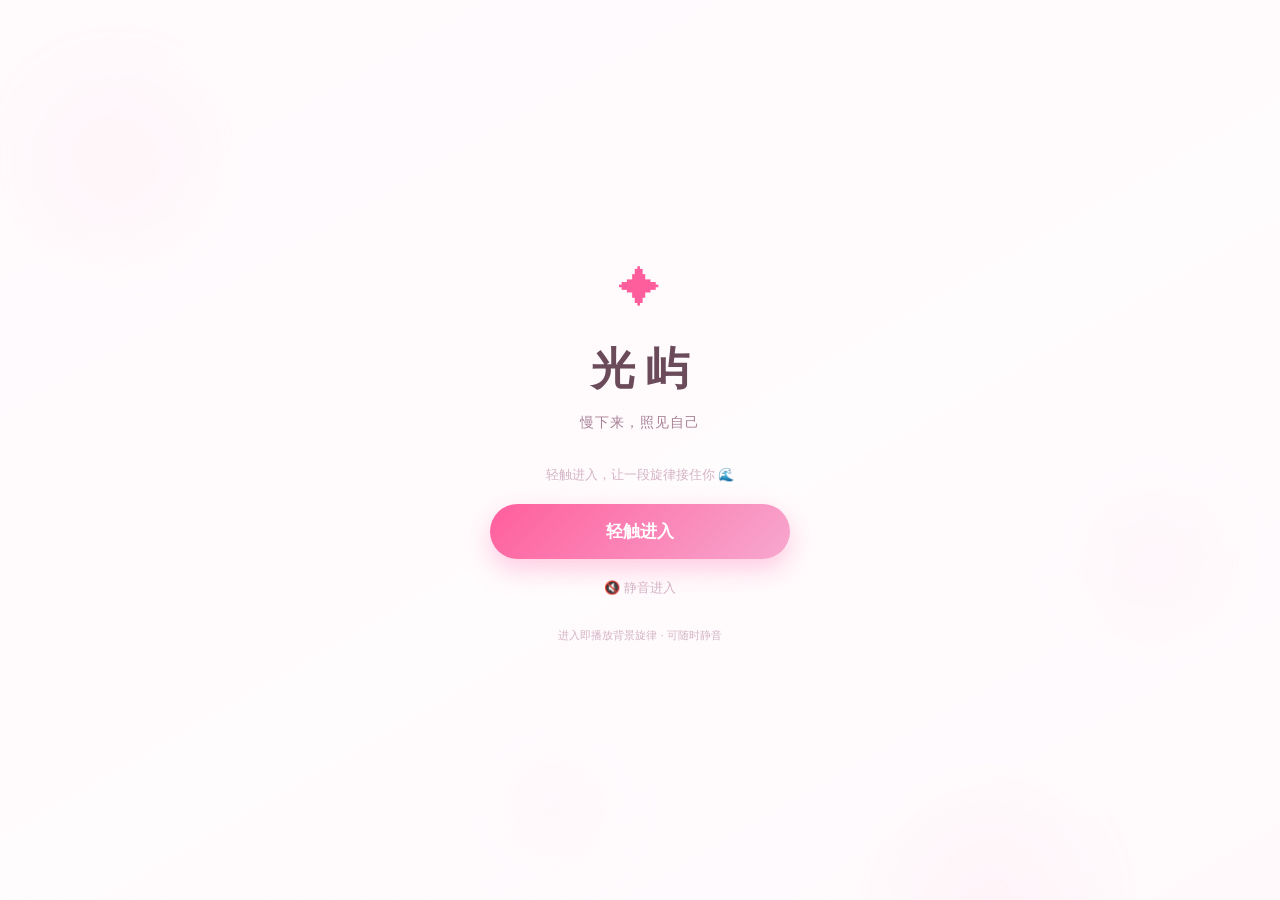
<file: mp-mini/index.html>
<!DOCTYPE html>
<html lang="zh-CN">
<head>
  <meta charset="UTF-8">
  <meta name="viewport" content="width=device-width, initial-scale=1.0, maximum-scale=1.0, user-scalable=no">
  <meta name="theme-color" content="#ffe9f3">
  <link rel="icon" href="data:image/svg+xml,%3Csvg xmlns='http://www.w3.org/2000/svg' viewBox='0 0 100 100'%3E%3Ctext y='0.9em' font-size='90'%3E%E2%9C%A6%3C/text%3E%3C/svg%3E">
  <title>光屿 · 心灵驿站</title>
  <link rel="stylesheet" href="css/style.css">
</head>
<body>
  <!-- 顶部导航 -->
  <header class="topbar">
    <div class="topbar-inner">
      <div class="brand">
        <span class="brand-mark">✦</span>
        <span class="brand-name">光屿</span>
      </div>
      <div class="topbar-actions">
        <button class="topbar-audio" id="btnSplashToggle" type="button" title="背景旋律" aria-label="背景旋律开关">🔊</button>
        <span class="date-label" id="todayLabel"></span>
      </div>
    </div>
  </header>

  <!-- 开屏 · 进入光屿 -->
  <div class="splash" id="splash">
    <div class="theme-bg" aria-hidden="true">
      <span class="orb o1"></span><span class="orb o2"></span><span class="orb o3"></span><span class="orb o4"></span>
    </div>
    <div class="splash-inner">
      <div class="splash-mark">✦</div>
      <h1 class="splash-name">光屿</h1>
      <p class="splash-sub">慢下来，照见自己</p>
      <p class="splash-tip" id="splashTip">轻触进入，让一段旋律接住你 🌊</p>
      <button class="splash-enter" id="btnEnter" type="button">轻触进入</button>
      <button class="splash-mute" id="btnSplashMute" type="button">🔇 静音进入</button>
      <p class="splash-foot">进入即播放背景旋律 · 可随时静音</p>
    </div>
  </div>

  <!-- 主内容区 -->
  <main class="app">
    <!-- 页面：首页 -->
    <section class="page active" id="page-home">
      <!-- 今日肯定语卡片 -->
      <div class="card affirmation-card">
        <div class="card-tag">今日肯定语</div>
        <p class="affirmation-text" id="affirmationText">加载中…</p>
        <p class="affirmation-source" id="affirmationSource" style="display:none;"></p>
        <div class="affirmation-actions">
          <button class="btn btn-ghost btn-sm" id="refreshAffirmation">换一条</button>
          <button class="btn btn-ghost btn-sm" id="saveAffirmation">收藏</button>
          <button class="btn btn-ghost btn-sm" id="shareAffirmation">分享</button>
        </div>
      </div>

      <!-- 今日 Tips -->
      <div class="card tip-card">
        <div class="card-tag">今日小 Tips</div>
        <p class="tip-text" id="tipText">加载中…</p>
      </div>

      <!-- 每日一牌 -->
      <div class="card daily-card" id="dailyCard">
        <div class="card-tag">今日一牌 · 塔罗指引</div>
        <div class="daily-inner" id="dailyInner">
          <div class="daily-loading">正在抽牌…</div>
        </div>
        <div class="daily-actions">
          <button class="btn btn-ghost btn-sm" id="btnDailyShare" type="button">分享</button>
          <button class="btn btn-ghost btn-sm" id="btnDailyRedraw" type="button">再抽一次</button>
        </div>
      </div>

      <!-- 快速入口 -->
      <div class="quick-grid">
        <button class="quick-item" data-nav="wish">
          <span class="quick-icon">🌙</span>
          <span class="quick-label">手记</span>
        </button>
        <button class="quick-item" data-nav="music">
          <span class="quick-icon">🎧</span>
          <span class="quick-label">定制音乐</span>
        </button>
      </div>
    </section>

    <!-- 页面：手记 -->
    <section class="page" id="page-wish">
      <div class="page-head">
        <button class="btn-back" data-nav="home">‹</button>
        <h2 class="page-title">我的手记</h2>
        <button class="btn btn-primary" id="btnNewWish" style="padding:8px 12px;font-size:18px;line-height:1;" title="写一段手记">+</button>
      </div>

      <div class="wish-list" id="wishList"></div>
      <div class="empty-state" id="wishEmpty">
        <p class="empty-icon">🕯️</p>
        <p>还没有手记，写下你的第一段想法吧</p>
      </div>
    </section>

    <!-- 页面：AI 旋律工坊 -->
    <section class="page" id="page-music">
      <div class="page-head">
        <button class="btn-back" data-nav="home">‹</button>
        <h2 class="page-title">AI 旋律工坊</h2>
      </div>
      <div class="subtabs" id="musicTabs">
        <button class="subtab active" type="button" data-sub="custom">🎵 AI 生成</button>
        <button class="subtab" type="button" data-sub="lib">📚 旋律库</button>
      </div>

      <!-- AI 生成（C+D：生日 + 偏好 → bgm-custom/ 本地旋律） -->
      <div id="musicCustom">
      <div class="card">
        <div class="card-tag">按生日生成旋律</div>
        <p class="upload-hint">基于你的出生月份与音乐偏好，从本地 AI 合成旋律库中匹配一段。仅为音乐风格探索，不构成命理、医疗或情感建议。</p>
        <form id="musicForm" class="music-form">
          <div class="form-group">
            <label>你的生日</label>
            <input type="date" id="birthday" class="form-input" max="2025-12-31">
          </div>
          <div class="form-group">
            <label>音乐情绪（想要的感觉）</label>
            <div class="chip-group" id="moodChips">
              <button type="button" class="chip active" data-mood="calm">平静</button>
              <button type="button" class="chip" data-mood="active">活力</button>
              <button type="button" class="chip" data-mood="sad">忧伤</button>
              <button type="button" class="chip" data-mood="hope">希望</button>
              <button type="button" class="chip" data-mood="focus">专注</button>
            </div>
          </div>
          <div class="form-group">
            <label>音色偏好</label>
            <div class="chip-group" id="toneChips">
              <button type="button" class="chip active" data-tone="bright">明亮</button>
              <button type="button" class="chip" data-tone="warm">温润</button>
              <button type="button" class="chip" data-tone="deep">沉稳</button>
              <button type="button" class="chip" data-tone="clear">清透</button>
              <button type="button" class="chip" data-tone="vast">深邃</button>
            </div>
          </div>
          <div class="form-group">
            <label>时长</label>
            <div class="chip-group" id="durChips">
              <button type="button" class="chip" data-dur="30">30 秒</button>
              <button type="button" class="chip active" data-dur="60">1 分钟</button>
              <button type="button" class="chip" data-dur="180">3 分钟</button>
            </div>
          </div>
          <div class="form-group">
            <label>给这段旋律取名（可选）</label>
            <input type="text" id="musicName" placeholder="例如：晨间旋律" maxlength="30">
          </div>
          <button type="submit" class="btn btn-primary btn-block" id="btnGenerate">匹配我的旋律</button>
        </form>
      </div>

      <!-- 生成结果 / 播放器（带主题动态背景） -->
      <div class="card player-card" id="playerCard" style="display:none;">
        <div class="theme-bg" aria-hidden="true">
          <canvas class="theme-fx"></canvas>
          <span class="orb o1"></span><span class="orb o2"></span><span class="orb o3"></span>
        </div>
        <div class="player-inner">
          <div class="player-visual" id="playerVisual" title="点击进入沉浸模式">✦</div>
          <div class="player-title" id="playerTitle">你的旋律</div>
          <div class="player-sub" id="playerSub"></div>
          <div class="player-controls">
            <button class="btn btn-primary" id="btnPlayPause">播放</button>
            <button class="btn btn-ghost" id="btnDownload">下载</button>
            <button class="btn btn-ghost" id="btnImmersive">沉浸</button>
          </div>
          <p class="player-note" id="playerNote"></p>
          <!-- 沉浸模式经文朗读 已删除 -->
        </div>
      </div>

      <!-- AI 提示词生成（已并入 AI 板块） -->
      <div class="card">
        <div class="card-tag">✨ AI 提示词生成 · 原创编曲</div>
        <p class="upload-hint">用一句话描述画面或情绪，AI 即时原创编曲——每次都不同、无版权风险。可指定乐器：钢琴 / 古筝 / 吉他 / 竖琴 / 弦乐 / 笛子 / 八音盒；还可写「白噪音大 / 白噪音小 / 无白噪音」「起伏大 / 平稳」「转调 / 稳定」。音调会自然游移、节奏不规则。</p>
        <div class="form-group">
          <input type="text" id="promptInput" class="lib-search" placeholder="描述你想要的旋律，如：宁静的雨夜钢琴曲" maxlength="60">
        </div>
        <div class="chip-group" id="promptQuick">
          <button type="button" class="chip" data-prompt="雨夜的钢琴 平静放松 白噪音大">🌧 雨夜钢琴</button>
          <button type="button" class="chip" data-prompt="古筝 森林晨光 鸟鸣 自然">🌲 古筝森林</button>
          <button type="button" class="chip" data-prompt="弦乐 深海冥想 海浪 起伏大">🌊 弦乐深海</button>
          <button type="button" class="chip" data-prompt="温暖治愈的吉他 舒缓 平稳">🎸 温暖吉他</button>
          <button type="button" class="chip" data-prompt="活力希望的八音盒 明亮 转调">⚡ 八音盒希望</button>
          <button type="button" class="chip" data-prompt="纯净的钢琴 无白噪音 稳定">🎹 纯净钢琴</button>
        </div>
        <div class="form-group">
          <label>给这段旋律取名（可选）</label>
          <input type="text" id="promptName" class="lib-search" placeholder="如：雨夜独白" maxlength="30">
        </div>
        <div class="gen-source" id="genSource">
          <button type="button" class="seg active" data-src="local">本地合成</button>
          <button type="button" class="seg" data-src="suno">🎚 Suno</button>
        </div>
        <button type="button" class="btn btn-primary btn-block" id="btnPromptGen">✨ 生成专属旋律</button>
      </div>

      <!-- Suno 创作（混合方案：本地合成为主，可选接 Suno 后端代理生成） -->
      <div class="card">
        <div class="card-tag">🎚 用 Suno 创作（后端代理）</div>
        <p class="upload-hint">想「一键生成」Suno，需要你部署一个代持密钥的小代理（Cloudflare Worker，密钥只存在你的 Worker 里，浏览器永不接触）。部署好后在下方填地址，再用上方「🎚 Suno」按钮直接生成。也支持手动上传 mp3 / 粘贴链接导入。</p>
        <div class="form-group">
          <label>你的 Suno 代理地址（Cloudflare Worker 地址）</label>
          <input type="text" id="sunoProxy" class="lib-search" placeholder="https://你的-worker.workers.dev">
          <small class="form-hint">代理代码已放项目 suno-proxy/worker.js；部署步骤问我。地址会保存在本机。</small>
        </div>
        <div class="form-group">
          <label>名称（可选，用于上传 / 链接导入）</label>
          <input type="text" id="sunoName" class="lib-search" placeholder="如：我的 Suno 小样" maxlength="30">
        </div>
        <div class="form-group">
          <label>粘贴 Suno 分享链接（可选，自动抓取）</label>
          <div class="suno-url-row">
            <input type="text" id="sunoUrl" class="lib-search" placeholder="https://suno.com/s/...">
            <button type="button" class="btn btn-ghost" id="btnSunoUrl">抓取</button>
          </div>
          <small class="form-hint">若链接无法直接抓取（跨域限制），请到 Suno 下载 mp3 后点下方上传。</small>
        </div>
        <button type="button" class="btn btn-primary btn-block" id="btnSunoUpload">⬆ 上传 Suno 的 mp3 播放</button>
        <input type="file" id="sunoFileInput" accept="audio/*,.mp3,.wav,.m4a,.ogg" style="display:none;">
      </div>

      </div><!-- /musicCustom -->

      <!-- 旋律库（本地 AI 合成库 + 我的上传） -->
      <div id="musicLib">
      <div class="card">
        <div class="card-tag">🎵 旋律库</div>
        <p class="upload-hint">本地 AI 合成的旋律库，每首都随机生成、不重样，按情绪 / 音色搜索与试听。也能上传你自己的 mp3 当背景旋律。</p>
        <div class="lib-tools">
          <input type="text" id="libSearch" class="lib-search" placeholder="搜索调性 / BPM / 情绪…">
          <div class="chip-group lib-filter" id="libFilterChips">
            <button type="button" class="chip active" data-goal="all">全部</button>
            <button type="button" class="chip" data-goal="calm">平静</button>
            <button type="button" class="chip" data-goal="active">活力</button>
            <button type="button" class="chip" data-goal="sad">忧伤</button>
            <button type="button" class="chip" data-goal="hope">希望</button>
            <button type="button" class="chip" data-goal="focus">专注</button>
          </div>
        </div>
        <div class="lib-section">
          <div class="lib-section-title">🎼 AI 旋律库</div>
          <div class="music-list" id="presetList"></div>
        </div>
        <div class="lib-section">
          <div class="lib-section-title">📥 我上传的</div>
          <div class="form-group">
            <label>分类</label>
            <div class="chip-group" id="importGoalChips">
              <button type="button" class="chip active" data-goal="calm">平静</button>
              <button type="button" class="chip" data-goal="active">活力</button>
              <button type="button" class="chip" data-goal="sad">忧伤</button>
              <button type="button" class="chip" data-goal="hope">希望</button>
              <button type="button" class="chip" data-goal="focus">专注</button>
            </div>
          </div>
          <button type="button" class="btn btn-ghost btn-block" id="btnImportMusic">＋ 上传音乐文件</button>
          <input type="file" id="importFileInput" accept="audio/*,.mp3,.wav,.m4a,.ogg" multiple style="display:none;">
          <div class="music-list" id="importList"></div>
        </div>
      </div>
      </div><!-- /musicLib -->

      <!-- 子板块：经文库 已删除 -->
    </section>

    <!-- 页面：占卜（塔罗 + 星骰） -->
    <section class="page" id="page-divination">
      <div class="page-head">
        <h2 class="page-title">🔮 占卜 · 指引</h2>
      </div>
      <div class="subtabs" id="divTabs">
        <button class="subtab active" type="button" data-sub="tarot">🔮 塔罗</button>
        <button class="subtab" type="button" data-sub="stardice">🔯 星骰</button>
        <button class="subtab" type="button" data-sub="oracle">🃏 神谕卡</button>
        <button class="subtab" type="button" data-sub="runes">ᚱ 卢恩</button>
        <button class="subtab" type="button" data-sub="pendulum">🪀 灵摆</button>
      </div>
      <div id="divTarot">
      <div class="page-head">
        <button class="btn-back" id="tarotBack" style="display:none;">‹</button>
        <h2 class="page-title" id="tarotTitle">🔮 塔罗 · 牌阵解读</h2>
      </div>

      <!-- 步骤一：提问 + 选排阵 -->
      <div class="card" id="tarotSetup">
        <div class="card-tag">先提问 · 选排阵 · 洗牌抽牌</div>
        <div class="form-group">
          <label>你此刻想问的问题（心里默念也行）</label>
          <textarea id="tarotQuestion" class="tarot-question" rows="2" maxlength="60" placeholder="例如：这段时间我在感情上该注意什么？"></textarea>
        </div>
        <div class="form-group">
          <label>选择排阵</label>
          <div class="spread-chips" id="spreadChips">
            <button type="button" class="spread-chip active" data-spread="time">三张阵 · 过去/现在/未来</button>
            <button type="button" class="spread-chip" data-spread="rel">关系阵 · 你/对方/走向</button>
            <button type="button" class="spread-chip" data-spread="choice">抉择阵 · 现状/A/B</button>
          </div>
        </div>
        <button type="button" class="btn btn-primary btn-block" id="btnShuffle">🔀 去洗牌抽牌</button>
        <p class="tarot-tip" id="tarotTip">写下问题、选好排阵，再洗牌抽牌。</p>
      </div>

      <!-- 步骤二：从 78 张里亲手抽牌 -->
      <div class="card" id="tarotDraw" style="display:none;">
        <div class="card-tag" id="tarotDrawTag">凭直觉抽牌</div>
        <div class="tarot-progress">
          <div class="tarot-progress-bar"><span class="tarot-progress-fill" id="tarotProgressFill"></span></div>
          <div class="tarot-progress-label" id="tarotProgressLabel">已抽 0 / 3</div>
        </div>
        <p class="tarot-tip" id="tarotDrawTip">闭上眼，凭第一直觉轻触牌背抽牌；抽满即自动开牌。</p>
        <div class="tarot-deck-grid" id="tarotDeckGrid"></div>
        <div class="tarot-actions">
          <button type="button" class="btn btn-ghost btn-sm" id="btnBackSetup">返回修改</button>
          <button type="button" class="btn btn-ghost btn-sm" id="btnReshuffle">重新洗牌</button>
        </div>
      </div>

      <!-- 步骤三：牌阵结果 + 解读 -->
      <div class="card" id="tarotResult" style="display:none;">
        <div class="card-tag" id="posCardTag">牌阵</div>
        <div class="tarot-positions" id="tarotPositions"></div>
        <div class="tarot-actions" id="tarotResultActions" style="display:none;">
          <button type="button" class="btn btn-ghost btn-sm" id="btnRedraw">重新抽牌</button>
          <button type="button" class="btn btn-ghost btn-sm" id="btnTarotShare">分享</button>
        </div>
      </div>

      <div class="card tarot-read-card" id="tarotRead" style="display:none;"></div>
      <div class="tarot-lightbox" id="tarotLightbox" style="display:none;"><div class="lb-body"></div></div>
      </div>

      <!-- 子板块：星骰（合并自原 page-stardice） -->
      <div id="divStardice" style="display:none;">
        <div class="page-head">
          <h2 class="page-title">🔯 星骰 · 星象指引</h2>
        </div>

        <div class="card">
          <div class="card-tag">三枚星骰 · 行星 / 星座 / 宫位</div>
          <p class="upload-hint">星骰（Astral Dice）是西方星象占卜：行星骰说「什么能量」、星座骰说「以什么姿态」、宫位骰说「落在哪个人生领域」。静心默念问题，掷下三枚。</p>
          <div class="form-group">
            <label>你此刻想问的问题（心里默念也行）</label>
            <textarea id="astroQuestion" class="tarot-question" rows="2" maxlength="60" placeholder="例如：这段时间我该把精力放在哪里？"></textarea>
          </div>
          <button type="button" class="btn btn-primary btn-block" id="btnAstroRoll">🎲 掷三枚星骰</button>
        </div>

        <div class="card" id="astroResult" style="display:none;">
          <div class="card-tag">星骰落定</div>
          <div class="astro-dice" id="astroDice"></div>
          <div class="astro-reading" id="astroReading"></div>
          <div class="tarot-actions">
            <button type="button" class="btn btn-ghost btn-sm" id="btnAstroAgain">再掷一次</button>
          </div>
        </div>

        <div class="card" id="astroHistoryCard" style="display:none;">
          <div class="card-tag">最近的星骰</div>
          <div id="astroHistory"></div>
        </div>
      </div>

      <!-- 子板块：神谕卡 -->
      <div id="divOracle" style="display:none;">
        <div class="page-head">
          <h2 class="page-title">🃏 神谕卡 · 直觉指引</h2>
        </div>
        <div class="card">
          <div class="card-tag">静心默念你的问题，抽一张</div>
          <p class="upload-hint">神谕卡是给直觉的一句温柔提醒，不是预言。你心里早就知道答案，它只是帮你听见。</p>
          <button type="button" class="btn btn-primary btn-block" id="btnOracleDraw">🃏 抽一张神谕卡</button>
        </div>
        <div class="card" id="oracleResult" style="display:none;">
          <div class="oracle-card" id="oracleCard"></div>
          <div class="tarot-actions">
            <button type="button" class="btn btn-ghost btn-sm" id="btnOracleAgain">再抽一张</button>
          </div>
        </div>
        <div class="card" id="oracleHistoryCard" style="display:none;">
          <div class="card-tag">最近抽过的神谕卡</div>
          <div id="oracleHistory"></div>
        </div>
      </div>

      <!-- 子板块：卢恩符文 -->
      <div id="divRunes" style="display:none;">
        <div class="page-head">
          <h2 class="page-title">ᚱ 卢恩符文 · 北欧古字母</h2>
        </div>
        <div class="card">
          <div class="card-tag">想一件事，掷出一枚符文</div>
          <p class="upload-hint">卢恩是北欧古老的符号，每一枚都带着一种能量与提醒。当作自我对话的入口就好。</p>
          <button type="button" class="btn btn-primary btn-block" id="btnRuneDraw">ᚱ 掷一枚符文</button>
        </div>
        <div class="card" id="runeResult" style="display:none;">
          <div class="rune-card" id="runeCard"></div>
          <div class="tarot-actions">
            <button type="button" class="btn btn-ghost btn-sm" id="btnRuneAgain">再掷一枚</button>
          </div>
        </div>
        <div class="card" id="runeHistoryCard" style="display:none;">
          <div class="card-tag">最近掷出的符文</div>
          <div id="runeHistory"></div>
        </div>
      </div>

      <!-- 子板块：灵摆 -->
      <div id="divPendulum" style="display:none;">
        <div class="page-head">
          <h2 class="page-title">🪀 灵摆 · 是/否指引</h2>
        </div>
        <div class="card">
          <div class="card-tag">在心里问一个能答"是/否"的问题</div>
          <p class="upload-hint">灵摆帮你把潜意识里的倾向，显成"是 / 否 / 再等等"。它映的是你已有的感觉，不是标准答案。</p>
          <div class="form-group">
            <label>你的问题（心里问也行）</label>
            <textarea id="pendulumQuestion" class="tarot-question" rows="2" maxlength="60" placeholder="例如：这件事现在适合推进吗？"></textarea>
          </div>
          <button type="button" class="btn btn-primary btn-block" id="btnPendulumAsk">🪀 让灵摆回答</button>
        </div>
        <div class="card" id="pendulumResult" style="display:none;">
          <div class="pendulum-ans" id="pendulumAns"></div>
          <div class="tarot-actions">
            <button type="button" class="btn btn-ghost btn-sm" id="btnPendulumAgain">再问一次</button>
          </div>
        </div>
        <div class="card" id="pendulumHistoryCard" style="display:none;">
          <div class="card-tag">最近的灵摆回答</div>
          <div id="pendulumHistory"></div>
        </div>
      </div>
    </section>

    <!-- 页面：命理（八字 + 紫微） -->
    <section class="page" id="page-destiny">
      <div class="page-head">
        <h2 class="page-title">📿 命理</h2>
      </div>
      <div class="subtabs" id="destTabs">
        <button class="subtab active" type="button" data-sub="fate">📿 八字</button>
        <button class="subtab" type="button" data-sub="ziwei">🪐 紫微斗数</button>
        <button class="subtab" type="button" data-sub="astro">🌞 星盘</button>
        <button class="subtab" type="button" data-sub="numero">🔢 数字命理</button>
      </div>
      <div id="destFate">
      <div class="page-head">
        <h2 class="page-title">📿 命理 · 八字</h2>
      </div>

      <div class="card">
        <div class="card-tag">你的四柱八字</div>
        <p class="upload-hint">输入出生信息，本地即时排盘。仅供趣味参考，不作专业命理依据。</p>
        <form id="fateForm" class="music-form">
          <div class="form-group">
            <label>出生日期</label>
            <input type="date" id="fateDate" required>
          </div>
          <div class="form-group">
            <label>出生时辰（可选，越准越完整）</label>
            <select id="fateHour">
              <option value="">不详 / 暂不填</option>
              <option value="0">子时 23:00–00:59</option>
              <option value="1">丑时 01:00–02:59</option>
              <option value="3">寅时 03:00–04:59</option>
              <option value="5">卯时 05:00–06:59</option>
              <option value="7">辰时 07:00–08:59</option>
              <option value="9">巳时 09:00–10:59</option>
              <option value="11">午时 11:00–12:59</option>
              <option value="13">未时 13:00–14:59</option>
              <option value="15">申时 15:00–16:59</option>
              <option value="17">酉时 17:00–18:59</option>
              <option value="19">戌时 19:00–20:59</option>
              <option value="21">亥时 21:00–22:59</option>
              <option value="23">晚子时 23:00–23:59（取次日日干）</option>
            </select>
          </div>
          <div class="form-group">
            <label>性别（可选，仅作记录）</label>
            <div class="chip-group" id="fateGenderChips">
              <button type="button" class="chip" data-gender="男">男</button>
              <button type="button" class="chip" data-gender="女">女</button>
            </div>
          </div>
          <button type="submit" class="btn btn-primary btn-block" id="btnFate">解读我的八字</button>
        </form>
      </div>

      <div class="card fate-result" id="fateResult" style="display:none;">
        <div class="fate-pillars" id="fatePillars"></div>
        <div class="fate-row">
          <span class="fate-k">日主</span>
          <span class="fate-v" id="fateDayMaster"></span>
        </div>
        <div class="fate-row">
          <span class="fate-k">身强身弱</span>
          <span class="fate-v" id="fateStrength"></span>
        </div>
        <div class="fate-elements">
          <div class="fate-elements-title">调性偏好分布</div>
          <div class="wu-bars" id="fateWuBars"></div>
        </div>
        <div class="fate-note" id="fateNote"></div>
        <div class="tarot-actions"><button type="button" class="btn btn-ghost btn-sm" id="btnFateShare">分享</button></div>
        <p class="fate-disclaimer">＊ 以上为趣味算法排盘，节气以公历近似日期估算，仅供自我觉察与放松参考，请勿用于人生重大决策。</p>
      </div>
      </div>

      <!-- 子板块：紫微（合并自原 page-ziwei） -->
      <div id="destZiwei" style="display:none;">
        <div class="page-head">
          <h2 class="page-title">🪐 命理 · 紫微斗数</h2>
        </div>

        <div class="card">
          <div class="card-tag">排出你的紫微命盘</div>
          <p class="upload-hint">输入出生信息，本地即时排盘。趣味参考，不作专业命理依据。</p>
          <form id="ziweiForm" class="music-form">
            <div class="form-group">
              <label>出生日期</label>
              <input type="date" id="ziweiDate" required>
            </div>
            <div class="form-group">
              <label>出生时辰（可选，越准越完整）</label>
              <select id="ziweiHour">
                <option value="">不详 / 暂不填</option>
                <option value="0">子时 23:00–00:59</option>
                <option value="1">丑时 01:00–02:59</option>
                <option value="3">寅时 03:00–04:59</option>
                <option value="5">卯时 05:00–06:59</option>
                <option value="7">辰时 07:00–08:59</option>
                <option value="9">巳时 09:00–10:59</option>
                <option value="11">午时 11:00–12:59</option>
                <option value="13">未时 13:00–14:59</option>
                <option value="15">申时 15:00–16:59</option>
                <option value="17">酉时 17:00–18:59</option>
                <option value="19">戌时 19:00–20:59</option>
                <option value="21">亥时 21:00–22:59</option>
                <option value="23">晚子时 23:00–23:59（取次日日干）</option>
              </select>
            </div>
            <div class="form-group">
              <label>性别（可选，仅作记录）</label>
              <div class="chip-group" id="ziweiGenderChips">
                <button type="button" class="chip" data-gender="男">男</button>
                <button type="button" class="chip" data-gender="女">女</button>
              </div>
            </div>
            <button type="submit" class="btn btn-primary btn-block" id="btnZiwei">排出我的命盘</button>
          </form>
        </div>

        <div class="card ziwei-result" id="ziweiResult" style="display:none;">
          <div class="ziwei-summary" id="ziweiSummary"></div>
          <div class="ziwei-board" id="ziweiBoard"></div>
          <div class="ziwei-sihua" id="ziweiSihua"></div>
          <div class="ziwei-legend" id="ziweiLegend"></div>
          <div class="tarot-actions"><button type="button" class="btn btn-ghost btn-sm" id="btnZiweiShare">分享</button></div>
          <p class="ziwei-disclaimer">＊ 以上为趣味算法排盘，以公历生日近似（忽略精确农历/闰月/节气），仅供自我觉察与放松参考，请勿用于人生重大决策。</p>
        </div>
      </div>

      <!-- 子板块：西洋星盘（太阳 / 月亮 / 上升 排盘） -->
      <div id="destAstro" style="display:none;">
        <div class="page-head">
          <h2 class="page-title">🌞 命理 · 西洋星盘</h2>
        </div>
        <div class="card">
          <div class="card-tag">出生信息</div>
          <p class="upload-hint">填写出生日期、具体时间与出生地（市 + 区），为你排出十行星落座、十二宫位与相位，再做解读。时间的准确度直接决定上升与宫位，越准越接近真实。趣味参考，非专业占星依据。</p>
          <form id="astroForm" class="music-form">
            <div class="form-group">
              <label>出生日期</label>
              <input type="date" id="astroDate" required>
            </div>
            <div class="form-group">
              <label>出生时间</label>
              <input type="time" id="astroTime" required>
              <small class="form-hint">用于推算上升星座与十二宫位</small>
            </div>
            <div class="form-two">
              <div class="form-group">
                <label>出生城市</label>
                <select id="astroCity"></select>
              </div>
              <div class="form-group">
                <label>区 / 县</label>
                <select id="astroDistrict"></select>
              </div>
            </div>
            <button type="submit" class="btn btn-primary btn-block" id="btnAstro">排出我的星盘</button>
          </form>
        </div>
        <div class="card astro-result" id="astroResultNatal" style="display:none;">
          <div class="card-tag">本命星盘</div>
          <div class="chart-wrap" id="astroWheel"></div>
          <div class="chart-legend" id="astroLegend"></div>
          <div class="astro-big3" id="astroBig3"></div>
          <div class="astro-sec-title">行星落座</div>
          <div class="astro-table" id="astroPlanets"></div>
          <div class="astro-sec-title" id="astroAspectTitle">主要相位</div>
          <div class="astro-aspects" id="astroAspects"></div>
          <div class="astro-sec-title">解读</div>
          <div class="astro-readings" id="astroReadings"></div>
          <div class="tarot-actions">
            <button type="button" class="btn btn-ghost btn-sm" id="btnAstroSynastry">双人合盘</button>
            <button type="button" class="btn btn-ghost btn-sm" id="btnAstroShare">分享</button>
          </div>
          <div class="astro-synastry" id="astroSynastry" style="display:none;"></div>
        </div>
        <div class="card" id="astroWhistoryCard" style="display:none;">
          <div class="card-tag">排过的星盘</div>
          <div id="astroWhistory"></div>
        </div>
      </div>

      <!-- 子板块：数字命理 -->
      <div id="destNumero" style="display:none;">
        <div class="page-head">
          <h2 class="page-title">🔢 命理 · 数字命理</h2>
        </div>
        <div class="card">
          <div class="card-tag">生命数字 Life Path</div>
          <p class="upload-hint">用出生年月日算出你的生命数字，看看这辈子偏爱的节奏与课题。趣味参考。</p>
          <form id="numeroForm" class="music-form">
            <div class="form-group">
              <label>出生日期</label>
              <input type="date" id="numeroDate" required>
            </div>
            <button type="submit" class="btn btn-primary btn-block" id="btnNumero">算出我的生命数字</button>
          </form>
        </div>
        <div class="card numero-result" id="numeroResult" style="display:none;">
          <div class="numero-num" id="numeroNum"></div>
          <div class="numero-name" id="numeroName"></div>
          <div class="numero-text" id="numeroText"></div>
          <div class="tarot-actions">
            <button type="button" class="btn btn-ghost btn-sm" id="btnNumeroShare">分享</button>
          </div>
        </div>
      </div>
    </section>

    <!-- 页面：我的 -->
    <section class="page" id="page-mine">
      <div class="page-head">
        <h2 class="page-title">我的光屿</h2>
      </div>

      <!-- 身份区（展示态 / 编辑态） -->
      <div class="card mine-profile" id="mineProfileView">
        <div class="mine-hero">
          <button class="mine-avatar" id="mineAvatar" type="button" title="点击更换头像">🌟</button>
          <div class="mine-id">
            <div class="mine-name-row">
              <span class="mine-name" id="mineName">旅人</span>
              <span class="mine-badge" id="mineLevel">初见</span>
            </div>
            <div class="mine-mood" id="mineMood">在这里，慢下来，照见自己。</div>
            <div class="mine-since" id="mineSince"></div>
          </div>
          <button class="btn btn-ghost btn-sm" id="btnEditProfile" type="button">编辑</button>
        </div>
      </div>

      <div class="card mine-edit" id="mineProfileEdit" style="display:none;">
        <div class="card-tag">编辑我的资料</div>
        <div class="form-group">
          <label>选择头像</label>
          <div class="mine-avatar-grid" id="mineAvatarGrid"></div>
        </div>
        <div class="form-group">
          <label>昵称</label>
          <input type="text" id="editName" maxlength="12" placeholder="给自己起个名字">
        </div>
        <div class="form-group">
          <label>此刻心情 / 签名</label>
          <input type="text" id="editMood" maxlength="30" placeholder="写一句此刻的心情">
        </div>
        <div class="mine-edit-actions">
          <button class="btn btn-ghost btn-sm" id="btnCancelEdit" type="button">取消</button>
          <button class="btn btn-primary btn-sm" id="btnSaveProfile" type="button">保存</button>
        </div>
      </div>

      <!-- 数据看板 -->
      <div class="card">
        <div class="card-tag">我的足迹</div>
        <div class="mine-stats" id="mineStats"></div>
      </div>

      <!-- 命理画像速览 -->
      <div class="card" id="mineBaziCard">
        <div class="card-tag">命理画像 · 八字速览</div>
        <div id="mineBazi"></div>
      </div>

      <!-- 我的内容归档 -->
      <div class="card">
        <div class="card-tag">我的内容</div>
        <div class="mine-subtabs" id="mineSubTabs">
          <button class="mine-subtab active" type="button" data-arc="wishes">手记</button>
          <button class="mine-subtab" type="button" data-arc="affirm">收藏肯定语</button>
          <button class="mine-subtab" type="button" data-arc="tarot">塔罗记录</button>
        </div>
        <div id="mineArchive"></div>
      </div>

      <!-- 成就分享卡 -->
      <div class="card">
        <div class="card-tag">成就分享卡</div>
        <p class="upload-hint">把你在光屿的足迹，生成一张总结卡片，保存或分享给朋友。</p>
        <button class="btn btn-primary btn-block" id="btnShareCard" type="button">生成我的光屿卡片</button>
        <div id="mineShareCard" style="display:none;"></div>
      </div>

      <!-- 升级 / 真人导师（规划入口） -->
      <div class="card">
        <div class="card-tag">更多</div>
        <div class="mine-entry-list">
          <button class="mine-entry" id="entryVip" type="button">
            <span class="mine-entry-icon">👑</span>
            <span class="mine-entry-txt"><b>光屿会员</b><i>AI 无限对话 · 全部牌阵</i></span>
            <span class="mine-entry-tag">规划中</span>
          </button>
          <button class="mine-entry" id="entryMentor" type="button">
            <span class="mine-entry-icon">🕊️</span>
            <span class="mine-entry-txt"><b>真人陪伴</b><i>专业对话与倾听</i></span>
            <span class="mine-entry-tag">规划中</span>
          </button>
        </div>
      </div>

      <!-- 设置 -->
      <div class="card">
        <div class="card-tag">设置</div>
        <div class="mine-entry-list">
          <button class="mine-entry" id="btnExportData" type="button">
            <span class="mine-entry-icon">📤</span>
            <span class="mine-entry-txt"><b>导出我的数据</b><i>把手记、记录备份成 JSON 文件</i></span>
            <span class="mine-entry-arrow">›</span>
          </button>
          <button class="mine-entry" id="btnClearData" type="button">
            <span class="mine-entry-icon">🧹</span>
            <span class="mine-entry-txt mine-danger"><b>清空本地数据</b><i>删除本机全部记录，不可恢复</i></span>
            <span class="mine-entry-arrow">›</span>
          </button>
        </div>
        <p class="mine-disclaimer">
          ＊ 你的数据全部保存在本机浏览器，不上传服务器。
          塔罗与命理内容为趣味参考，不构成专业心理或命理建议；
          如你正经历强烈情绪困扰，请及时寻求专业帮助。
        </p>
      </div>
    </section>

  </main>

  <!-- 底部 Tab 栏 -->
  <nav class="tabbar">
    <button class="tab-item active" data-nav="home">
      <span class="tab-icon">✦</span>
      <span class="tab-label">今日</span>
    </button>
    <button class="tab-item" data-nav="wish">
      <span class="tab-icon">🌙</span>
      <span class="tab-label">手记</span>
    </button>
    <button class="tab-item" data-nav="music">
      <span class="tab-icon">🎧</span>
      <span class="tab-label">音乐</span>
    </button>
    <button class="tab-item" data-nav="divination">
      <span class="tab-icon">🔮</span>
      <span class="tab-label">占卜</span>
    </button>
    <button class="tab-item" data-nav="destiny">
      <span class="tab-icon">📿</span>
      <span class="tab-label">命理</span>
    </button>
    <button class="tab-item" data-nav="mine">
      <span class="tab-icon">🪷</span>
      <span class="tab-label">我的</span>
    </button>
  </nav>

  <!-- 手记弹窗 -->
  <div class="modal" id="wishModal" style="display:none;">
    <div class="modal-mask" data-close="wishModal"></div>
    <div class="modal-body">
      <div class="modal-head">
        <h3 id="wishModalTitle">写一段手记</h3>
        <button class="modal-close" data-close="wishModal">✕</button>
      </div>
      <form id="wishForm">
        <div class="form-group">
          <label>内容</label>
          <input type="text" id="wishText" placeholder="例如：今天的小确幸或想法…" maxlength="60" required>
        </div>
        <div class="form-group">
          <label>分类标签</label>
          <div class="chip-group" id="wishCatChips">
            <button type="button" class="chip active" data-cat="爱情">爱情</button>
            <button type="button" class="chip" data-cat="事业">事业</button>
            <button type="button" class="chip" data-cat="财富">财富</button>
            <button type="button" class="chip" data-cat="健康">健康</button>
            <button type="button" class="chip" data-cat="成长">成长</button>
          </div>
        </div>
        <div class="form-group">
          <label>期望期限（可选）</label>
          <input type="date" id="wishDeadline">
        </div>
        <button type="submit" class="btn btn-primary btn-block">保存</button>
      </form>
    </div>
  </div>

  <!-- 沉浸模式 / 播放屏保（全屏纯净主题图，无文字遮挡；点按屏幕唤出控件，3 秒后自动隐藏） -->
  <div class="screensaver" id="screensaver" style="display:none;">
    <div class="theme-bg" aria-hidden="true">
      <canvas class="theme-fx"></canvas>
      <span class="orb o1"></span><span class="orb o2"></span><span class="orb o3"></span><span class="orb o4"></span>
    </div>
    <!-- ssScripture 沉浸字幕 已删除 -->
    <div class="ss-content">
      <div class="ss-controls">
        <button class="btn btn-primary" id="btnSsPlay">暂停</button>
        <button class="btn btn-ghost" id="btnSsClose">退出沉浸</button>
      </div>
    </div>
  </div>

  <!-- Toast 提示 -->
  <div class="toast" id="toast"></div>

  <!-- Suno 生成中遮罩 -->
  <div id="sunoGenOverlay" class="suno-overlay" style="display:none;">
    <div class="suno-overlay-box">
      <div class="suno-spinner"></div>
      <div id="sunoGenText">Suno 生成中…</div>
      <div class="suno-overlay-hint">通常在 30–60 秒，请稍候</div>
    </div>
  </div>

  <script src="js/data.js"></script>
  <script src="js/app.js"></script>
</body>
</html>
</file>
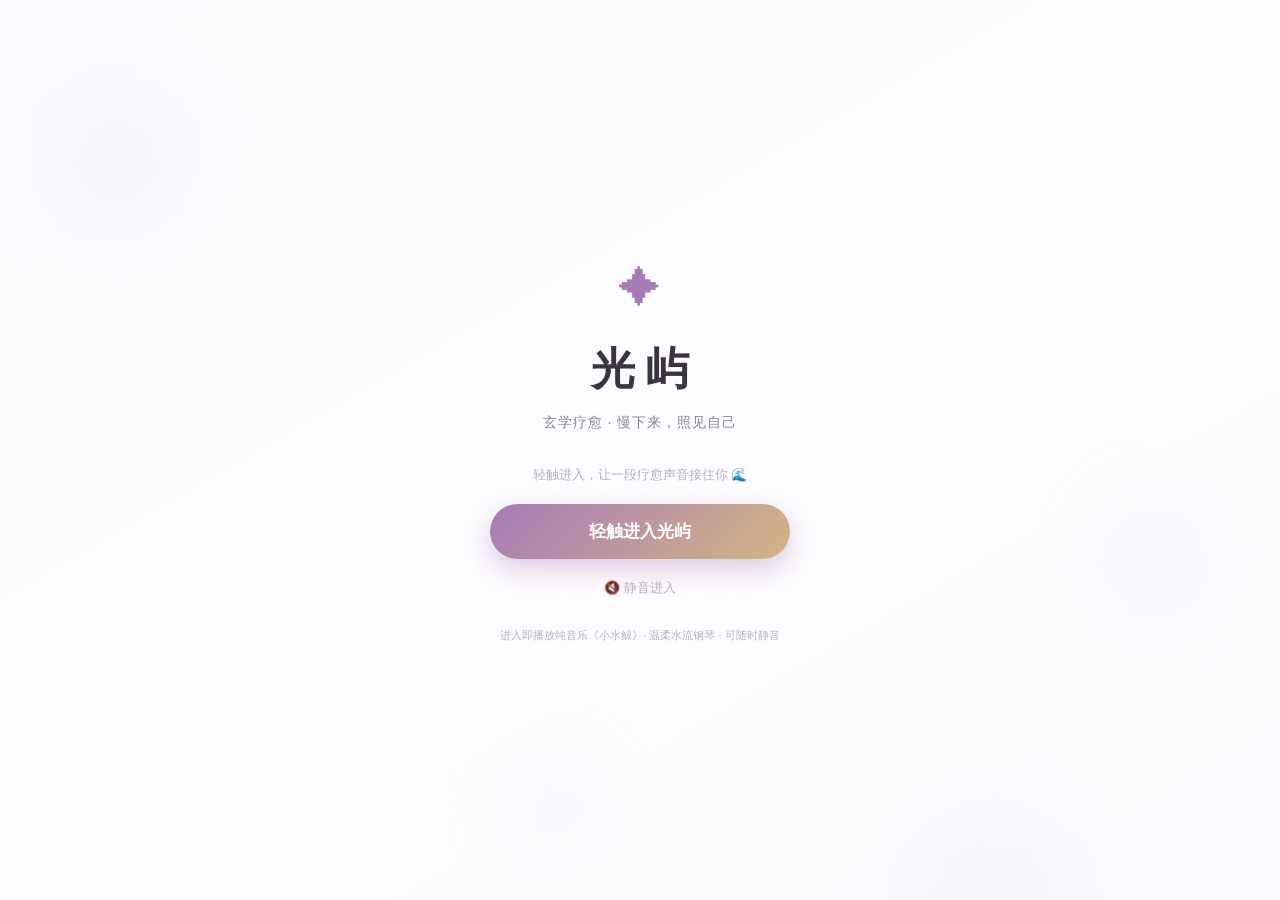
<file: mvp/index.html>
<!DOCTYPE html>
<html lang="zh-CN">
<head>
  <meta charset="UTF-8">
  <meta name="viewport" content="width=device-width, initial-scale=1.0, maximum-scale=1.0, user-scalable=no">
  <meta name="theme-color" content="#faf7f2">
  <link rel="icon" href="data:image/svg+xml,%3Csvg xmlns='http://www.w3.org/2000/svg' viewBox='0 0 100 100'%3E%3Ctext y='0.9em' font-size='90'%3E%E2%9C%A6%3C/text%3E%3C/svg%3E">
  <title>光屿 · 玄学疗愈</title>
  <link rel="stylesheet" href="css/style.css">
</head>
<body>
  <!-- 顶部导航 -->
  <header class="topbar">
    <div class="topbar-inner">
      <div class="brand">
        <span class="brand-mark">✦</span>
        <span class="brand-name">光屿</span>
      </div>
      <div class="topbar-actions">
        <button class="topbar-audio" id="btnSplashToggle" type="button" title="疗愈背景音" aria-label="疗愈背景音开关">🔊</button>
        <span class="date-label" id="todayLabel"></span>
      </div>
    </div>
  </header>

  <!-- 开屏 · 进入光屿（轻触进入即播放纯音乐《小水鲸》）-->
  <div class="splash" id="splash">
    <div class="theme-bg" aria-hidden="true">
      <span class="orb o1"></span><span class="orb o2"></span><span class="orb o3"></span><span class="orb o4"></span>
    </div>
    <div class="splash-inner">
      <div class="splash-mark">✦</div>
      <h1 class="splash-name">光屿</h1>
      <p class="splash-sub">玄学疗愈 · 慢下来，照见自己</p>
      <p class="splash-tip" id="splashTip">轻触进入，让一段疗愈声音接住你 🌊</p>
      <button class="splash-enter" id="btnEnter" type="button">轻触进入光屿</button>
      <button class="splash-mute" id="btnSplashMute" type="button">🔇 静音进入</button>
      <p class="splash-foot">进入即播放纯音乐《小水鲸》· 温柔水流钢琴 · 可随时静音</p>
    </div>
  </div>

  <!-- 主内容区 -->
  <main class="app">
    <!-- 页面：首页 -->
    <section class="page active" id="page-home">
      <!-- 今日肯定语卡片 -->
      <div class="card affirmation-card">
        <div class="card-tag">今日肯定语</div>
        <p class="affirmation-text" id="affirmationText">加载中…</p>
        <p class="affirmation-source" id="affirmationSource" style="display:none;"></p>
        <div class="affirmation-actions">
          <button class="btn btn-ghost btn-sm" id="refreshAffirmation">换一条</button>
          <button class="btn btn-ghost btn-sm" id="saveAffirmation">收藏</button>
          <button class="btn btn-ghost btn-sm" id="shareAffirmation">分享</button>
        </div>
      </div>

      <!-- 今日 Tips -->
      <div class="card tip-card">
        <div class="card-tag">今日小 Tips</div>
        <p class="tip-text" id="tipText">加载中…</p>
      </div>

      <!-- 每日一牌 -->
      <div class="card daily-card" id="dailyCard">
        <div class="card-tag">今日一牌 · 塔罗指引</div>
        <div class="daily-inner" id="dailyInner">
          <div class="daily-loading">正在抽牌…</div>
        </div>
        <div class="daily-actions">
          <button class="btn btn-ghost btn-sm" id="btnDailyShare" type="button">分享</button>
          <button class="btn btn-ghost btn-sm" id="btnDailyRedraw" type="button">再抽一次</button>
        </div>
      </div>

      <!-- 快速入口 -->
      <div class="quick-grid">
        <button class="quick-item" data-nav="wish">
          <span class="quick-icon">🌙</span>
          <span class="quick-label">许愿</span>
        </button>
        <button class="quick-item" data-nav="music">
          <span class="quick-icon">🎧</span>
          <span class="quick-label">定制音乐</span>
        </button>
      </div>
    </section>

    <!-- 页面：许愿显化 -->
    <section class="page" id="page-wish">
      <div class="page-head">
        <button class="btn-back" data-nav="home">‹</button>
        <h2 class="page-title">我的心愿</h2>
        <button class="btn btn-primary" id="btnNewWish" style="padding:8px 12px;font-size:18px;line-height:1;" title="许下心愿">+</button>
      </div>

      <div class="wish-list" id="wishList"></div>
      <div class="empty-state" id="wishEmpty">
        <p class="empty-icon">🕯️</p>
        <p>还没有愿望，许下你的第一个心愿吧</p>
      </div>
    </section>

    <!-- 页面：定制音乐 -->
    <section class="page" id="page-music">
      <div class="page-head">
        <button class="btn-back" data-nav="home">‹</button>
        <h2 class="page-title">定制音乐</h2>
      </div>
      <div class="subtabs" id="musicTabs">
        <button class="subtab active" type="button" data-sub="custom">🎵 定制</button>
        <button class="subtab" type="button" data-sub="lib">📚 伴奏库</button>
        <button class="subtab" type="button" data-sub="scripture">📜 经文库</button>
      </div>

      <!-- 定制流程 -->
      <div id="musicCustom">
      <div class="card">
        <div class="card-tag">定制你的高能量 Sub</div>
        <form id="musicForm" class="music-form">
          <div class="form-group">
            <label>显化目标</label>
            <div class="chip-group" id="goalChips">
              <button type="button" class="chip active" data-goal="爱情">爱情</button>
              <button type="button" class="chip" data-goal="财富">财富</button>
              <button type="button" class="chip" data-goal="健康">健康</button>
              <button type="button" class="chip" data-goal="内在平静">内在平静</button>
              <button type="button" class="chip" data-goal="事业">事业</button>
            </div>
          </div>
          <div class="form-group">
            <label>愿望提示词（告诉 AI 你想要什么）</label>
            <textarea id="wishPrompt" rows="2" maxlength="100" placeholder="例如：今年存下 20 万 / 想遇到对的人 / 想睡个好觉… AI 会为你自动匹配目标、风格和特效音"></textarea>
          </div>
          <div class="form-group">
            <label>能量频率</label>
            <div class="chip-group" id="freqChips">
              <button type="button" class="chip active" data-freq="432">432 Hz</button>
              <button type="button" class="chip" data-freq="528">528 Hz</button>
              <button type="button" class="chip" data-freq="639">639 Hz</button>
              <button type="button" class="chip" data-freq="741">741 Hz</button>
            </div>
          </div>
          <div class="form-group">
            <label>伴奏风格</label>
            <div class="chip-group" id="styleChips">
              <button type="button" class="chip active" data-style="auto">AI 自动匹配</button>
              <button type="button" class="chip" data-style="浪漫流行">浪漫流行</button>
              <button type="button" class="chip" data-style="轻快民谣">轻快民谣</button>
              <button type="button" class="chip" data-style="空灵氛围">空灵氛围</button>
              <button type="button" class="chip" data-style="钢琴叙事">钢琴叙事</button>
              <button type="button" class="chip" data-style="温暖治愈">温暖治愈</button>
              <button type="button" class="chip" data-style="清新流行">清新流行</button>
            </div>
          </div>
          <div class="form-group">
            <label>氛围特效音（可多选）</label>
            <div class="chip-group" id="fxChips">
              <button type="button" class="chip" data-fx="rain">🌧️ 细雨</button>
              <button type="button" class="chip" data-fx="waves">🌊 海浪</button>
              <button type="button" class="chip" data-fx="stream">🏞️ 溪流</button>
              <button type="button" class="chip" data-fx="fire">🔥 篝火</button>
              <button type="button" class="chip" data-fx="birds">🐦 鸟鸣</button>
              <button type="button" class="chip" data-fx="chime">🎐 风铃</button>
              <button type="button" class="chip" data-fx="coins">🪙 金币</button>
            </div>
          </div>
          <div class="form-group">
            <label>时长</label>
            <div class="chip-group" id="durChips">
              <button type="button" class="chip" data-dur="5">5 分钟</button>
              <button type="button" class="chip active" data-dur="10">10 分钟</button>
              <button type="button" class="chip" data-dur="15">15 分钟</button>
            </div>
          </div>
          <div class="form-group">
            <label>给这段音乐取名（可选）</label>
            <input type="text" id="musicName" placeholder="例如：睡前显化 · 爱情" maxlength="30">
          </div>
          <label class="toggle-row">
            <input type="checkbox" id="withScripture" checked>
            <span>📜 加入高能量肯定语（随音乐循环诵读）</span>
          </label>
          <button type="submit" class="btn btn-primary btn-block" id="btnGenerate">生成我的定制音乐</button>
        </form>
      </div>

      <!-- 生成结果 / 播放器（带主题动态背景） -->
      <div class="card player-card" id="playerCard" style="display:none;">
        <div class="theme-bg" aria-hidden="true">
          <canvas class="theme-fx"></canvas>
          <span class="orb o1"></span><span class="orb o2"></span><span class="orb o3"></span>
        </div>
        <div class="player-inner">
          <div class="player-visual" id="playerVisual" title="点击进入沉浸模式">✦</div>
          <div class="player-title" id="playerTitle">定制音乐</div>
          <div class="player-sub" id="playerSub"></div>
          <div class="player-controls">
            <button class="btn btn-primary" id="btnPlayPause">播放</button>
            <button class="btn btn-ghost" id="btnDownload">下载</button>
            <button class="btn btn-ghost" id="btnImmersive">沉浸</button>
          </div>
          <p class="player-note" id="playerNote"></p>
          <div class="scripture-box" id="scriptureBox" style="display:none;">
            <div class="scripture-head">
              <span class="scripture-title">📜 高能量肯定语</span>
              <button class="btn btn-ghost btn-sm" id="btnScripture" type="button">🔊 朗读</button>
            </div>
            <div class="scripture-text" id="scriptureText"></div>
          </div>
        </div>
      </div>

      </div><!-- /musicCustom -->

      <!-- 伴奏库（内置免版权曲库 + 我的上传，统一搜索筛选） -->
      <div id="musicLib">
      <div class="card">
        <div class="card-tag">🎵 伴奏库</div>
        <p class="upload-hint">内置免版权合成曲库，开箱即播、可下载；也能上传你自己的 mp3 当专属伴奏。</p>
        <div class="lib-tools">
          <input type="text" id="libSearch" class="lib-search" placeholder="搜索曲名 / 标签 / 主题…">
          <div class="chip-group lib-filter" id="libFilterChips">
            <button type="button" class="chip active" data-goal="all">全部</button>
            <button type="button" class="chip" data-goal="爱情">爱情</button>
            <button type="button" class="chip" data-goal="财富">财富</button>
            <button type="button" class="chip" data-goal="健康">健康</button>
            <button type="button" class="chip" data-goal="内在平静">内在平静</button>
            <button type="button" class="chip" data-goal="事业">事业</button>
          </div>
        </div>
        <div class="lib-section">
          <div class="lib-section-title">✨ 预置曲库</div>
          <div class="music-list" id="presetList"></div>
        </div>
        <div class="lib-section">
          <div class="lib-section-title">📥 我上传的</div>
          <div class="form-group">
            <label>上传主题</label>
            <div class="chip-group" id="importGoalChips">
              <button type="button" class="chip active" data-goal="爱情">爱情</button>
              <button type="button" class="chip" data-goal="财富">财富</button>
              <button type="button" class="chip" data-goal="健康">健康</button>
              <button type="button" class="chip" data-goal="内在平静">内在平静</button>
              <button type="button" class="chip" data-goal="事业">事业</button>
            </div>
          </div>
          <button type="button" class="btn btn-ghost btn-block" id="btnImportMusic">＋ 上传音乐文件</button>
          <input type="file" id="importFileInput" accept="audio/*,.mp3,.wav,.m4a,.ogg" multiple style="display:none;">
          <div class="music-list" id="importList"></div>
        </div>
      </div>
      </div><!-- /musicLib -->

      <!-- 子板块：经文库 -->
      <div id="musicScripture" style="display:none;">
        <div class="card">
          <div class="card-tag">📜 经文库 · 静心朗读</div>
          <p class="upload-hint">把疗愈短文当作睡前、通勤或静心时的陪伴，点开即朗读，声音柔和融于环境。</p>
          <div class="lib-tools">
            <div class="chip-group lib-filter" id="scriptureCats">
              <button type="button" class="chip active" data-cat="静心">静心</button>
              <button type="button" class="chip" data-cat="安眠">安眠</button>
              <button type="button" class="chip" data-cat="疗愈">疗愈</button>
              <button type="button" class="chip" data-cat="增福">增福</button>
            </div>
          </div>
          <div class="scripture-lib" id="scriptureLib"></div>
        </div>
      </div>
    </section>

    <!-- 页面：占卜（塔罗 + 星骰） -->
    <section class="page" id="page-divination">
      <div class="page-head">
        <h2 class="page-title">🔮 占卜 · 指引</h2>
      </div>
      <div class="subtabs" id="divTabs">
        <button class="subtab active" type="button" data-sub="tarot">🔮 塔罗</button>
        <button class="subtab" type="button" data-sub="stardice">🔯 星骰</button>
        <button class="subtab" type="button" data-sub="oracle">🃏 神谕卡</button>
        <button class="subtab" type="button" data-sub="runes">ᚱ 卢恩</button>
        <button class="subtab" type="button" data-sub="pendulum">🪀 灵摆</button>
      </div>
      <div id="divTarot">
      <div class="page-head">
        <button class="btn-back" id="tarotBack" style="display:none;">‹</button>
        <h2 class="page-title" id="tarotTitle">🔮 塔罗 · 牌阵解读</h2>
      </div>

      <!-- 步骤一：提问 + 选排阵 -->
      <div class="card" id="tarotSetup">
        <div class="card-tag">先提问 · 选排阵 · 洗牌抽牌</div>
        <div class="form-group">
          <label>你此刻想问的问题（心里默念也行）</label>
          <textarea id="tarotQuestion" class="tarot-question" rows="2" maxlength="60" placeholder="例如：这段时间我在感情上该注意什么？"></textarea>
        </div>
        <div class="form-group">
          <label>选择排阵</label>
          <div class="spread-chips" id="spreadChips">
            <button type="button" class="spread-chip active" data-spread="time">三张阵 · 过去/现在/未来</button>
            <button type="button" class="spread-chip" data-spread="rel">关系阵 · 你/对方/走向</button>
            <button type="button" class="spread-chip" data-spread="choice">抉择阵 · 现状/A/B</button>
          </div>
        </div>
        <button type="button" class="btn btn-primary btn-block" id="btnShuffle">🔀 去洗牌抽牌</button>
        <p class="tarot-tip" id="tarotTip">写下问题、选好排阵，再洗牌抽牌。</p>
      </div>

      <!-- 步骤二：从 78 张里亲手抽牌 -->
      <div class="card" id="tarotDraw" style="display:none;">
        <div class="card-tag" id="tarotDrawTag">凭直觉抽牌</div>
        <div class="tarot-progress">
          <div class="tarot-progress-bar"><span class="tarot-progress-fill" id="tarotProgressFill"></span></div>
          <div class="tarot-progress-label" id="tarotProgressLabel">已抽 0 / 3</div>
        </div>
        <p class="tarot-tip" id="tarotDrawTip">闭上眼，凭第一直觉轻触牌背抽牌；抽满即自动开牌。</p>
        <div class="tarot-deck-grid" id="tarotDeckGrid"></div>
        <div class="tarot-actions">
          <button type="button" class="btn btn-ghost btn-sm" id="btnBackSetup">返回修改</button>
          <button type="button" class="btn btn-ghost btn-sm" id="btnReshuffle">重新洗牌</button>
        </div>
      </div>

      <!-- 步骤三：牌阵结果 + 解读 -->
      <div class="card" id="tarotResult" style="display:none;">
        <div class="card-tag" id="posCardTag">牌阵</div>
        <div class="tarot-positions" id="tarotPositions"></div>
        <div class="tarot-actions" id="tarotResultActions" style="display:none;">
          <button type="button" class="btn btn-ghost btn-sm" id="btnRedraw">重新抽牌</button>
          <button type="button" class="btn btn-ghost btn-sm" id="btnTarotShare">分享</button>
        </div>
      </div>

      <div class="card tarot-read-card" id="tarotRead" style="display:none;"></div>
      <div class="tarot-lightbox" id="tarotLightbox" style="display:none;"><div class="lb-body"></div></div>
      </div>

      <!-- 子板块：星骰（合并自原 page-stardice） -->
      <div id="divStardice" style="display:none;">
        <div class="page-head">
          <h2 class="page-title">🔯 星骰 · 星象指引</h2>
        </div>

        <div class="card">
          <div class="card-tag">三枚星骰 · 行星 / 星座 / 宫位</div>
          <p class="upload-hint">星骰（Astral Dice）是西方星象占卜：行星骰说「什么能量」、星座骰说「以什么姿态」、宫位骰说「落在哪个人生领域」。静心默念问题，掷下三枚。</p>
          <div class="form-group">
            <label>你此刻想问的问题（心里默念也行）</label>
            <textarea id="astroQuestion" class="tarot-question" rows="2" maxlength="60" placeholder="例如：这段时间我该把精力放在哪里？"></textarea>
          </div>
          <button type="button" class="btn btn-primary btn-block" id="btnAstroRoll">🎲 掷三枚星骰</button>
        </div>

        <div class="card" id="astroResult" style="display:none;">
          <div class="card-tag">星骰落定</div>
          <div class="astro-dice" id="astroDice"></div>
          <div class="astro-reading" id="astroReading"></div>
          <div class="tarot-actions">
            <button type="button" class="btn btn-ghost btn-sm" id="btnAstroAgain">再掷一次</button>
          </div>
        </div>

        <div class="card" id="astroHistoryCard" style="display:none;">
          <div class="card-tag">最近的星骰</div>
          <div id="astroHistory"></div>
        </div>
      </div>

      <!-- 子板块：神谕卡 -->
      <div id="divOracle" style="display:none;">
        <div class="page-head">
          <h2 class="page-title">🃏 神谕卡 · 直觉指引</h2>
        </div>
        <div class="card">
          <div class="card-tag">静心默念你的问题，抽一张</div>
          <p class="upload-hint">神谕卡是给直觉的一句温柔提醒，不是预言。你心里早就知道答案，它只是帮你听见。</p>
          <button type="button" class="btn btn-primary btn-block" id="btnOracleDraw">🃏 抽一张神谕卡</button>
        </div>
        <div class="card" id="oracleResult" style="display:none;">
          <div class="oracle-card" id="oracleCard"></div>
          <div class="tarot-actions">
            <button type="button" class="btn btn-ghost btn-sm" id="btnOracleAgain">再抽一张</button>
          </div>
        </div>
        <div class="card" id="oracleHistoryCard" style="display:none;">
          <div class="card-tag">最近抽过的神谕卡</div>
          <div id="oracleHistory"></div>
        </div>
      </div>

      <!-- 子板块：卢恩符文 -->
      <div id="divRunes" style="display:none;">
        <div class="page-head">
          <h2 class="page-title">ᚱ 卢恩符文 · 北欧古字母</h2>
        </div>
        <div class="card">
          <div class="card-tag">想一件事，掷出一枚符文</div>
          <p class="upload-hint">卢恩是北欧古老的符号，每一枚都带着一种能量与提醒。当作自我对话的入口就好。</p>
          <button type="button" class="btn btn-primary btn-block" id="btnRuneDraw">ᚱ 掷一枚符文</button>
        </div>
        <div class="card" id="runeResult" style="display:none;">
          <div class="rune-card" id="runeCard"></div>
          <div class="tarot-actions">
            <button type="button" class="btn btn-ghost btn-sm" id="btnRuneAgain">再掷一枚</button>
          </div>
        </div>
        <div class="card" id="runeHistoryCard" style="display:none;">
          <div class="card-tag">最近掷出的符文</div>
          <div id="runeHistory"></div>
        </div>
      </div>

      <!-- 子板块：灵摆 -->
      <div id="divPendulum" style="display:none;">
        <div class="page-head">
          <h2 class="page-title">🪀 灵摆 · 是/否指引</h2>
        </div>
        <div class="card">
          <div class="card-tag">在心里问一个能答"是/否"的问题</div>
          <p class="upload-hint">灵摆帮你把潜意识里的倾向，显成"是 / 否 / 再等等"。它映的是你已有的感觉，不是标准答案。</p>
          <div class="form-group">
            <label>你的问题（心里问也行）</label>
            <textarea id="pendulumQuestion" class="tarot-question" rows="2" maxlength="60" placeholder="例如：这件事现在适合推进吗？"></textarea>
          </div>
          <button type="button" class="btn btn-primary btn-block" id="btnPendulumAsk">🪀 让灵摆回答</button>
        </div>
        <div class="card" id="pendulumResult" style="display:none;">
          <div class="pendulum-ans" id="pendulumAns"></div>
          <div class="tarot-actions">
            <button type="button" class="btn btn-ghost btn-sm" id="btnPendulumAgain">再问一次</button>
          </div>
        </div>
        <div class="card" id="pendulumHistoryCard" style="display:none;">
          <div class="card-tag">最近的灵摆回答</div>
          <div id="pendulumHistory"></div>
        </div>
      </div>
    </section>

    <!-- 页面：命理（八字 + 紫微） -->
    <section class="page" id="page-destiny">
      <div class="page-head">
        <h2 class="page-title">📿 命理</h2>
      </div>
      <div class="subtabs" id="destTabs">
        <button class="subtab active" type="button" data-sub="fate">📿 八字</button>
        <button class="subtab" type="button" data-sub="ziwei">🪐 紫微斗数</button>
        <button class="subtab" type="button" data-sub="astro">🌞 星盘</button>
        <button class="subtab" type="button" data-sub="numero">🔢 数字命理</button>
      </div>
      <div id="destFate">
      <div class="page-head">
        <h2 class="page-title">📿 命理 · 八字</h2>
      </div>

      <div class="card">
        <div class="card-tag">你的四柱八字</div>
        <p class="upload-hint">输入出生信息，本地即时排盘。仅供趣味参考，不作专业命理依据。</p>
        <form id="fateForm" class="music-form">
          <div class="form-group">
            <label>出生日期</label>
            <input type="date" id="fateDate" required>
          </div>
          <div class="form-group">
            <label>出生时辰（可选，越准越完整）</label>
            <select id="fateHour">
              <option value="">不详 / 暂不填</option>
              <option value="0">子时 23:00–00:59</option>
              <option value="1">丑时 01:00–02:59</option>
              <option value="3">寅时 03:00–04:59</option>
              <option value="5">卯时 05:00–06:59</option>
              <option value="7">辰时 07:00–08:59</option>
              <option value="9">巳时 09:00–10:59</option>
              <option value="11">午时 11:00–12:59</option>
              <option value="13">未时 13:00–14:59</option>
              <option value="15">申时 15:00–16:59</option>
              <option value="17">酉时 17:00–18:59</option>
              <option value="19">戌时 19:00–20:59</option>
              <option value="21">亥时 21:00–22:59</option>
              <option value="23">晚子时 23:00–23:59（取次日日干）</option>
            </select>
          </div>
          <div class="form-group">
            <label>性别（可选，仅作记录）</label>
            <div class="chip-group" id="fateGenderChips">
              <button type="button" class="chip" data-gender="男">男</button>
              <button type="button" class="chip" data-gender="女">女</button>
            </div>
          </div>
          <button type="submit" class="btn btn-primary btn-block" id="btnFate">解读我的八字</button>
        </form>
      </div>

      <div class="card fate-result" id="fateResult" style="display:none;">
        <div class="fate-pillars" id="fatePillars"></div>
        <div class="fate-row">
          <span class="fate-k">日主</span>
          <span class="fate-v" id="fateDayMaster"></span>
        </div>
        <div class="fate-row">
          <span class="fate-k">身强身弱</span>
          <span class="fate-v" id="fateStrength"></span>
        </div>
        <div class="fate-elements">
          <div class="fate-elements-title">五行分布</div>
          <div class="wu-bars" id="fateWuBars"></div>
        </div>
        <div class="fate-note" id="fateNote"></div>
        <div class="tarot-actions"><button type="button" class="btn btn-ghost btn-sm" id="btnFateShare">分享</button></div>
        <p class="fate-disclaimer">＊ 以上为趣味算法排盘，节气以公历近似日期估算，仅供自我觉察与放松参考，请勿用于人生重大决策。</p>
      </div>
      </div>

      <!-- 子板块：紫微（合并自原 page-ziwei） -->
      <div id="destZiwei" style="display:none;">
        <div class="page-head">
          <h2 class="page-title">🪐 命理 · 紫微斗数</h2>
        </div>

        <div class="card">
          <div class="card-tag">排出你的紫微命盘</div>
          <p class="upload-hint">输入出生信息，本地即时排盘。趣味参考，不作专业命理依据。</p>
          <form id="ziweiForm" class="music-form">
            <div class="form-group">
              <label>出生日期</label>
              <input type="date" id="ziweiDate" required>
            </div>
            <div class="form-group">
              <label>出生时辰（可选，越准越完整）</label>
              <select id="ziweiHour">
                <option value="">不详 / 暂不填</option>
                <option value="0">子时 23:00–00:59</option>
                <option value="1">丑时 01:00–02:59</option>
                <option value="3">寅时 03:00–04:59</option>
                <option value="5">卯时 05:00–06:59</option>
                <option value="7">辰时 07:00–08:59</option>
                <option value="9">巳时 09:00–10:59</option>
                <option value="11">午时 11:00–12:59</option>
                <option value="13">未时 13:00–14:59</option>
                <option value="15">申时 15:00–16:59</option>
                <option value="17">酉时 17:00–18:59</option>
                <option value="19">戌时 19:00–20:59</option>
                <option value="21">亥时 21:00–22:59</option>
                <option value="23">晚子时 23:00–23:59（取次日日干）</option>
              </select>
            </div>
            <div class="form-group">
              <label>性别（可选，仅作记录）</label>
              <div class="chip-group" id="ziweiGenderChips">
                <button type="button" class="chip" data-gender="男">男</button>
                <button type="button" class="chip" data-gender="女">女</button>
              </div>
            </div>
            <button type="submit" class="btn btn-primary btn-block" id="btnZiwei">排出我的命盘</button>
          </form>
        </div>

        <div class="card ziwei-result" id="ziweiResult" style="display:none;">
          <div class="ziwei-summary" id="ziweiSummary"></div>
          <div class="ziwei-board" id="ziweiBoard"></div>
          <div class="ziwei-sihua" id="ziweiSihua"></div>
          <div class="ziwei-legend" id="ziweiLegend"></div>
          <div class="tarot-actions"><button type="button" class="btn btn-ghost btn-sm" id="btnZiweiShare">分享</button></div>
          <p class="ziwei-disclaimer">＊ 以上为趣味算法排盘，以公历生日近似（忽略精确农历/闰月/节气），仅供自我觉察与放松参考，请勿用于人生重大决策。</p>
        </div>
      </div>

      <!-- 子板块：西洋星盘（太阳 / 月亮 / 上升 排盘） -->
      <div id="destAstro" style="display:none;">
        <div class="page-head">
          <h2 class="page-title">🌞 命理 · 西洋星盘</h2>
        </div>
        <div class="card">
          <div class="card-tag">出生信息</div>
          <p class="upload-hint">填写出生日期、具体时间与出生地（市 + 区），为你排出十行星落座、十二宫位与相位，再做解读。时间的准确度直接决定上升与宫位，越准越接近真实。趣味参考，非专业占星依据。</p>
          <form id="astroForm" class="music-form">
            <div class="form-group">
              <label>出生日期</label>
              <input type="date" id="astroDate" required>
            </div>
            <div class="form-group">
              <label>出生时间</label>
              <input type="time" id="astroTime" required>
              <small class="form-hint">用于推算上升星座与十二宫位</small>
            </div>
            <div class="form-two">
              <div class="form-group">
                <label>出生城市</label>
                <select id="astroCity"></select>
              </div>
              <div class="form-group">
                <label>区 / 县</label>
                <select id="astroDistrict"></select>
              </div>
            </div>
            <button type="submit" class="btn btn-primary btn-block" id="btnAstro">排出我的星盘</button>
          </form>
        </div>
        <div class="card astro-result" id="astroResultNatal" style="display:none;">
          <div class="card-tag">本命星盘</div>
          <div class="chart-wrap" id="astroWheel"></div>
          <div class="chart-legend" id="astroLegend"></div>
          <div class="astro-big3" id="astroBig3"></div>
          <div class="astro-sec-title">行星落座</div>
          <div class="astro-table" id="astroPlanets"></div>
          <div class="astro-sec-title" id="astroAspectTitle">主要相位</div>
          <div class="astro-aspects" id="astroAspects"></div>
          <div class="astro-sec-title">解读</div>
          <div class="astro-readings" id="astroReadings"></div>
          <div class="tarot-actions">
            <button type="button" class="btn btn-ghost btn-sm" id="btnAstroSynastry">双人合盘</button>
            <button type="button" class="btn btn-ghost btn-sm" id="btnAstroShare">分享</button>
          </div>
          <div class="astro-synastry" id="astroSynastry" style="display:none;"></div>
        </div>
        <div class="card" id="astroWhistoryCard" style="display:none;">
          <div class="card-tag">排过的星盘</div>
          <div id="astroWhistory"></div>
        </div>
      </div>

      <!-- 子板块：数字命理 -->
      <div id="destNumero" style="display:none;">
        <div class="page-head">
          <h2 class="page-title">🔢 命理 · 数字命理</h2>
        </div>
        <div class="card">
          <div class="card-tag">生命数字 Life Path</div>
          <p class="upload-hint">用出生年月日算出你的生命数字，看看这辈子偏爱的节奏与课题。趣味参考。</p>
          <form id="numeroForm" class="music-form">
            <div class="form-group">
              <label>出生日期</label>
              <input type="date" id="numeroDate" required>
            </div>
            <button type="submit" class="btn btn-primary btn-block" id="btnNumero">算出我的生命数字</button>
          </form>
        </div>
        <div class="card numero-result" id="numeroResult" style="display:none;">
          <div class="numero-num" id="numeroNum"></div>
          <div class="numero-name" id="numeroName"></div>
          <div class="numero-text" id="numeroText"></div>
          <div class="tarot-actions">
            <button type="button" class="btn btn-ghost btn-sm" id="btnNumeroShare">分享</button>
          </div>
        </div>
      </div>
    </section>

    <!-- 页面：我的 -->
    <section class="page" id="page-mine">
      <div class="page-head">
        <h2 class="page-title">我的光屿</h2>
      </div>

      <!-- 身份区（展示态 / 编辑态） -->
      <div class="card mine-profile" id="mineProfileView">
        <div class="mine-hero">
          <button class="mine-avatar" id="mineAvatar" type="button" title="点击更换头像">🌟</button>
          <div class="mine-id">
            <div class="mine-name-row">
              <span class="mine-name" id="mineName">旅人</span>
              <span class="mine-badge" id="mineLevel">初见</span>
            </div>
            <div class="mine-mood" id="mineMood">在这里，慢下来，照见自己。</div>
            <div class="mine-since" id="mineSince"></div>
          </div>
          <button class="btn btn-ghost btn-sm" id="btnEditProfile" type="button">编辑</button>
        </div>
      </div>

      <div class="card mine-edit" id="mineProfileEdit" style="display:none;">
        <div class="card-tag">编辑我的资料</div>
        <div class="form-group">
          <label>选择头像</label>
          <div class="mine-avatar-grid" id="mineAvatarGrid"></div>
        </div>
        <div class="form-group">
          <label>昵称</label>
          <input type="text" id="editName" maxlength="12" placeholder="给自己起个名字">
        </div>
        <div class="form-group">
          <label>此刻心情 / 签名</label>
          <input type="text" id="editMood" maxlength="30" placeholder="写一句此刻的心情">
        </div>
        <div class="mine-edit-actions">
          <button class="btn btn-ghost btn-sm" id="btnCancelEdit" type="button">取消</button>
          <button class="btn btn-primary btn-sm" id="btnSaveProfile" type="button">保存</button>
        </div>
      </div>

      <!-- 数据看板 -->
      <div class="card">
        <div class="card-tag">我的疗愈足迹</div>
        <div class="mine-stats" id="mineStats"></div>
      </div>

      <!-- 命理画像速览 -->
      <div class="card" id="mineBaziCard">
        <div class="card-tag">命理画像 · 八字速览</div>
        <div id="mineBazi"></div>
      </div>

      <!-- 我的内容归档 -->
      <div class="card">
        <div class="card-tag">我的内容</div>
        <div class="mine-subtabs" id="mineSubTabs">
          <button class="mine-subtab active" type="button" data-arc="wishes">愿望</button>
          <button class="mine-subtab" type="button" data-arc="affirm">收藏肯定语</button>
          <button class="mine-subtab" type="button" data-arc="tarot">塔罗记录</button>
        </div>
        <div id="mineArchive"></div>
      </div>

      <!-- 成就分享卡 -->
      <div class="card">
        <div class="card-tag">成就分享卡</div>
        <p class="upload-hint">把你在光屿的疗愈足迹，生成一张专属卡片，保存或分享给朋友。</p>
        <button class="btn btn-primary btn-block" id="btnShareCard" type="button">生成我的光屿卡片</button>
        <div id="mineShareCard" style="display:none;"></div>
      </div>

      <!-- 升级 / 真人导师（规划入口） -->
      <div class="card">
        <div class="card-tag">进阶疗愈</div>
        <div class="mine-entry-list">
          <button class="mine-entry" id="entryVip" type="button">
            <span class="mine-entry-icon">👑</span>
            <span class="mine-entry-txt"><b>光屿会员</b><i>解锁全部频率 · AI 无限对话 · 专属牌阵</i></span>
            <span class="mine-entry-tag">规划中</span>
          </button>
          <button class="mine-entry" id="entryMentor" type="button">
            <span class="mine-entry-icon">🕊️</span>
            <span class="mine-entry-txt"><b>真人疗愈导师</b><i>1v1 对话 · 工作坊 · 定制疗程</i></span>
            <span class="mine-entry-tag">规划中</span>
          </button>
        </div>
      </div>

      <!-- 设置 -->
      <div class="card">
        <div class="card-tag">设置</div>
        <div class="mine-entry-list">
          <button class="mine-entry" id="btnExportData" type="button">
            <span class="mine-entry-icon">📤</span>
            <span class="mine-entry-txt"><b>导出我的数据</b><i>把愿望、记录备份成 JSON 文件</i></span>
            <span class="mine-entry-arrow">›</span>
          </button>
          <button class="mine-entry" id="btnClearData" type="button">
            <span class="mine-entry-icon">🧹</span>
            <span class="mine-entry-txt mine-danger"><b>清空本地数据</b><i>删除本机全部记录，不可恢复</i></span>
            <span class="mine-entry-arrow">›</span>
          </button>
        </div>
        <p class="mine-disclaimer">
          ＊ 你的数据全部保存在本机浏览器，不上传服务器。
          塔罗与命理内容为趣味参考，不构成专业心理或命理建议；
          如你正经历强烈情绪困扰，请及时寻求专业帮助。
        </p>
      </div>
    </section>

  </main>

  <!-- 底部 Tab 栏 -->
  <nav class="tabbar">
    <button class="tab-item active" data-nav="home">
      <span class="tab-icon">✦</span>
      <span class="tab-label">今日</span>
    </button>
    <button class="tab-item" data-nav="wish">
      <span class="tab-icon">🌙</span>
      <span class="tab-label">许愿</span>
    </button>
    <button class="tab-item" data-nav="music">
      <span class="tab-icon">🎧</span>
      <span class="tab-label">音乐</span>
    </button>
    <button class="tab-item" data-nav="divination">
      <span class="tab-icon">🔮</span>
      <span class="tab-label">占卜</span>
    </button>
    <button class="tab-item" data-nav="destiny">
      <span class="tab-icon">📿</span>
      <span class="tab-label">命理</span>
    </button>
    <button class="tab-item" data-nav="mine">
      <span class="tab-icon">🪷</span>
      <span class="tab-label">我的</span>
    </button>
  </nav>

  <!-- 许愿弹窗 -->
  <div class="modal" id="wishModal" style="display:none;">
    <div class="modal-mask" data-close="wishModal"></div>
    <div class="modal-body">
      <div class="modal-head">
        <h3 id="wishModalTitle">许下心愿</h3>
        <button class="modal-close" data-close="wishModal">✕</button>
      </div>
      <form id="wishForm">
        <div class="form-group">
          <label>你的愿望</label>
          <input type="text" id="wishText" placeholder="例如：今年遇到互相喜欢的人" maxlength="60" required>
        </div>
        <div class="form-group">
          <label>愿望分类</label>
          <div class="chip-group" id="wishCatChips">
            <button type="button" class="chip active" data-cat="爱情">爱情</button>
            <button type="button" class="chip" data-cat="事业">事业</button>
            <button type="button" class="chip" data-cat="财富">财富</button>
            <button type="button" class="chip" data-cat="健康">健康</button>
            <button type="button" class="chip" data-cat="成长">成长</button>
          </div>
        </div>
        <div class="form-group">
          <label>期望期限（可选）</label>
          <input type="date" id="wishDeadline">
        </div>
        <button type="submit" class="btn btn-primary btn-block">保存愿望</button>
      </form>
    </div>
  </div>

  <!-- 沉浸模式 / 播放屏保（全屏纯净主题图，无文字遮挡；点按屏幕唤出控件，3 秒后自动隐藏） -->
  <div class="screensaver" id="screensaver" style="display:none;">
    <div class="theme-bg" aria-hidden="true">
      <canvas class="theme-fx"></canvas>
      <span class="orb o1"></span><span class="orb o2"></span><span class="orb o3"></span><span class="orb o4"></span>
    </div>
    <div class="ss-scripture" id="ssScripture" style="display:none;"></div>
    <div class="ss-content">
      <div class="ss-controls">
        <button class="btn btn-primary" id="btnSsPlay">暂停</button>
        <button class="btn btn-ghost" id="btnSsClose">退出沉浸</button>
      </div>
    </div>
  </div>

  <!-- Toast 提示 -->
  <div class="toast" id="toast"></div>

  <script src="js/data.js"></script>
  <script src="js/app.js"></script>
</body>
</html>
</file>
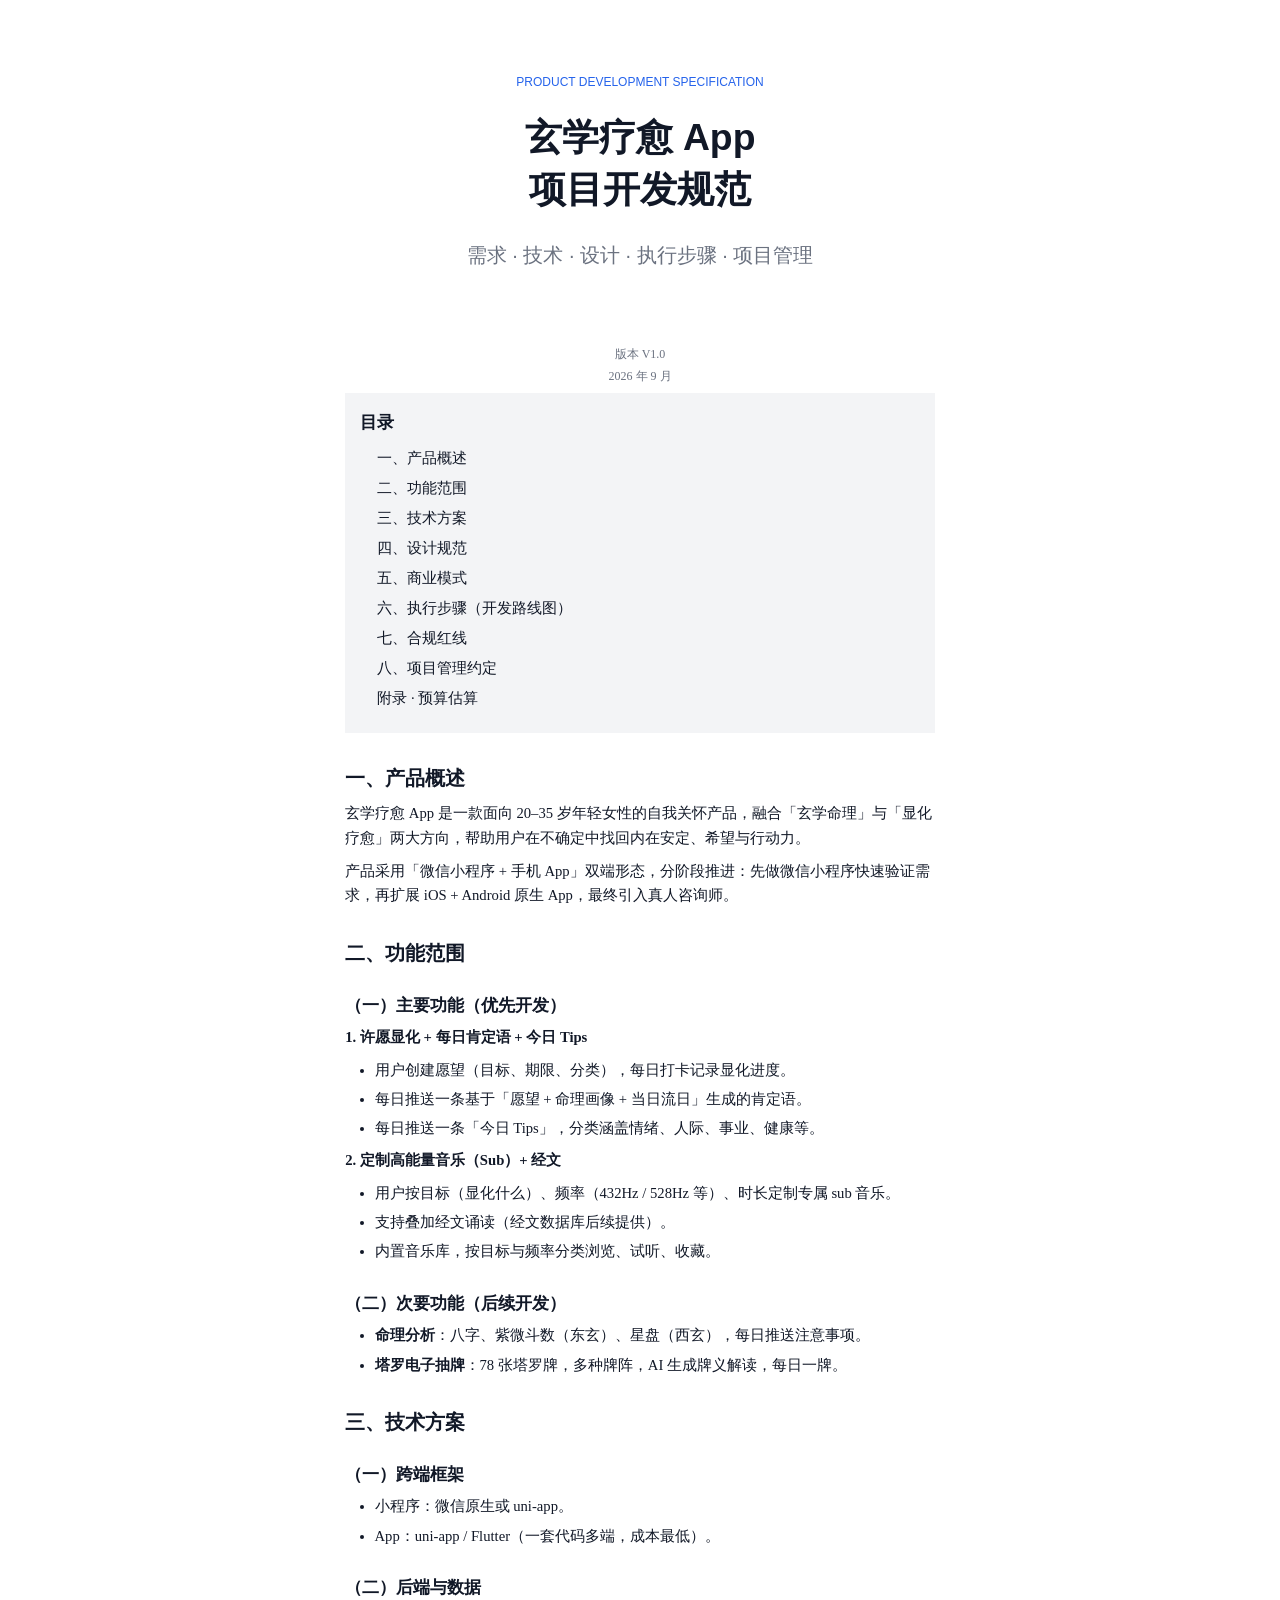
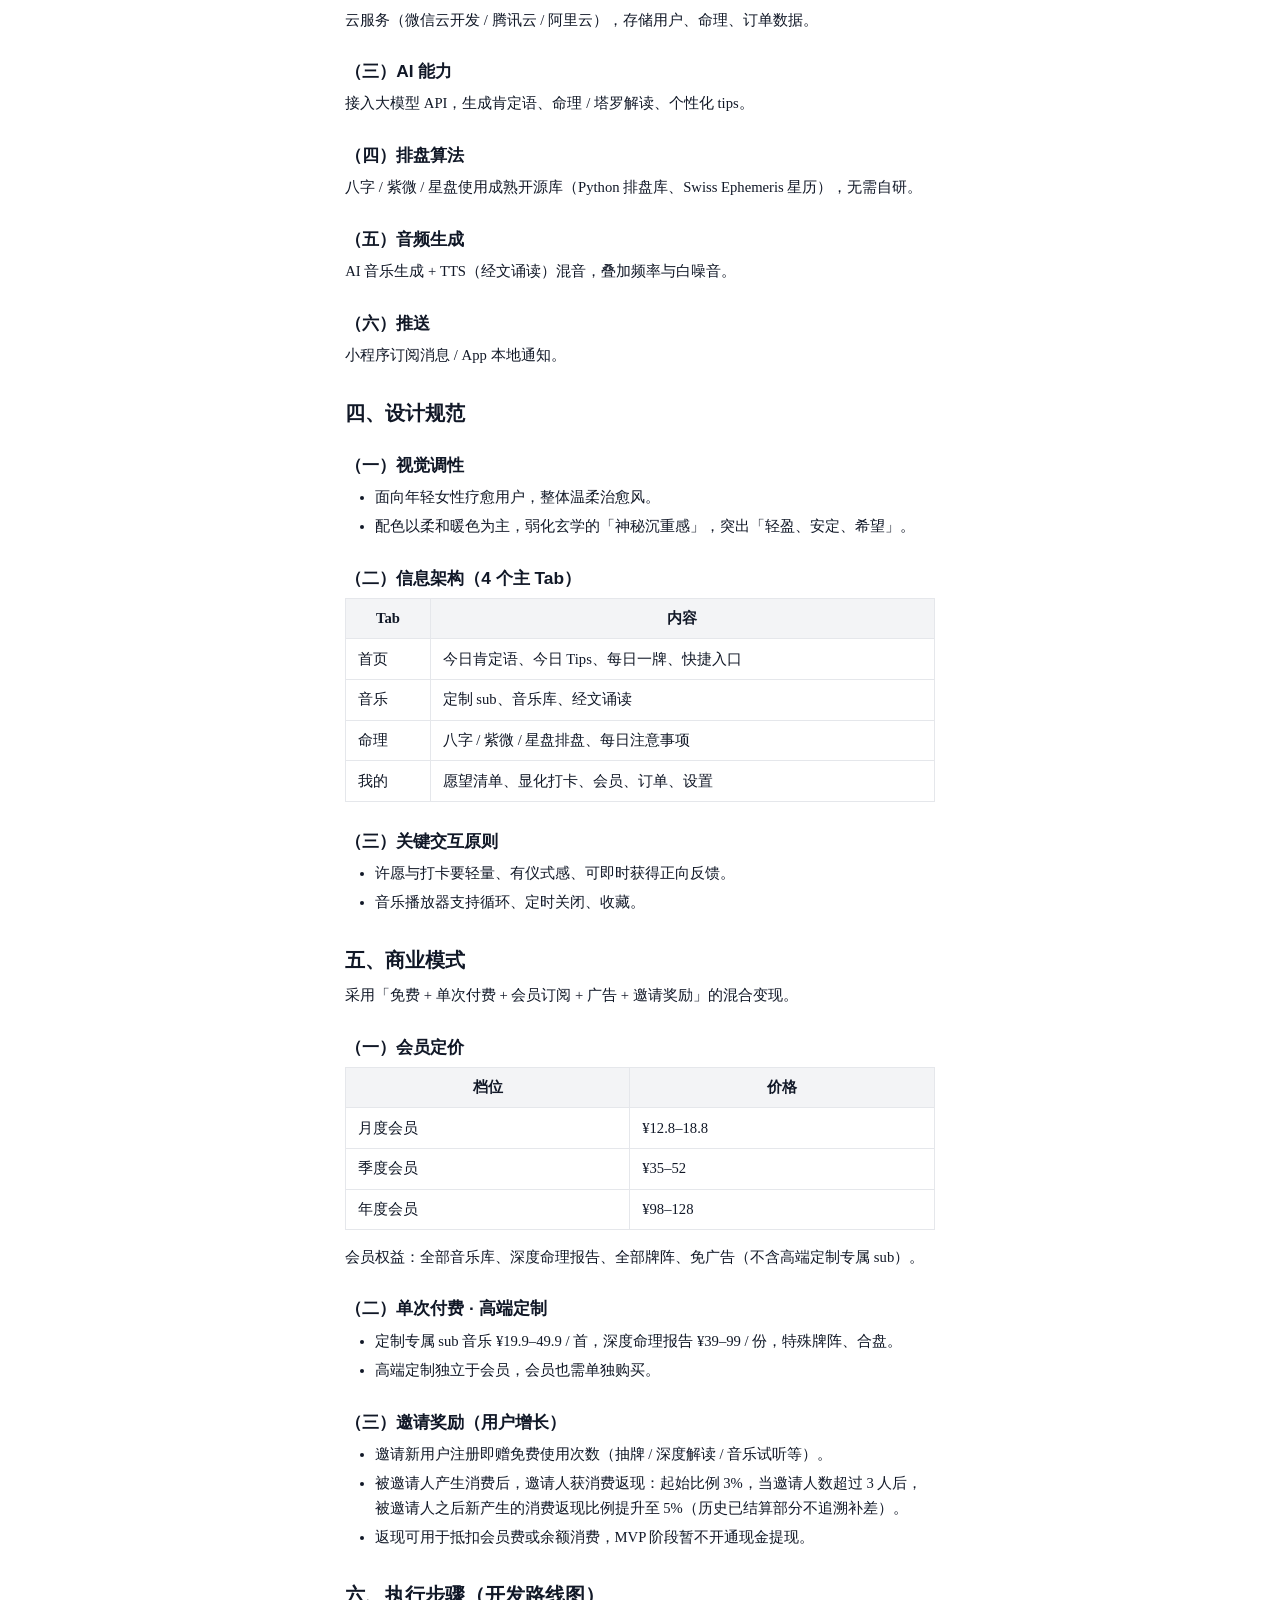
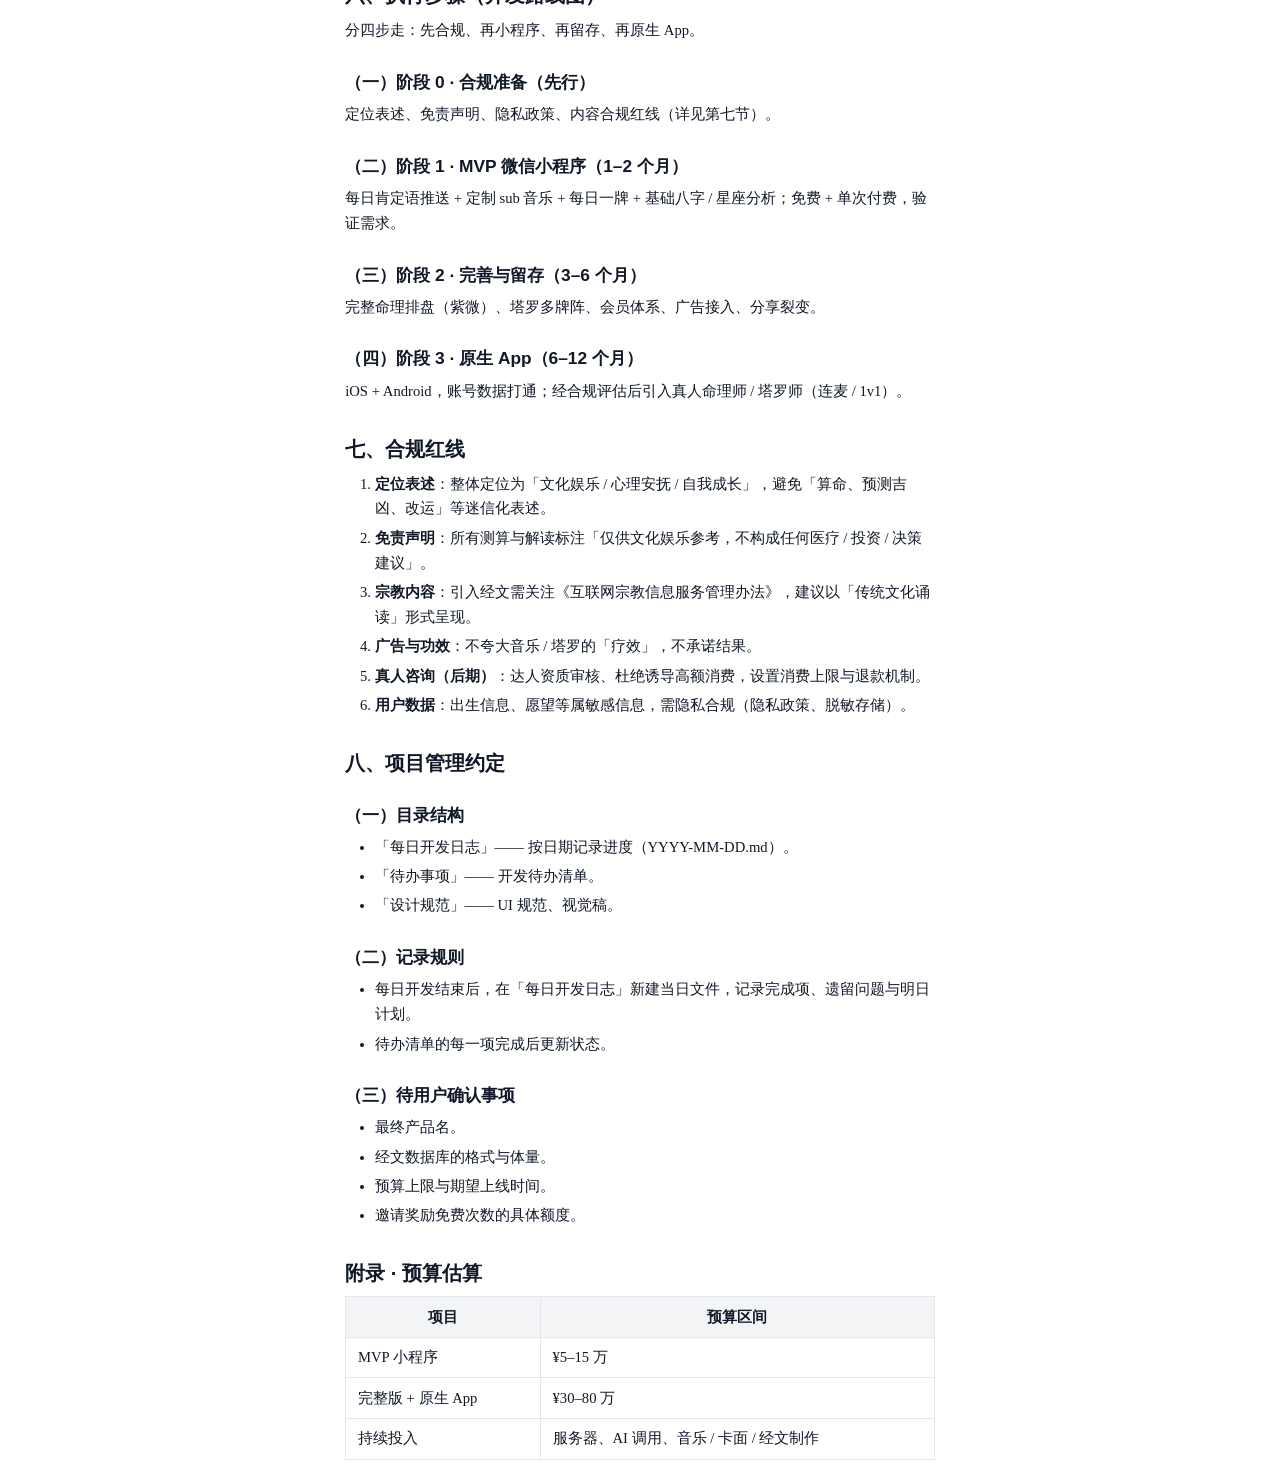
<file: output/154a811c-9a41-4927-8bf6-6d0524a8fb94/stage2/formatted-项目开发规范.html>
<!DOCTYPE html>
<html lang="zh-CN">
<head>
  <meta charset="UTF-8">
  <meta name="viewport" content="width=device-width, initial-scale=1.0">
  <meta name="docx-page-size" content="A4">
  <title>玄学疗愈 App · 项目开发规范</title>
  <style>
  :root {
    --fs-h1: var(--typography-fontSize-h1, 18pt);
    --fs-h2: var(--typography-fontSize-h2, 15pt);
    --fs-h3: var(--typography-fontSize-h3, 13pt);
    --fs-h4: var(--typography-fontSize-h4, 12pt);
    --fs-body: var(--typography-fontSize-body, 11pt);
    --fs-small: var(--typography-fontSize-small, 9pt);
    --ff-heading: var(--typography-fontFamily-heading, "黑体", SimHei, sans-serif);
    --ff-body: var(--typography-fontFamily-body, "宋体", SimSun, serif);
    --lh-body: var(--typography-lineHeight-body, 1.7);
    --lh-heading: var(--typography-lineHeight-heading, 1.3);
    --fw-bold: 600;
    --fw-normal: 400;
    --color-primary: #2563EB;
    --color-text: #111827;
    --color-muted: #6B7280;
    --color-border: #E5E7EB;
    --color-bg: #FFFFFF;
    --color-highlight: #F3F4F6;
    --spacing-paragraph: 0.5em;
    --spacing-section: 1.6em;
    --spacing-block: 1em;
  }

  * { box-sizing: border-box; margin: 0; padding: 0; }

  body {
    font-family: var(--ff-body);
    font-size: var(--fs-body);
    line-height: var(--lh-body);
    color: var(--color-text);
    background: var(--color-bg);
    max-width: 15.6cm;
    margin-left: auto;
    margin-right: auto;
  }

  h1, h2, h3, h4 {
    font-family: var(--ff-heading);
    line-height: var(--lh-heading);
    font-weight: var(--fw-bold);
    color: var(--color-text);
    margin-top: var(--spacing-section);
    margin-bottom: var(--spacing-paragraph);
  }
  h1 { font-size: var(--fs-h1); }
  h2 { font-size: var(--fs-h2); }
  h3 { font-size: var(--fs-h3); }
  h4 { font-size: var(--fs-h4); }

  p { margin-bottom: var(--spacing-paragraph); }

  ul, ol { padding-left: 2em; margin-bottom: var(--spacing-paragraph); }
  li { margin-bottom: 0.3em; }

  table { border-collapse: collapse; width: 100%; margin-bottom: var(--spacing-block); }
  th, td { padding: 0.5em 0.8em; border: 1px solid var(--color-border); font-size: var(--fs-body); }
  th { font-weight: var(--fw-bold); background: var(--color-highlight); }

  /* Cover */
  .cover-eyebrow { font-family: var(--ff-heading); font-size: var(--fs-small); color: var(--color-primary); text-align: center; margin-top: 6em; margin-bottom: 1.2em; }
  .cover-title { font-family: var(--ff-heading); font-size: 28pt; font-weight: 700; text-align: center; color: var(--color-text); margin-top: 0.5em; margin-bottom: 0.6em; line-height: 1.4; }
  .cover-subtitle { font-family: var(--ff-heading); font-size: var(--fs-h2); text-align: center; color: var(--color-muted); margin-bottom: 3em; }
  .cover-meta { font-size: var(--fs-small); color: var(--color-muted); text-align: center; margin-top: 6em; line-height: 1.8; }

  /* TOC */
  .doc-toc { margin-bottom: var(--spacing-section); padding: 1em; background: var(--color-highlight); }
  .toc-title { font-family: var(--ff-heading); font-weight: var(--fw-bold); margin-bottom: 0.5em; font-size: var(--fs-h3); }
  .toc-list, .toc-list ol, .toc-list ul { list-style: none; list-style-type: none; padding-left: 1.2em; }
  .toc-list li { margin-bottom: 0.35em; }
  .toc-list a { color: var(--color-text); text-decoration: none; }
</style>
</head>
<body>
  <section role="cover">
    <p class="cover-eyebrow">PRODUCT DEVELOPMENT SPECIFICATION</p>
    <h1 class="cover-title">玄学疗愈 App<br>项目开发规范</h1>
    <p class="cover-subtitle">需求 · 技术 · 设计 · 执行步骤 · 项目管理</p>
    <p class="cover-meta">版本 V1.0<br>2026 年 9 月</p>
  </section>

  <section role="body" data-page-restart="1">
    <nav class="doc-toc" aria-label="文档目录">
      <p class="toc-title">目录</p>
      <ol class="toc-list">
        <li><a href="#section-1">一、产品概述</a></li>
        <li><a href="#section-2">二、功能范围</a></li>
        <li><a href="#section-3">三、技术方案</a></li>
        <li><a href="#section-4">四、设计规范</a></li>
        <li><a href="#section-5">五、商业模式</a></li>
        <li><a href="#section-6">六、执行步骤（开发路线图）</a></li>
        <li><a href="#section-7">七、合规红线</a></li>
        <li><a href="#section-8">八、项目管理约定</a></li>
        <li><a href="#section-9">附录 · 预算估算</a></li>
      </ol>
    </nav>

    <h2 id="section-1">一、产品概述</h2>
    <p>玄学疗愈 App 是一款面向 20–35 岁年轻女性的自我关怀产品，融合「玄学命理」与「显化疗愈」两大方向，帮助用户在不确定中找回内在安定、希望与行动力。</p>
    <p>产品采用「微信小程序 + 手机 App」双端形态，分阶段推进：先做微信小程序快速验证需求，再扩展 iOS + Android 原生 App，最终引入真人咨询师。</p>

    <h2 id="section-2">二、功能范围</h2>
    <h3>（一）主要功能（优先开发）</h3>
    <p><strong>1. 许愿显化 + 每日肯定语 + 今日 Tips</strong></p>
    <ul>
      <li>用户创建愿望（目标、期限、分类），每日打卡记录显化进度。</li>
      <li>每日推送一条基于「愿望 + 命理画像 + 当日流日」生成的肯定语。</li>
      <li>每日推送一条「今日 Tips」，分类涵盖情绪、人际、事业、健康等。</li>
    </ul>
    <p><strong>2. 定制高能量音乐（Sub）+ 经文</strong></p>
    <ul>
      <li>用户按目标（显化什么）、频率（432Hz / 528Hz 等）、时长定制专属 sub 音乐。</li>
      <li>支持叠加经文诵读（经文数据库后续提供）。</li>
      <li>内置音乐库，按目标与频率分类浏览、试听、收藏。</li>
    </ul>
    <h3>（二）次要功能（后续开发）</h3>
    <ul>
      <li><strong>命理分析</strong>：八字、紫微斗数（东玄）、星盘（西玄），每日推送注意事项。</li>
      <li><strong>塔罗电子抽牌</strong>：78 张塔罗牌，多种牌阵，AI 生成牌义解读，每日一牌。</li>
    </ul>

    <h2 id="section-3">三、技术方案</h2>
    <h3>（一）跨端框架</h3>
    <ul>
      <li>小程序：微信原生或 uni-app。</li>
      <li>App：uni-app / Flutter（一套代码多端，成本最低）。</li>
    </ul>
    <h3>（二）后端与数据</h3>
    <p>云服务（微信云开发 / 腾讯云 / 阿里云），存储用户、命理、订单数据。</p>
    <h3>（三）AI 能力</h3>
    <p>接入大模型 API，生成肯定语、命理 / 塔罗解读、个性化 tips。</p>
    <h3>（四）排盘算法</h3>
    <p>八字 / 紫微 / 星盘使用成熟开源库（Python 排盘库、Swiss Ephemeris 星历），无需自研。</p>
    <h3>（五）音频生成</h3>
    <p>AI 音乐生成 + TTS（经文诵读）混音，叠加频率与白噪音。</p>
    <h3>（六）推送</h3>
    <p>小程序订阅消息 / App 本地通知。</p>

    <h2 id="section-4">四、设计规范</h2>
    <h3>（一）视觉调性</h3>
    <ul>
      <li>面向年轻女性疗愈用户，整体温柔治愈风。</li>
      <li>配色以柔和暖色为主，弱化玄学的「神秘沉重感」，突出「轻盈、安定、希望」。</li>
    </ul>
    <h3>（二）信息架构（4 个主 Tab）</h3>
    <table>
      <thead>
        <tr><th>Tab</th><th>内容</th></tr>
      </thead>
      <tbody>
        <tr><td>首页</td><td>今日肯定语、今日 Tips、每日一牌、快捷入口</td></tr>
        <tr><td>音乐</td><td>定制 sub、音乐库、经文诵读</td></tr>
        <tr><td>命理</td><td>八字 / 紫微 / 星盘排盘、每日注意事项</td></tr>
        <tr><td>我的</td><td>愿望清单、显化打卡、会员、订单、设置</td></tr>
      </tbody>
    </table>
    <h3>（三）关键交互原则</h3>
    <ul>
      <li>许愿与打卡要轻量、有仪式感、可即时获得正向反馈。</li>
      <li>音乐播放器支持循环、定时关闭、收藏。</li>
    </ul>

    <h2 id="section-5">五、商业模式</h2>
    <p>采用「免费 + 单次付费 + 会员订阅 + 广告 + 邀请奖励」的混合变现。</p>
    <h3>（一）会员定价</h3>
    <table>
      <thead>
        <tr><th>档位</th><th>价格</th></tr>
      </thead>
      <tbody>
        <tr><td>月度会员</td><td>¥12.8–18.8</td></tr>
        <tr><td>季度会员</td><td>¥35–52</td></tr>
        <tr><td>年度会员</td><td>¥98–128</td></tr>
      </tbody>
    </table>
    <p>会员权益：全部音乐库、深度命理报告、全部牌阵、免广告（不含高端定制专属 sub）。</p>
    <h3>（二）单次付费 · 高端定制</h3>
    <ul>
      <li>定制专属 sub 音乐 ¥19.9–49.9 / 首，深度命理报告 ¥39–99 / 份，特殊牌阵、合盘。</li>
      <li>高端定制独立于会员，会员也需单独购买。</li>
    </ul>
    <h3>（三）邀请奖励（用户增长）</h3>
    <ul>
      <li>邀请新用户注册即赠免费使用次数（抽牌 / 深度解读 / 音乐试听等）。</li>
      <li>被邀请人产生消费后，邀请人获消费返现：起始比例 3%，当邀请人数超过 3 人后，被邀请人之后新产生的消费返现比例提升至 5%（历史已结算部分不追溯补差）。</li>
      <li>返现可用于抵扣会员费或余额消费，MVP 阶段暂不开通现金提现。</li>
    </ul>

    <h2 id="section-6">六、执行步骤（开发路线图）</h2>
    <p>分四步走：先合规、再小程序、再留存、再原生 App。</p>
    <h3>（一）阶段 0 · 合规准备（先行）</h3>
    <p>定位表述、免责声明、隐私政策、内容合规红线（详见第七节）。</p>
    <h3>（二）阶段 1 · MVP 微信小程序（1–2 个月）</h3>
    <p>每日肯定语推送 + 定制 sub 音乐 + 每日一牌 + 基础八字 / 星座分析；免费 + 单次付费，验证需求。</p>
    <h3>（三）阶段 2 · 完善与留存（3–6 个月）</h3>
    <p>完整命理排盘（紫微）、塔罗多牌阵、会员体系、广告接入、分享裂变。</p>
    <h3>（四）阶段 3 · 原生 App（6–12 个月）</h3>
    <p>iOS + Android，账号数据打通；经合规评估后引入真人命理师 / 塔罗师（连麦 / 1v1）。</p>

    <h2 id="section-7">七、合规红线</h2>
    <ol>
      <li><strong>定位表述</strong>：整体定位为「文化娱乐 / 心理安抚 / 自我成长」，避免「算命、预测吉凶、改运」等迷信化表述。</li>
      <li><strong>免责声明</strong>：所有测算与解读标注「仅供文化娱乐参考，不构成任何医疗 / 投资 / 决策建议」。</li>
      <li><strong>宗教内容</strong>：引入经文需关注《互联网宗教信息服务管理办法》，建议以「传统文化诵读」形式呈现。</li>
      <li><strong>广告与功效</strong>：不夸大音乐 / 塔罗的「疗效」，不承诺结果。</li>
      <li><strong>真人咨询（后期）</strong>：达人资质审核、杜绝诱导高额消费，设置消费上限与退款机制。</li>
      <li><strong>用户数据</strong>：出生信息、愿望等属敏感信息，需隐私合规（隐私政策、脱敏存储）。</li>
    </ol>

    <h2 id="section-8">八、项目管理约定</h2>
    <h3>（一）目录结构</h3>
    <ul>
      <li>「每日开发日志」—— 按日期记录进度（YYYY-MM-DD.md）。</li>
      <li>「待办事项」—— 开发待办清单。</li>
      <li>「设计规范」—— UI 规范、视觉稿。</li>
    </ul>
    <h3>（二）记录规则</h3>
    <ul>
      <li>每日开发结束后，在「每日开发日志」新建当日文件，记录完成项、遗留问题与明日计划。</li>
      <li>待办清单的每一项完成后更新状态。</li>
    </ul>
    <h3>（三）待用户确认事项</h3>
    <ul>
      <li>最终产品名。</li>
      <li>经文数据库的格式与体量。</li>
      <li>预算上限与期望上线时间。</li>
      <li>邀请奖励免费次数的具体额度。</li>
    </ul>

    <h2 id="section-9">附录 · 预算估算</h2>
    <table>
      <thead>
        <tr><th>项目</th><th>预算区间</th></tr>
      </thead>
      <tbody>
        <tr><td>MVP 小程序</td><td>¥5–15 万</td></tr>
        <tr><td>完整版 + 原生 App</td><td>¥30–80 万</td></tr>
        <tr><td>持续投入</td><td>服务器、AI 调用、音乐 / 卡面 / 经文制作</td></tr>
      </tbody>
    </table>
  </section>
</body>
</html>
</file>
<file: mp-mini/css/style.css>
:root {
  --bg: #fff5fa;
  --bg-card: #ffffff;
  --ink: #6b4a5a;
  --ink-soft: #a88195;
  --ink-faint: #d4b3c4;
  --brand: #ffb3d9;      /* 梦幻粉 */
  --brand-deep: #ff5e9c;
  --brand-soft: #ffe3f1;
  --accent: #ff5e9c;     /* 强调色（经文高亮 / 开关） */
  --gold: #f7a8cf;
  --gold-soft: #fde6f0;
  --rose: #ff9ec0;
  --line: #ffd9ea;
  --shadow: 0 6px 24px rgba(255, 122, 176, 0.10);
  --radius: 18px;
  --radius-sm: 12px;
  --safe-bottom: env(safe-area-inset-bottom, 0px);
}

* { box-sizing: border-box; margin: 0; padding: 0; -webkit-tap-highlight-color: transparent; }

html, body {
  font-family: -apple-system, BlinkMacSystemFont, "PingFang SC", "Hiragino Sans GB", "Microsoft YaHei", sans-serif;
  background: var(--bg);
  color: var(--ink);
  font-size: 15px;
  line-height: 1.6;
  min-height: 100vh;
}

body { padding-bottom: 80px; }

/* ===== 顶部栏 ===== */
.topbar {
  position: sticky;
  top: 0;
  z-index: 20;
  background: rgba(255, 245, 250, 0.9);
  backdrop-filter: blur(10px);
  border-bottom: 1px solid var(--line);
}
.topbar-inner {
  max-width: 520px;
  margin: 0 auto;
  padding: 14px 20px 10px;
  display: flex;
  align-items: center;
  justify-content: space-between;
}
.brand { display: flex; align-items: center; gap: 8px; }
.brand-mark { color: var(--brand-deep); font-size: 20px; }
.brand-name { font-size: 19px; font-weight: 700; letter-spacing: 2px; }
.date-label { font-size: 13px; color: var(--ink-soft); }

/* ===== 主内容 ===== */
.app {
  max-width: 520px;
  margin: 0 auto;
  padding: 16px 16px 24px;
}

.page { display: none; }
.page.active { display: block; animation: fadeIn .3s ease; }
@keyframes fadeIn { from { opacity: 0; transform: translateY(6px); } to { opacity: 1; transform: none; } }

/* ===== 卡片 ===== */
.card {
  background: var(--bg-card);
  border-radius: var(--radius);
  padding: 20px;
  margin-bottom: 16px;
  box-shadow: var(--shadow);
}
.card-tag {
  font-size: 12px;
  color: var(--brand-deep);
  letter-spacing: 1px;
  margin-bottom: 10px;
  font-weight: 600;
}

/* ===== 肯定语 ===== */
.affirmation-card {
  background: linear-gradient(135deg, #ffe9f3, #fff5fa);
  text-align: center;
}
.affirmation-text {
  font-size: 18px;
  line-height: 1.7;
  margin: 8px 0 8px;
  min-height: 60px;
  font-weight: 500;
}
.affirmation-source {
  font-size: 12px;
  color: var(--brand-deep);
  margin: 0 0 14px;
  opacity: .85;
}
.affirmation-actions { display: flex; justify-content: center; gap: 12px; }

.tip-text { font-size: 15px; color: var(--ink-soft); min-height: 40px; }
.tip-card .card-tag { color: var(--gold); }

/* ===== 快速入口 ===== */
.quick-grid { display: flex; gap: 14px; }
.quick-item {
  flex: 1;
  background: var(--bg-card);
  border: none;
  border-radius: var(--radius);
  padding: 20px;
  cursor: pointer;
  box-shadow: var(--shadow);
  display: flex;
  flex-direction: column;
  align-items: center;
  gap: 8px;
  transition: transform .15s ease;
}
.quick-item:active { transform: scale(.97); }
.quick-icon { font-size: 30px; }
.quick-label { font-size: 14px; color: var(--ink); font-weight: 600; }

/* ===== 页面头 ===== */
.page-head {
  display: flex;
  align-items: center;
  gap: 8px;
  margin-bottom: 16px;
  min-height: 40px;
  padding-right: 44px;
  position: relative;
}
.page-title { font-size: 18px; flex: 1; font-weight: 700; white-space: nowrap; overflow: hidden; text-overflow: ellipsis; }
#btnNewWish { position: absolute; right: 0; top: 50%; transform: translateY(-50%); }
.btn-back {
  width: 34px; height: 34px;
  border-radius: 50%;
  border: none;
  background: var(--bg-card);
  font-size: 22px;
  line-height: 1;
  cursor: pointer;
  color: var(--ink);
  box-shadow: var(--shadow);
}

/* ===== 按钮 ===== */
.btn {
  border: none;
  border-radius: var(--radius-sm);
  padding: 10px 16px;
  font-size: 14px;
  cursor: pointer;
  transition: opacity .15s ease, transform .1s ease;
  font-weight: 600;
}
.btn:active { transform: scale(.97); }
.btn-primary { background: var(--brand-deep); color: #fff; }
.btn-ghost { background: var(--brand-soft); color: var(--brand-deep); }
.btn-sm { padding: 7px 12px; font-size: 13px; }
.btn-block { width: 100%; padding: 13px; font-size: 15px; }

/* ===== 许愿列表 ===== */
.wish-item {
  background: var(--bg-card);
  border-radius: var(--radius);
  padding: 18px;
  margin-bottom: 14px;
  box-shadow: var(--shadow);
}
.wish-item-top { display: flex; justify-content: space-between; align-items: flex-start; gap: 10px; }
.wish-item-text { font-size: 16px; font-weight: 600; flex: 1; }
.wish-item-cat {
  font-size: 11px;
  color: var(--brand-deep);
  background: var(--brand-soft);
  padding: 2px 10px;
  border-radius: 20px;
  white-space: nowrap;
}
.wish-item-meta { font-size: 12px; color: var(--ink-faint); margin-top: 6px; }
.wish-progress { margin-top: 12px; }
.wish-progress-bar { height: 6px; background: var(--line); border-radius: 3px; overflow: hidden; }
.wish-progress-fill { height: 100%; background: linear-gradient(90deg, var(--brand), var(--brand-deep)); border-radius: 3px; transition: width .4s ease; }
.wish-progress-label { font-size: 12px; color: var(--ink-soft); margin-top: 6px; }
.wish-item-actions { display: flex; gap: 8px; margin-top: 14px; }
.wish-item-actions .btn { flex: 1; }
.btn-danger { background: #fbeaec; color: #c96a7c; }

.empty-state { text-align: center; color: var(--ink-faint); padding: 40px 0; }
.empty-icon { font-size: 40px; margin-bottom: 10px; }

/* ===== 表单 ===== */
.form-group { margin-bottom: 16px; }
.form-group label { display: block; font-size: 13px; color: var(--ink-soft); margin-bottom: 8px; font-weight: 600; }
.form-group input[type="text"],
.form-group input[type="date"],
.form-group textarea {
  width: 100%;
  border: 1px solid var(--line);
  border-radius: var(--radius-sm);
  padding: 11px 14px;
  font-size: 15px;
  color: var(--ink);
  background: var(--bg);
  font-family: inherit;
  resize: vertical;
  line-height: 1.6;
}
.form-group input:focus,
.form-group textarea:focus { outline: none; border-color: var(--brand); }
.form-group textarea::placeholder { color: var(--ink-faint); }

.chip-group { display: flex; flex-wrap: wrap; gap: 8px; }
.chip {
  border: 1px solid var(--line);
  background: var(--bg);
  color: var(--ink-soft);
  padding: 7px 14px;
  border-radius: 20px;
  font-size: 13px;
  cursor: pointer;
  transition: all .15s ease;
}
.chip.active {
  background: var(--brand-soft);
  color: var(--brand-deep);
  border-color: var(--brand);
  font-weight: 600;
}

/* ===== 播放器 ===== */
.player-card { text-align: center; position: relative; overflow: hidden; }

/* ===== 主题动态背景：实景照片 + 柔和遮罩 + 漂浮光斑 ===== */
.theme-bg {
  position: absolute;
  inset: -20%;
  z-index: 0;
  background-image: var(--timg);
  background-position: center;
  background-size: cover;
  background-color: #fff0f7;
  transform: scale(1.06);
  animation: themeZoom 28s ease-in-out infinite alternate;
}
.theme-bg::after {
  content: '';
  position: absolute;
  inset: 0;
  background: linear-gradient(150deg, rgba(255,255,255,0.62), rgba(255,255,255,0.76) 55%, rgba(255,255,255,0.60));
}
.screensaver .theme-bg::after {
  background: linear-gradient(150deg, rgba(255,255,255,0.16), rgba(255,255,255,0.26) 55%, rgba(255,255,255,0.14));
}
/* 动态特效层（canvas 粒子）：压在柔光遮罩之上，让背景持续流动 */
.theme-fx {
  position: absolute;
  inset: 0;
  width: 100%;
  height: 100%;
  z-index: 1;
  pointer-events: none;
}
@keyframes themeZoom {
  0% { transform: scale(1.06) translate(0.9%, 0.6%); }
  100% { transform: scale(1.13) translate(-0.9%, -0.6%); }
}
.orb {
  position: absolute;
  border-radius: 50%;
  background: var(--torb);
  filter: blur(34px);
  opacity: 0.35;
  animation: orbFloat 18s ease-in-out infinite;
}
.orb.o1 { width: 140px; height: 140px; left: 6%; top: 12%; }
.orb.o2 { width: 110px; height: 110px; right: 8%; top: 55%; animation-delay: -6s; animation-duration: 22s; }
.orb.o3 { width: 90px; height: 90px; left: 40%; bottom: 8%; animation-delay: -11s; animation-duration: 26s; }
.orb.o4 { width: 160px; height: 160px; right: 18%; bottom: -6%; animation-delay: -3s; animation-duration: 30s; }
@keyframes orbFloat {
  0%, 100% { transform: translate(0, 0) scale(1); }
  33% { transform: translate(26px, -30px) scale(1.12); }
  66% { transform: translate(-22px, 24px) scale(0.94); }
}
/* 五个主题配图 */
.theme-love    { --timg: url('../img/love.png');    --torb: rgba(255,158,196,0.5); }
.theme-wealth  { --timg: url('../img/wealth.png');  --torb: rgba(245,179,212,0.5); }
.theme-health  { --timg: url('../img/health.png');  --torb: rgba(255,180,210,0.5); }
.theme-calm    { --timg: url('../img/calm.png');    --torb: rgba(255,170,205,0.5); }
.theme-career  { --timg: url('../img/career.png');  --torb: rgba(255,190,215,0.5); }
.theme-default { --timg: url('../img/calm.png');    --torb: rgba(255,150,195,0.5); }

.player-inner { position: relative; z-index: 1; }

/* ===== 沉浸模式 / 播放屏保：全屏纯净图片，无文字遮挡 ===== */
.screensaver {
  position: fixed;
  inset: 0;
  z-index: 200;
  display: flex;
  align-items: center;
  justify-content: center;
  opacity: 0;
  transition: opacity 0.45s ease;
  background: #fff0f7;
}
.screensaver.show { opacity: 1; }
.screensaver .theme-bg { inset: 0; opacity: 1; }
/* 控件固定在底部居中，自动隐藏（淡出后不可点） */
.ss-content {
  position: absolute;
  left: 0;
  right: 0;
  bottom: 36px;
  z-index: 1;
  display: flex;
  justify-content: center;
  padding: 0 24px;
  transition: opacity 0.5s ease;
}
.ss-content.hide { opacity: 0; pointer-events: none; }
.ss-controls { display: flex; justify-content: center; gap: 12px; }

/* 沉浸模式经文（居中、逐行呼吸式高亮） */
.ss-scripture {
  position: absolute;
  left: 0; right: 0;
  top: 50%;
  transform: translateY(-50%);
  z-index: 1;
  padding: 0 30px;
  display: flex;
  flex-direction: column;
  align-items: center;
  justify-content: center;
  gap: 16px;
  max-height: 72%;
  overflow-y: auto;
  scroll-behavior: smooth;
  justify-content: flex-start;
  padding-top: 8px;
  text-align: center;
  pointer-events: none;
}
.ss-scripture .sr-line {
  font-size: 20px;
  line-height: 1.8;
  letter-spacing: 0.5px;
  color: var(--ink);
  opacity: 0.32;
  transition: opacity 0.7s ease, transform 0.7s ease, color 0.7s ease;
}
.ss-scripture .sr-line.sr-active {
  opacity: 1;
  transform: scale(1.05);
  color: var(--brand-deep);
  font-weight: 500;
}

.player-visual {
  width: 72px; height: 72px;
  margin: 0 auto 12px;
  border-radius: 50%;
  background: linear-gradient(135deg, var(--brand-soft), var(--gold-soft));
  display: flex; align-items: center; justify-content: center;
  font-size: 30px;
  color: var(--brand-deep);
  animation: pulse 2.4s ease-in-out infinite;
}
@keyframes pulse { 0%,100% { transform: scale(1); } 50% { transform: scale(1.08); } }
.player-title { font-size: 17px; font-weight: 700; }
.player-sub { font-size: 13px; color: var(--ink-soft); margin-top: 4px; }
.player-controls { display: flex; justify-content: center; gap: 12px; margin-top: 16px; }
.player-note { font-size: 12px; color: var(--ink-faint); margin-top: 12px; }
.player-visual.playing { animation-duration: 1.2s; }

/* ===== 经文伴读 ===== */
.toggle-row {
  display: flex; align-items: center; gap: 8px;
  font-size: 13px; color: var(--ink-soft);
  padding: 4px 2px 12px; cursor: pointer; user-select: none;
}
.toggle-row input { width: 16px; height: 16px; accent-color: var(--accent); flex: none; }
.scripture-box {
  margin-top: 14px; padding: 14px 14px 12px;
  background: rgba(255,255,255,0.55);
  border: 1px solid var(--line); border-radius: 14px;
  text-align: left;
}
.scripture-head { display: flex; align-items: center; justify-content: space-between; margin-bottom: 8px; }
.scripture-title { font-size: 13px; font-weight: 700; color: var(--ink-soft); }
.scripture-text { font-size: 14px; line-height: 2; color: var(--ink); max-height: 9.5em; overflow-y: auto; scroll-behavior: smooth; padding-right: 4px; }
.scripture-text .sr-line { transition: color .3s, opacity .3s, transform .3s; opacity: .5; }
.scripture-text .sr-line.sr-active { opacity: 1; color: var(--accent); font-weight: 600; transform: translateX(2px); }

/* ===== 塔罗 · 牌阵解读 ===== */
.tarot-tip { font-size: 12px; color: var(--ink-soft); text-align: center; margin: 10px 0 0; }
.tarot-question { width: 100%; border: 1px solid var(--line); border-radius: 12px; padding: 10px 12px; font: inherit; font-size: 14px; color: var(--ink); background: #fff; resize: none; box-sizing: border-box; }
.tarot-question:focus { outline: none; border-color: var(--accent); }
.spread-chips { display: flex; flex-direction: column; gap: 8px; }
.spread-chip { border: 1px solid var(--line); background: #fff; border-radius: 12px; padding: 10px 12px; font: inherit; font-size: 13px; color: var(--ink-soft); cursor: pointer; text-align: left; transition: all .15s ease; }
.spread-chip.active { border-color: var(--accent); background: #f6ecfb; color: var(--ink); font-weight: 600; }
.tarot-positions { display: grid; grid-template-columns: repeat(3, 1fr); gap: 10px; margin-top: 4px; }
.tarot-pos { display: flex; flex-direction: column; align-items: center; gap: 6px; }
.tarot-pos-label { font-size: 12px; color: var(--gold); letter-spacing: 1px; font-weight: 600; }
.tarot-card-wrap { width: 100%; display: flex; justify-content: center; perspective: 600px; }
.tarot-card-wrap.flip { animation: tarotFlip .55s ease; }
.tarot-down {
  width: 100%; aspect-ratio: 5 / 7; border-radius: 10px; cursor: pointer;
  background: linear-gradient(150deg, #ff9ec7, #ff5e9c);
  color: #fff; display: flex; align-items: center; justify-content: center;
  box-shadow: 0 4px 12px rgba(138,111,176,.28); border: 1px solid rgba(255,255,255,.4);
  font-size: 20px;
}
.tarot-down:hover { transform: translateY(-3px); box-shadow: 0 8px 20px rgba(138,111,176,.35); }
.tarot-down:active { transform: scale(.96); }
.tarot-up { width: 100%; cursor: zoom-in; display: flex; flex-direction: column; align-items: center; gap: 4px; }
.tarot-up .tarot-svg { width: 86px; height: auto; display: block; filter: drop-shadow(0 4px 10px rgba(138,111,176,.25)); border-radius: 10px; }
.tarot-up-name { font-size: 11px; color: var(--ink-soft); text-align: center; }
.tarot-up-name .orient { color: var(--accent); font-weight: 700; }
.tarot-up-name .orient.rev { color: #c9893f; }
.tarot-actions { display: flex; gap: 10px; justify-content: center; margin-top: 12px; }
.tarot-read-card { display: none; }
.tarot-big-row { display: grid; grid-template-columns: repeat(3, 1fr); gap: 10px; margin: 6px 0 12px; }
.tarot-big { display: flex; flex-direction: column; align-items: center; gap: 4px; }
.tarot-big-svg .tarot-svg { width: 110px; height: auto; display: block; filter: drop-shadow(0 6px 14px rgba(138,111,176,.3)); border-radius: 12px; }
.tarot-big-role { font-size: 12px; color: var(--gold); font-weight: 700; }
.tarot-big-name { font-size: 12px; color: var(--ink-soft); text-align: center; }
.tarot-big-name .orient { color: var(--accent); font-weight: 700; }
.tarot-big-name .orient.rev { color: #c9893f; }
.tarot-reading { font-size: 13px; line-height: 1.8; color: var(--ink-soft); }
.tarot-reading p { margin: 0 0 8px; }
.tarot-lightbox { position: fixed; inset: 0; background: rgba(40,28,20,.7); display: none; align-items: center; justify-content: center; z-index: 60; padding: 20px; }
.lb-body { background: #fff; border-radius: 18px; padding: 16px; display: flex; flex-direction: column; align-items: center; gap: 8px; max-width: 90%; }
.lb-body .tarot-svg { width: 220px; height: auto; display: block; }
.lb-name { font-size: 14px; font-weight: 700; color: var(--ink); }
@keyframes tarotFlip { 0% { transform: rotateY(90deg); opacity: .2; } 100% { transform: rotateY(0); opacity: 1; } }
@keyframes tarotIn { from { opacity: 0; transform: translateY(10px); } to { opacity: 1; transform: none; } }

/* 抽牌阶段：78 张卡背网格 + 进度 */
.tarot-progress { margin: 6px 0 10px; }
.tarot-progress-bar { height: 6px; background: var(--line); border-radius: 3px; overflow: hidden; }
.tarot-progress-fill { display: block; height: 100%; width: 0; background: linear-gradient(90deg, var(--brand), var(--brand-deep)); border-radius: 3px; transition: width .35s ease; }
.tarot-progress-label { font-size: 12px; color: var(--ink-soft); margin-top: 6px; text-align: center; }
.tarot-deck-grid { display: grid; grid-template-columns: repeat(auto-fill, minmax(52px, 1fr)); gap: 6px; margin-top: 6px; }
.tarot-deck-card { position: relative; border: none; background: none; padding: 0; cursor: pointer; border-radius: 7px; aspect-ratio: 180 / 300; overflow: hidden; transition: transform .12s ease, box-shadow .12s ease; }
.tarot-deck-card:hover { transform: translateY(-2px); }
.tarot-deck-card:active { transform: scale(.94); }
.tarot-deck-back { display: flex; align-items: center; justify-content: center; width: 100%; height: 100%; background: linear-gradient(160deg, #d96fa6, #c44f86); border: 1px solid #ff5e9c; border-radius: 7px; box-shadow: inset 0 0 0 2px rgba(255,255,255,.12); }
.tarot-deck-mark { color: #ffb8d8; font-size: 15px; opacity: .9; }
.tarot-deck-card.drawn { cursor: default; }
.tarot-deck-card .tarot-svg { width: 100%; height: auto; display: block; border-radius: 7px; filter: drop-shadow(0 3px 8px rgba(138,111,176,.3)); }
.tarot-deck-check { position: absolute; top: 3px; right: 3px; width: 17px; height: 17px; line-height: 17px; text-align: center; border-radius: 50%; background: var(--brand-deep); color: #fff; font-size: 11px; box-shadow: 0 1px 4px rgba(0,0,0,.3); }


/* ===== 音乐库列表 ===== */
.music-item {
  display: flex; align-items: center; gap: 12px;
  padding: 12px 0;
  border-bottom: 1px solid var(--line);
  cursor: pointer;
}
.music-item:last-child { border-bottom: none; }
.music-item-icon {
  width: 44px; height: 44px;
  border-radius: 12px;
  background: var(--brand-soft);
  display: flex; align-items: center; justify-content: center;
  font-size: 20px;
  flex-shrink: 0;
}
.music-item-info { flex: 1; }
.music-item-title { font-size: 15px; font-weight: 600; }
.music-item-sub { font-size: 12px; color: var(--ink-faint); }

/* ===== 导入伴奏 ===== */
.upload-hint { font-size: 12px; color: var(--ink-faint); margin: 0 0 12px; line-height: 1.5; }
.empty-hint { font-size: 13px; color: var(--ink-faint); text-align: center; padding: 16px 0; }
.del-import { flex-shrink: 0; color: var(--ink-faint); }

/* ===== 伴奏库（搜索 / 筛选 / 分组） ===== */
.lib-tools { display: flex; flex-direction: column; gap: 10px; margin: 4px 0 14px; }
.lib-search {
  width: 100%;
  border: 1px solid var(--line);
  border-radius: var(--radius-sm);
  padding: 10px 14px;
  font-size: 14px;
  color: var(--ink);
  background: var(--bg);
}
.lib-search:focus { outline: none; border-color: var(--brand); }
.lib-filter { flex-wrap: wrap; }
.lib-section { margin-top: 14px; }
.lib-section-title { font-size: 13px; font-weight: 700; color: var(--ink-soft); margin: 6px 0 2px; }
.lib-empty { font-size: 13px; color: var(--ink-faint); padding: 10px 0; text-align: center; }

/* ===== 底部 Tab ===== */
.tabbar {
  position: fixed;
  bottom: 0; left: 0; right: 0;
  background: rgba(255,255,255,.96);
  backdrop-filter: blur(10px);
  border-top: 1px solid var(--line);
  display: flex;
  max-width: 520px;
  margin: 0 auto;
  padding-bottom: var(--safe-bottom);
  z-index: 30;
}
.tab-item {
  flex: 1;
  border: none;
  background: none;
  padding: 10px 0 8px;
  cursor: pointer;
  display: flex;
  flex-direction: column;
  align-items: center;
  gap: 2px;
  color: var(--ink-faint);
}
.tab-icon { font-size: 20px; }
.tab-label { font-size: 11px; }
.tab-item.active { color: var(--brand-deep); }
.tab-item.active .tab-label { font-weight: 700; }
@media (max-width: 380px) {
  .tab-item { padding: 8px 0 7px; gap: 1px; }
  .tab-icon { font-size: 18px; }
  .tab-label { font-size: 10px; }
}

/* ===== 弹窗 ===== */
.modal { position: fixed; inset: 0; z-index: 50; display: flex; align-items: flex-end; justify-content: center; }
.modal-mask { position: absolute; inset: 0; background: rgba(50,40,60,.4); }
.modal-body {
  position: relative;
  width: 100%;
  max-width: 520px;
  background: var(--bg-card);
  border-radius: 24px 24px 0 0;
  padding: 22px 20px 30px;
  animation: slideUp .28s ease;
}
@keyframes slideUp { from { transform: translateY(100%); } to { transform: none; } }
.modal-head { display: flex; justify-content: space-between; align-items: center; margin-bottom: 18px; }
.modal-head h3 { font-size: 18px; }
.modal-close {
  width: 30px; height: 30px;
  border: none; border-radius: 50%;
  background: var(--bg);
  color: var(--ink-soft);
  font-size: 14px;
  cursor: pointer;
}

/* ===== Toast ===== */
.toast {
  position: fixed;
  bottom: 90px;
  left: 50%;
  transform: translateX(-50%) translateY(20px);
  background: rgba(60,50,70,.92);
  color: #fff;
  padding: 10px 22px;
  border-radius: 24px;
  font-size: 14px;
  opacity: 0;
  transition: all .3s ease;
  z-index: 100;
  pointer-events: none;
}
.toast.show { opacity: 1; transform: translateX(-50%) translateY(0); }

/* ===== 命理 / 八字 ===== */
.fate-result { animation: fadeIn .3s ease; }
.fate-pillars { display: flex; justify-content: space-between; gap: 8px; margin: 10px 0 14px; }
.fate-pillar {
  flex: 1;
  text-align: center;
  background: var(--brand-soft);
  border-radius: var(--radius-sm);
  padding: 12px 4px;
}
.fate-col-label { font-size: 12px; color: var(--ink-soft); margin-bottom: 8px; }
.fate-gz { display: flex; flex-direction: column; gap: 6px; align-items: center; }
.fate-gan { font-size: 28px; font-weight: 600; color: var(--brand-deep); line-height: 1; }
.fate-zhi { font-size: 22px; color: var(--ink); line-height: 1; }
.fate-row {
  display: flex;
  justify-content: space-between;
  align-items: center;
  padding: 9px 0;
  border-top: 1px solid var(--line);
}
.fate-row:first-of-type { border-top: none; }
.fate-k { color: var(--ink-soft); font-size: 14px; }
.fate-v { font-weight: 600; font-size: 15px; }
.fate-elements { margin-top: 14px; }
.fate-elements-title { font-size: 13px; color: var(--ink-soft); margin-bottom: 10px; }
.wu-bar-row { display: flex; align-items: center; gap: 10px; margin-bottom: 8px; }
.wu-name { width: 20px; font-size: 14px; color: var(--ink); text-align: center; flex: none; }
.wu-track { flex: 1; height: 10px; background: rgba(0,0,0,.06); border-radius: 6px; overflow: hidden; }
.wu-fill { display: block; height: 100%; border-radius: 6px; transition: width .4s ease; }
.wu-cnt { width: 16px; text-align: right; font-size: 13px; color: var(--ink-soft); flex: none; }
.fate-note {
  margin-top: 16px;
  background: var(--brand-soft);
  border-radius: var(--radius-sm);
  padding: 14px 16px;
  font-size: 14px;
  line-height: 1.75;
}
.fate-note p { margin: 5px 0; }
.fate-line { color: var(--ink); }
.fate-strength { color: var(--brand-deep); font-weight: 600; }
.fate-yong { color: var(--ink-soft); }
.fate-disclaimer { font-size: 11px; color: var(--ink-soft); margin-top: 14px; line-height: 1.6; }

/* ===== 通用空态提示（伴奏库 / 个人主页归档共用）===== */
.empty-hint {
  font-size: 13px;
  color: var(--ink-faint);
  text-align: center;
  padding: 22px 12px;
  line-height: 1.7;
}

/* ===== 个人主页（我的光屿）===== */
.mine-hero { display: flex; align-items: center; gap: 14px; }
.mine-avatar {
  width: 62px; height: 62px; flex: none;
  border: none; border-radius: 50%;
  background: linear-gradient(135deg, var(--brand-soft), var(--gold-soft));
  box-shadow: 0 4px 14px rgba(255, 122, 176, 0.18);
  font-size: 30px; line-height: 1;
  cursor: pointer;
  display: flex; align-items: center; justify-content: center;
  transition: transform .2s ease;
}
.mine-avatar:active { transform: scale(.93); }
.mine-id { flex: 1; min-width: 0; }
.mine-name-row { display: flex; align-items: center; gap: 8px; }
.mine-name { font-size: 19px; font-weight: 700; color: var(--ink); }
.mine-badge {
  font-size: 11px; color: var(--brand-deep);
  background: var(--brand-soft);
  border-radius: 20px; padding: 2px 9px;
  white-space: nowrap;
}
.mine-mood { font-size: 13px; color: var(--ink-soft); margin-top: 5px; line-height: 1.5; }
.mine-since { font-size: 11px; color: var(--ink-faint); margin-top: 6px; }

/* 资料编辑 */
.mine-avatar-grid { display: grid; grid-template-columns: repeat(6, 1fr); gap: 8px; }
.mine-avatar-opt {
  aspect-ratio: 1; border: 2px solid transparent;
  background: var(--bg); border-radius: 14px;
  font-size: 22px; cursor: pointer;
  display: flex; align-items: center; justify-content: center;
  transition: all .15s ease;
}
.mine-avatar-opt.active { border-color: var(--brand-deep); background: var(--brand-soft); transform: scale(1.05); }
.mine-edit-actions { display: flex; gap: 10px; }
.mine-edit-actions .btn { flex: 1; }

/* 数据看板 */
.mine-stats { display: grid; grid-template-columns: repeat(3, 1fr); gap: 10px; }
.mine-stat {
  background: var(--bg);
  border-radius: var(--radius-sm);
  padding: 14px 8px;
  text-align: center;
}
.mine-stat-v { font-size: 22px; font-weight: 700; color: var(--brand-deep); line-height: 1.2; }
.mine-stat-k { font-size: 11px; color: var(--ink-soft); margin-top: 5px; }

/* 命理速览 */
.mine-bazi-row {
  display: flex; justify-content: space-between; align-items: center; gap: 12px;
  padding: 10px 0; border-bottom: 1px solid var(--line);
}
.mine-bazi-row:last-of-type { border-bottom: none; }
.mine-bazi-row span { font-size: 13px; color: var(--ink-soft); flex: none; }
.mine-bazi-row b { font-size: 14px; color: var(--ink); text-align: right; }
.mine-bazi-note {
  margin: 12px 0;
  background: var(--brand-soft);
  border-radius: var(--radius-sm);
  padding: 12px 14px;
  font-size: 13px; line-height: 1.7; color: var(--ink);
}

/* 归档子标签 */
.mine-subtabs { display: flex; gap: 8px; margin-bottom: 14px; }
.mine-subtab {
  flex: 1; padding: 8px 6px;
  border: none; border-radius: 20px;
  background: var(--bg); color: var(--ink-soft);
  font-size: 13px; cursor: pointer;
  transition: all .15s ease;
}
.mine-subtab.active { background: var(--brand-soft); color: var(--brand-deep); font-weight: 600; }

/* 合并板块子导航（占卜：塔罗/星骰；命理：八字/紫微） */
.subtabs { display: flex; gap: 8px; margin-bottom: 14px; }
.subtab {
  flex: 1; padding: 10px 6px;
  border: none; border-radius: 20px;
  background: var(--bg); color: var(--ink-soft);
  font-size: 14px; cursor: pointer;
  transition: all .15s ease;
}
.subtab.active { background: var(--brand-soft); color: var(--brand-deep); font-weight: 600; }

/* 窄屏（手机）下子导航改为横向滚动，避免 5 个占卜子项被挤扁/截断 */
@media (max-width: 480px) {
  .subtabs { overflow-x: auto; flex-wrap: nowrap; -webkit-overflow-scrolling: touch; scrollbar-width: none; margin-bottom: 14px; padding-bottom: 2px; }
  .subtabs::-webkit-scrollbar { display: none; }
  .subtab { flex: 0 0 auto; white-space: nowrap; padding: 10px 14px; }
}

/* 归档列表 */
.mine-arc-item {
  background: var(--bg);
  border-radius: var(--radius-sm);
  padding: 12px 14px;
  margin-bottom: 8px;
}
.mine-arc-item:last-child { margin-bottom: 0; }
.mine-arc-top { display: flex; justify-content: space-between; align-items: center; gap: 10px; margin-bottom: 6px; }
.mine-arc-cat {
  font-size: 11px; color: var(--brand-deep);
  background: var(--brand-soft);
  border-radius: 20px; padding: 2px 9px; flex: none;
}
.mine-arc-sub { font-size: 11px; color: var(--ink-faint); flex: none; }
.mine-arc-text { font-size: 14px; color: var(--ink); line-height: 1.6; word-break: break-word; }
.mine-arc-cards { font-size: 12px; color: var(--ink-soft); margin-top: 6px; line-height: 1.6; }
.mine-arc-text-only { font-size: 14px; color: var(--ink); line-height: 1.7; }

/* 分享卡 */
.share-card {
  margin-top: 14px;
  border-radius: var(--radius);
  padding: 26px 20px 20px;
  text-align: center;
  background:
    radial-gradient(120% 90% at 15% 0%, rgba(201,165,214,.35), transparent 55%),
    radial-gradient(110% 80% at 100% 30%, rgba(212,180,131,.28), transparent 55%),
    radial-gradient(120% 90% at 40% 110%, rgba(224,163,176,.28), transparent 55%),
    linear-gradient(160deg, #ffeef6, #ffdff0 55%, #fff2f8);
  box-shadow: var(--shadow);
}
.share-card-top { font-size: 20px; font-weight: 700; color: var(--ink); }
.share-card-level { font-size: 12px; color: var(--brand-deep); margin-top: 6px; }
.share-card-stats {
  display: grid; grid-template-columns: repeat(4, 1fr); gap: 6px;
  margin: 18px 0;
}
.share-card-stats span { font-size: 12px; color: var(--ink-soft); }
.share-card-line { font-size: 14px; color: var(--ink); line-height: 1.7; margin-top: 6px; }
.share-card-foot { font-size: 11px; color: var(--ink-faint); margin-top: 12px; }
.share-card-btns { display: flex; gap: 10px; margin-top: 14px; }
.share-card-btns .btn { flex: 1; }

/* 列表式入口（进阶 / 设置） */
.mine-entry-list { display: flex; flex-direction: column; gap: 8px; }
.mine-entry {
  display: flex; align-items: center; gap: 12px;
  width: 100%; text-align: left;
  background: var(--bg);
  border: none; border-radius: var(--radius-sm);
  padding: 13px 14px;
  cursor: pointer;
  transition: background .15s ease;
}
.mine-entry:active { background: var(--brand-soft); }
.mine-entry-icon { font-size: 20px; flex: none; width: 26px; text-align: center; }
.mine-entry-txt { flex: 1; min-width: 0; display: flex; flex-direction: column; gap: 3px; }
.mine-entry-txt b { font-size: 14px; color: var(--ink); font-weight: 600; }
.mine-entry-txt i { font-size: 11px; color: var(--ink-soft); font-style: normal; line-height: 1.5; }
.mine-entry-txt.mine-danger b { color: var(--rose); }
.mine-entry-tag {
  flex: none; font-size: 10px; color: var(--gold);
  background: var(--gold-soft);
  border-radius: 20px; padding: 2px 8px;
}
.mine-entry-arrow { flex: none; font-size: 18px; color: var(--ink-faint); }
.mine-disclaimer {
  font-size: 11px; color: var(--ink-faint);
  line-height: 1.75; margin-top: 14px;
}

@media (max-width: 360px) {
  .mine-stats { grid-template-columns: repeat(2, 1fr); }
  .mine-avatar-grid { grid-template-columns: repeat(5, 1fr); }
}

/* ===== 顶栏 · 疗愈背景音开关 ===== */
.topbar-audio {
  border: none; background: transparent;
  font-size: 18px; line-height: 1; cursor: pointer;
  padding: 4px 6px; border-radius: 50%;
}
.topbar-audio:active { background: var(--brand-soft); }

/* ===== 开屏 · 进入光屿 ===== */
.splash {
  position: fixed; inset: 0; z-index: 60;
  display: flex; align-items: center; justify-content: center;
  background: linear-gradient(160deg, #ffe9f3, #ffdff0 55%, #fff2f8);
  opacity: 1; transition: opacity .6s ease;
}
.splash.hide { opacity: 0; pointer-events: none; }
.splash .theme-bg { inset: 0; opacity: 1; --torb: rgba(255, 150, 195, 0.45); }
.splash-inner {
  position: relative; z-index: 2;
  text-align: center; padding: 0 30px; max-width: 360px; width: 100%;
}
.splash-mark {
  font-size: 42px; color: var(--brand-deep);
  animation: splashFloat 6s ease-in-out infinite;
}
@keyframes splashFloat {
  0%, 100% { transform: translateY(0); }
  50% { transform: translateY(-9px); }
}
.splash-name {
  font-size: 44px; font-weight: 800; color: var(--ink);
  letter-spacing: 10px; margin: 12px 0 6px; padding-left: 10px;
}
.splash-sub { font-size: 14px; color: var(--ink-soft); letter-spacing: 1px; }
.splash-tip { font-size: 13px; color: var(--ink-faint); margin-top: 30px; line-height: 1.8; }
.splash-enter {
  margin-top: 18px; width: 100%; padding: 16px;
  border: none; border-radius: 30px;
  background: linear-gradient(135deg, var(--brand-deep), var(--gold));
  color: #fff; font-size: 17px; font-weight: 700; cursor: pointer;
  box-shadow: 0 10px 26px rgba(255, 122, 176, .38);
  transition: transform .15s ease;
}
.splash-enter:active { transform: scale(.97); }
.splash-mute {
  margin-top: 12px; width: 100%; padding: 8px;
  border: none; background: transparent;
  color: var(--ink-faint); font-size: 13px; cursor: pointer;
}
.splash-mute:active { color: var(--ink-soft); }
.splash-foot { font-size: 11px; color: var(--ink-faint); margin-top: 22px; line-height: 1.6; }

/* ===== 星骰（Astral Dice） ===== */
.astro-dice {
  display: grid; grid-template-columns: repeat(3, 1fr); gap: 10px; margin: 6px 0 14px;
}
.astro-die {
  background: linear-gradient(160deg, #fff0f7, #ffe3f1);
  border: 1px solid rgba(255, 122, 176, .25);
  border-radius: 16px; padding: 16px 8px; text-align: center;
  box-shadow: 0 6px 16px rgba(255, 122, 176, .14);
}
.astro-sym {
  font-size: 34px; line-height: 1; color: var(--brand-deep);
  text-shadow: 0 2px 8px rgba(255, 122, 176, .3);
}
.astro-die-name { font-size: 15px; font-weight: 700; color: var(--ink); margin-top: 8px; }
.astro-die-role { font-size: 11px; color: var(--ink-faint); margin-top: 4px; }
.astro-rolling { animation: astroSpin .5s linear infinite; }
@keyframes astroSpin { 0% { transform: rotate(0); } 100% { transform: rotate(360deg); } }
.astro-reading { font-size: 14px; color: var(--ink-soft); line-height: 1.85; }
.astro-reading p { margin: 0 0 10px; }
.astro-reading p:last-child { margin-bottom: 0; color: var(--ink); font-weight: 500; }

/* 7 个底部 tab 时略微压缩，避免拥挤 */
.tabbar .tab-item { flex: 1 1 0; min-width: 0; }
.tabbar .tab-label { font-size: 11px; }

/* ===== 紫微斗数 ===== */
.zi-line { margin: 0 0 8px; color: var(--ink-soft); line-height: 1.8; }
.zi-line:first-child { color: var(--ink); font-weight: 500; }
.ziwei-board {
  display: grid; grid-template-columns: repeat(4, 1fr); gap: 8px; margin: 14px 0;
}
.zi-palace {
  background: linear-gradient(160deg, #fff5fa, #ffe9f3);
  border: 1px solid rgba(255, 122, 176, .22);
  border-radius: 14px; padding: 9px 8px; min-height: 94px;
  display: flex; flex-direction: column; gap: 5px;
}
.zi-ming { border-color: var(--brand-deep); box-shadow: 0 6px 16px rgba(232, 90, 147, .22); }
.zi-palace-head { display: flex; justify-content: space-between; align-items: baseline; }
.zi-palace-name { font-size: 13px; font-weight: 700; color: var(--brand-deep); }
.zi-palace-zhi { font-size: 11px; color: var(--ink-faint); }
.zi-palace-stars { display: flex; flex-wrap: wrap; gap: 4px; }
.zi-star { font-size: 12px; color: var(--ink); background: rgba(232, 90, 147, .1); border-radius: 8px; padding: 1px 6px; display: inline-flex; align-items: center; gap: 3px; }
.zi-empty { color: var(--ink-faint); background: transparent; }
.zi-sihua { font-style: normal; font-size: 10px; color: #c0392b; font-weight: 700; }
.zi-palace-desc { font-size: 10.5px; color: var(--ink-faint); line-height: 1.5; margin-top: auto; }
.zi-sihua-title, .zi-legend-title { font-size: 13px; font-weight: 700; color: var(--brand-deep); margin: 6px 0 8px; }
.zi-sihua-row { display: flex; flex-wrap: wrap; gap: 8px; }
.zi-sihua-item { font-size: 12px; color: var(--ink-soft); background: rgba(232, 90, 147, .08); border-radius: 10px; padding: 4px 10px; }
.zi-sihua-item b { color: var(--brand-deep); margin-right: 3px; }
.zi-legend-grid { display: grid; grid-template-columns: 1fr 1fr; gap: 8px 14px; }
.zi-legend-item { font-size: 11.5px; color: var(--ink-faint); line-height: 1.6; }
.zi-legend-item b { color: var(--ink); margin-right: 4px; }
.ziwei-disclaimer { font-size: 11px; color: var(--ink-faint); margin-top: 12px; line-height: 1.6; }

/* ===== 新增板块样式：每日一牌 / 经文库 / 神谕卡 / 卢恩 / 灵摆 / 星盘 / 数字命理 / 分享卡 ===== */
/* 每日一牌 */
.daily-card-face { display: flex; flex-direction: column; align-items: center; text-align: center; padding: 8px 4px 4px; }
.daily-sym { font-size: 56px; line-height: 1; margin-bottom: 8px; }
.daily-name { font-size: 18px; font-weight: 700; color: var(--brand-deep, #e85a93); }
.daily-rev { font-size: 13px; color: var(--ink-faint); font-weight: 500; }
.daily-meaning { font-size: 14.5px; color: var(--ink-soft); line-height: 1.8; margin-top: 10px; max-width: 92%; }
.daily-actions, .daily-card .daily-actions { display: flex; gap: 10px; justify-content: center; margin-top: 12px; }

/* 经文库 */
.scripture-lib { display: flex; flex-direction: column; gap: 12px; margin-top: 6px; }
.sl-item { background: linear-gradient(160deg, #fff5fa, #ffe9f3); border: 1px solid rgba(166,123,184,.18); border-radius: 14px; padding: 12px 14px; }
.sl-title { font-size: 15px; font-weight: 700; color: var(--brand-deep, #e85a93); display: flex; align-items: center; justify-content: space-between; gap: 10px; }
.sl-read { flex: 0 0 auto; }
.sl-lines { margin-top: 8px; }
.sl-line { font-size: 14px; color: var(--ink-soft); line-height: 1.85; padding: 2px 0; }
.sl-line.sr-active { color: var(--accent, #ff7eb0); font-weight: 600; transform: translateX(2px); background: rgba(166,123,184,.08); border-radius: 6px; }

/* 神谕卡 */
.oracle-card { display: flex; flex-direction: column; align-items: center; text-align: center; padding: 6px 4px; }
.oracle-emoji { font-size: 64px; line-height: 1; margin-bottom: 10px; }
.oracle-name { font-size: 20px; font-weight: 700; color: var(--brand-deep, #e85a93); margin-bottom: 10px; }
.oracle-msg { font-size: 15px; color: var(--ink-soft); line-height: 1.9; max-width: 94%; }

/* 卢恩符文 */
.rune-card { display: flex; flex-direction: column; align-items: center; text-align: center; padding: 6px 4px; }
.rune-glyph { font-size: 72px; line-height: 1; color: var(--brand-deep, #e85a93); margin-bottom: 10px; }
.rune-name { font-size: 18px; font-weight: 700; color: var(--brand-deep, #e85a93); margin-bottom: 8px; }
.rune-meaning { font-size: 15px; color: var(--ink); font-weight: 600; margin-bottom: 6px; }
.rune-advice { font-size: 14px; color: var(--ink-soft); line-height: 1.85; max-width: 94%; }

/* 灵摆 */
.pendulum-ans { display: flex; flex-direction: column; align-items: center; text-align: center; padding: 6px 4px; }
.pend-sym { font-size: 56px; line-height: 1; margin-bottom: 8px; }
.pend-type { font-size: 22px; font-weight: 800; color: var(--brand-deep, #e85a93); margin-bottom: 10px; }
.pend-msg { font-size: 15px; color: var(--ink-soft); line-height: 1.9; max-width: 94%; }

/* 西洋星盘 / 数字命理 结果 */
.astro-result .astro-sign, .numero-num { display: flex; align-items: center; gap: 10px; font-size: 20px; font-weight: 700; color: var(--brand-deep, #e85a93); margin-bottom: 6px; }
.astro-sym { font-size: 30px; }
.astro-el, .astro-trait, .numero-name { font-size: 14px; color: var(--ink-soft); margin-bottom: 4px; }
.astro-reading, .numero-text { font-size: 14.5px; color: var(--ink-soft); line-height: 1.9; margin-top: 8px; }
.numero-num { font-size: 22px; margin-bottom: 10px; }
.numero-big { font-size: 56px; font-weight: 800; color: var(--brand-deep, #e85a93); line-height: 1; }
.astro-synastry { margin-top: 14px; padding-top: 12px; border-top: 1px dashed rgba(166,123,184,.3); }
.syn-title { font-size: 15px; font-weight: 700; color: var(--brand-deep, #e85a93); margin-bottom: 8px; text-align: center; }
.syn-text { font-size: 14px; color: var(--ink-soft); line-height: 1.85; }

/* 历史记录行 */
.hist-row { font-size: 13px; color: var(--ink-soft); padding: 4px 0; border-bottom: 1px solid rgba(166,123,184,.1); }
.hist-row:last-child { border-bottom: none; }
.hist-date { float: right; color: var(--ink-faint); font-size: 12px; }

/* 星盘排盘图 */
.chart-wrap { display: flex; justify-content: center; margin: 4px 0 14px; }
.chart-wheel { display: block; width: 100%; max-width: 280px; height: auto; }
/* 三大落座（日月升） */
.astro-big3 { margin-bottom: 12px; }
.big3-row { display: flex; align-items: center; gap: 8px; font-size: 14px; color: var(--ink); padding: 7px 0; border-bottom: 1px solid rgba(166,123,184,.12); }
.big3-row:last-child { border-bottom: none; }
.big3-glyph { font-size: 17px; width: 18px; text-align: center; flex: 0 0 auto; }
.big3-name { color: var(--ink-faint); font-size: 12.5px; width: 30px; flex: 0 0 auto; }
.big3-sign { font-weight: 600; flex: 1 1 auto; }
.big3-el { font-size: 11px; padding: 2px 7px; border-radius: 10px; flex: 0 0 auto; }
.big3-deg { color: var(--ink-faint); font-size: 12px; width: 34px; text-align: right; flex: 0 0 auto; }
/* 星盘解读 */
.astro-readings { margin-top: 4px; }
.astro-read-block { margin-bottom: 12px; }
.astro-read-block:last-child { margin-bottom: 0; }
.arb-h { font-size: 14px; font-weight: 700; color: var(--brand-deep, #e85a93); margin-bottom: 4px; }
.arb-p { font-size: 14px; color: var(--ink-soft); line-height: 1.9; }
.form-hint { display: block; margin-top: 5px; font-size: 12px; color: var(--ink-faint); }
.form-two { display: flex; gap: 10px; }
.form-two .form-group { flex: 1 1 0; min-width: 0; }

/* 本命星盘：图例 / 行星表 / 相位 */
.chart-legend { margin: -6px 0 14px; text-align: center; }
.lg-planets { display: flex; flex-wrap: wrap; justify-content: center; gap: 4px 10px; margin-bottom: 6px; }
.lg-p { font-size: 11.5px; color: var(--ink-soft); }
.lg-aspects { display: flex; flex-wrap: wrap; justify-content: center; gap: 4px 10px; }
.lg-a { display: inline-flex; align-items: center; gap: 4px; font-size: 11px; color: var(--ink-faint); }
.lg-a i { width: 12px; height: 3px; border-radius: 2px; display: inline-block; }
.astro-sec-title { font-size: 13px; font-weight: 700; color: var(--brand-deep, #e85a93); margin: 14px 0 6px; }
.astro-table { border-top: 1px solid rgba(166,123,184,.12); }
.pt-head, .pt-row { display: grid; grid-template-columns: 1.15fr 1.15fr .55fr .8fr; gap: 6px; align-items: center; padding: 6px 0; font-size: 13px; }
.pt-head { font-size: 11.5px; color: var(--ink-faint); border-bottom: 1px solid rgba(166,123,184,.12); }
.pt-row { border-bottom: 1px solid rgba(166,123,184,.08); }
.pt-row:last-child { border-bottom: none; }
.pt-p { color: var(--ink); }
.pt-r { color: #d9534f; font-style: normal; font-size: 12px; margin-left: 2px; }
.pt-s { color: var(--ink); }
.pt-d, .pt-h { color: var(--ink-faint); font-size: 12px; }
.astro-aspects { font-size: 13px; }
.asp-row { display: flex; align-items: center; gap: 8px; padding: 5px 0; border-bottom: 1px solid rgba(166,123,184,.08); }
.asp-row:last-child { border-bottom: none; }
.asp-tag { font-size: 10.5px; color: #fff; padding: 2px 7px; border-radius: 9px; flex: 0 0 auto; }
.asp-b { flex: 1 1 auto; color: var(--ink); }
.asp-o { font-size: 11.5px; color: var(--ink-faint); flex: 0 0 auto; }
.asp-none { font-size: 13px; color: var(--ink-faint); line-height: 1.8; }
.big3-house { font-size: 11px; color: var(--ink-faint); flex: 0 0 auto; }
@media (max-width: 400px) {
  .pt-head, .pt-row { grid-template-columns: 1fr 1fr .5fr .7fr; font-size: 12px; }
}

/* 分享卡弹窗 */
.share-card { margin: 4px 0 12px; }
.share-card canvas { display: block; width: 100%; border-radius: 16px; box-shadow: 0 6px 20px rgba(139,107,172,.18); }
.share-card-btns { display: flex; gap: 10px; justify-content: center; }

/* 生成方式分段切换（本地合成 / Suno） */
.gen-source { display: flex; background: rgba(166,123,184,.08); border-radius: 12px; padding: 4px; margin: 4px 0 14px; }
.gen-source .seg { flex: 1; border: none; background: transparent; color: var(--ink-faint); font-size: 13.5px; font-weight: 600; padding: 9px 0; border-radius: 9px; cursor: pointer; transition: all .2s; }
.gen-source .seg.active { background: linear-gradient(135deg, var(--brand), var(--brand-deep)); color: #fff; box-shadow: 0 3px 10px rgba(255,94,156,.3); }

/* Suno 生成中遮罩 */
.suno-overlay { position: fixed; inset: 0; background: rgba(60,30,55,.55); backdrop-filter: blur(4px); display: flex; align-items: center; justify-content: center; z-index: 1000; }
.suno-overlay-box { background: #fff; border-radius: 20px; padding: 30px 38px; text-align: center; box-shadow: 0 18px 50px rgba(120,80,130,.35); min-width: 220px; }
.suno-spinner { width: 42px; height: 42px; margin: 0 auto 16px; border: 4px solid rgba(255,94,156,.2); border-top-color: var(--brand-deep); border-radius: 50%; animation: sunoSpin .9s linear infinite; }
@keyframes sunoSpin { to { transform: rotate(360deg); } }
#sunoGenText { font-size: 15px; font-weight: 700; color: var(--ink); }
.suno-overlay-hint { margin-top: 7px; font-size: 12px; color: var(--ink-faint); }

/* Suno 导入区 */
.suno-url-row { display: flex; gap: 8px; align-items: stretch; }
.suno-url-row .lib-search { flex: 1 1 auto; min-width: 0; }
.suno-url-row .btn { flex: 0 0 auto; white-space: nowrap; }
</file>
<file: mvp/css/style.css>
:root {
  --bg: #faf7f2;
  --bg-card: #ffffff;
  --ink: #3a3440;
  --ink-soft: #8a8394;
  --ink-faint: #b6afc0;
  --brand: #c9a5d6;      /* 温柔紫 */
  --brand-deep: #a67bb8;
  --brand-soft: #f0e7f5;
  --accent: #a67bb8;     /* 强调色（经文高亮 / 开关） */
  --gold: #d4b483;
  --gold-soft: #f7efe0;
  --rose: #e0a3b0;
  --line: #efe9f0;
  --shadow: 0 6px 24px rgba(160, 120, 180, 0.10);
  --radius: 18px;
  --radius-sm: 12px;
  --safe-bottom: env(safe-area-inset-bottom, 0px);
}

* { box-sizing: border-box; margin: 0; padding: 0; -webkit-tap-highlight-color: transparent; }

html, body {
  font-family: -apple-system, BlinkMacSystemFont, "PingFang SC", "Hiragino Sans GB", "Microsoft YaHei", sans-serif;
  background: var(--bg);
  color: var(--ink);
  font-size: 15px;
  line-height: 1.6;
  min-height: 100vh;
}

body { padding-bottom: 80px; }

/* ===== 顶部栏 ===== */
.topbar {
  position: sticky;
  top: 0;
  z-index: 20;
  background: rgba(250, 247, 242, 0.9);
  backdrop-filter: blur(10px);
  border-bottom: 1px solid var(--line);
}
.topbar-inner {
  max-width: 520px;
  margin: 0 auto;
  padding: 14px 20px 10px;
  display: flex;
  align-items: center;
  justify-content: space-between;
}
.brand { display: flex; align-items: center; gap: 8px; }
.brand-mark { color: var(--brand-deep); font-size: 20px; }
.brand-name { font-size: 19px; font-weight: 700; letter-spacing: 2px; }
.date-label { font-size: 13px; color: var(--ink-soft); }

/* ===== 主内容 ===== */
.app {
  max-width: 520px;
  margin: 0 auto;
  padding: 16px 16px 24px;
}

.page { display: none; }
.page.active { display: block; animation: fadeIn .3s ease; }
@keyframes fadeIn { from { opacity: 0; transform: translateY(6px); } to { opacity: 1; transform: none; } }

/* ===== 卡片 ===== */
.card {
  background: var(--bg-card);
  border-radius: var(--radius);
  padding: 20px;
  margin-bottom: 16px;
  box-shadow: var(--shadow);
}
.card-tag {
  font-size: 12px;
  color: var(--brand-deep);
  letter-spacing: 1px;
  margin-bottom: 10px;
  font-weight: 600;
}

/* ===== 肯定语 ===== */
.affirmation-card {
  background: linear-gradient(135deg, #f7ecf9, #fdf6f1);
  text-align: center;
}
.affirmation-text {
  font-size: 18px;
  line-height: 1.7;
  margin: 8px 0 8px;
  min-height: 60px;
  font-weight: 500;
}
.affirmation-source {
  font-size: 12px;
  color: var(--brand-deep);
  margin: 0 0 14px;
  opacity: .85;
}
.affirmation-actions { display: flex; justify-content: center; gap: 12px; }

.tip-text { font-size: 15px; color: var(--ink-soft); min-height: 40px; }
.tip-card .card-tag { color: var(--gold); }

/* ===== 快速入口 ===== */
.quick-grid { display: flex; gap: 14px; }
.quick-item {
  flex: 1;
  background: var(--bg-card);
  border: none;
  border-radius: var(--radius);
  padding: 20px;
  cursor: pointer;
  box-shadow: var(--shadow);
  display: flex;
  flex-direction: column;
  align-items: center;
  gap: 8px;
  transition: transform .15s ease;
}
.quick-item:active { transform: scale(.97); }
.quick-icon { font-size: 30px; }
.quick-label { font-size: 14px; color: var(--ink); font-weight: 600; }

/* ===== 页面头 ===== */
.page-head {
  display: flex;
  align-items: center;
  gap: 8px;
  margin-bottom: 16px;
  min-height: 40px;
  padding-right: 44px;
  position: relative;
}
.page-title { font-size: 18px; flex: 1; font-weight: 700; white-space: nowrap; overflow: hidden; text-overflow: ellipsis; }
#btnNewWish { position: absolute; right: 0; top: 50%; transform: translateY(-50%); }
.btn-back {
  width: 34px; height: 34px;
  border-radius: 50%;
  border: none;
  background: var(--bg-card);
  font-size: 22px;
  line-height: 1;
  cursor: pointer;
  color: var(--ink);
  box-shadow: var(--shadow);
}

/* ===== 按钮 ===== */
.btn {
  border: none;
  border-radius: var(--radius-sm);
  padding: 10px 16px;
  font-size: 14px;
  cursor: pointer;
  transition: opacity .15s ease, transform .1s ease;
  font-weight: 600;
}
.btn:active { transform: scale(.97); }
.btn-primary { background: var(--brand-deep); color: #fff; }
.btn-ghost { background: var(--brand-soft); color: var(--brand-deep); }
.btn-sm { padding: 7px 12px; font-size: 13px; }
.btn-block { width: 100%; padding: 13px; font-size: 15px; }

/* ===== 许愿列表 ===== */
.wish-item {
  background: var(--bg-card);
  border-radius: var(--radius);
  padding: 18px;
  margin-bottom: 14px;
  box-shadow: var(--shadow);
}
.wish-item-top { display: flex; justify-content: space-between; align-items: flex-start; gap: 10px; }
.wish-item-text { font-size: 16px; font-weight: 600; flex: 1; }
.wish-item-cat {
  font-size: 11px;
  color: var(--brand-deep);
  background: var(--brand-soft);
  padding: 2px 10px;
  border-radius: 20px;
  white-space: nowrap;
}
.wish-item-meta { font-size: 12px; color: var(--ink-faint); margin-top: 6px; }
.wish-progress { margin-top: 12px; }
.wish-progress-bar { height: 6px; background: var(--line); border-radius: 3px; overflow: hidden; }
.wish-progress-fill { height: 100%; background: linear-gradient(90deg, var(--brand), var(--brand-deep)); border-radius: 3px; transition: width .4s ease; }
.wish-progress-label { font-size: 12px; color: var(--ink-soft); margin-top: 6px; }
.wish-item-actions { display: flex; gap: 8px; margin-top: 14px; }
.wish-item-actions .btn { flex: 1; }
.btn-danger { background: #fbeaec; color: #c96a7c; }

.empty-state { text-align: center; color: var(--ink-faint); padding: 40px 0; }
.empty-icon { font-size: 40px; margin-bottom: 10px; }

/* ===== 表单 ===== */
.form-group { margin-bottom: 16px; }
.form-group label { display: block; font-size: 13px; color: var(--ink-soft); margin-bottom: 8px; font-weight: 600; }
.form-group input[type="text"],
.form-group input[type="date"],
.form-group textarea {
  width: 100%;
  border: 1px solid var(--line);
  border-radius: var(--radius-sm);
  padding: 11px 14px;
  font-size: 15px;
  color: var(--ink);
  background: var(--bg);
  font-family: inherit;
  resize: vertical;
  line-height: 1.6;
}
.form-group input:focus,
.form-group textarea:focus { outline: none; border-color: var(--brand); }
.form-group textarea::placeholder { color: var(--ink-faint); }

.chip-group { display: flex; flex-wrap: wrap; gap: 8px; }
.chip {
  border: 1px solid var(--line);
  background: var(--bg);
  color: var(--ink-soft);
  padding: 7px 14px;
  border-radius: 20px;
  font-size: 13px;
  cursor: pointer;
  transition: all .15s ease;
}
.chip.active {
  background: var(--brand-soft);
  color: var(--brand-deep);
  border-color: var(--brand);
  font-weight: 600;
}

/* ===== 播放器 ===== */
.player-card { text-align: center; position: relative; overflow: hidden; }

/* ===== 主题动态背景：实景照片 + 柔和遮罩 + 漂浮光斑 ===== */
.theme-bg {
  position: absolute;
  inset: -20%;
  z-index: 0;
  background-image: var(--timg);
  background-position: center;
  background-size: cover;
  background-color: #f6f2fb;
  transform: scale(1.06);
  animation: themeZoom 28s ease-in-out infinite alternate;
}
.theme-bg::after {
  content: '';
  position: absolute;
  inset: 0;
  background: linear-gradient(150deg, rgba(255,255,255,0.62), rgba(255,255,255,0.76) 55%, rgba(255,255,255,0.60));
}
.screensaver .theme-bg::after {
  background: linear-gradient(150deg, rgba(255,255,255,0.16), rgba(255,255,255,0.26) 55%, rgba(255,255,255,0.14));
}
/* 动态特效层（canvas 粒子）：压在柔光遮罩之上，让背景持续流动 */
.theme-fx {
  position: absolute;
  inset: 0;
  width: 100%;
  height: 100%;
  z-index: 1;
  pointer-events: none;
}
@keyframes themeZoom {
  0% { transform: scale(1.06) translate(0.9%, 0.6%); }
  100% { transform: scale(1.13) translate(-0.9%, -0.6%); }
}
.orb {
  position: absolute;
  border-radius: 50%;
  background: var(--torb);
  filter: blur(34px);
  opacity: 0.35;
  animation: orbFloat 18s ease-in-out infinite;
}
.orb.o1 { width: 140px; height: 140px; left: 6%; top: 12%; }
.orb.o2 { width: 110px; height: 110px; right: 8%; top: 55%; animation-delay: -6s; animation-duration: 22s; }
.orb.o3 { width: 90px; height: 90px; left: 40%; bottom: 8%; animation-delay: -11s; animation-duration: 26s; }
.orb.o4 { width: 160px; height: 160px; right: 18%; bottom: -6%; animation-delay: -3s; animation-duration: 30s; }
@keyframes orbFloat {
  0%, 100% { transform: translate(0, 0) scale(1); }
  33% { transform: translate(26px, -30px) scale(1.12); }
  66% { transform: translate(-22px, 24px) scale(0.94); }
}
/* 五个主题配图 */
.theme-love    { --timg: url('../img/love.png');    --torb: rgba(239,154,184,0.45); }
.theme-wealth  { --timg: url('../img/wealth.png');  --torb: rgba(230,194,110,0.45); }
.theme-health  { --timg: url('../img/health.png');  --torb: rgba(143,201,163,0.45); }
.theme-calm    { --timg: url('../img/calm.png');    --torb: rgba(152,174,224,0.45); }
.theme-career  { --timg: url('../img/career.png');  --torb: rgba(131,191,201,0.45); }
.theme-default { --timg: url('../img/calm.png');    --torb: rgba(179,157,219,0.45); }

.player-inner { position: relative; z-index: 1; }

/* ===== 沉浸模式 / 播放屏保：全屏纯净图片，无文字遮挡 ===== */
.screensaver {
  position: fixed;
  inset: 0;
  z-index: 200;
  display: flex;
  align-items: center;
  justify-content: center;
  opacity: 0;
  transition: opacity 0.45s ease;
  background: #f6f2fb;
}
.screensaver.show { opacity: 1; }
.screensaver .theme-bg { inset: 0; opacity: 1; }
/* 控件固定在底部居中，自动隐藏（淡出后不可点） */
.ss-content {
  position: absolute;
  left: 0;
  right: 0;
  bottom: 36px;
  z-index: 1;
  display: flex;
  justify-content: center;
  padding: 0 24px;
  transition: opacity 0.5s ease;
}
.ss-content.hide { opacity: 0; pointer-events: none; }
.ss-controls { display: flex; justify-content: center; gap: 12px; }

/* 沉浸模式经文（居中、逐行呼吸式高亮） */
.ss-scripture {
  position: absolute;
  left: 0; right: 0;
  top: 50%;
  transform: translateY(-50%);
  z-index: 1;
  padding: 0 30px;
  display: flex;
  flex-direction: column;
  align-items: center;
  justify-content: center;
  gap: 16px;
  max-height: 72%;
  overflow-y: auto;
  scroll-behavior: smooth;
  justify-content: flex-start;
  padding-top: 8px;
  text-align: center;
  pointer-events: none;
}
.ss-scripture .sr-line {
  font-size: 20px;
  line-height: 1.8;
  letter-spacing: 0.5px;
  color: var(--ink);
  opacity: 0.32;
  transition: opacity 0.7s ease, transform 0.7s ease, color 0.7s ease;
}
.ss-scripture .sr-line.sr-active {
  opacity: 1;
  transform: scale(1.05);
  color: var(--brand-deep);
  font-weight: 500;
}

.player-visual {
  width: 72px; height: 72px;
  margin: 0 auto 12px;
  border-radius: 50%;
  background: linear-gradient(135deg, var(--brand-soft), var(--gold-soft));
  display: flex; align-items: center; justify-content: center;
  font-size: 30px;
  color: var(--brand-deep);
  animation: pulse 2.4s ease-in-out infinite;
}
@keyframes pulse { 0%,100% { transform: scale(1); } 50% { transform: scale(1.08); } }
.player-title { font-size: 17px; font-weight: 700; }
.player-sub { font-size: 13px; color: var(--ink-soft); margin-top: 4px; }
.player-controls { display: flex; justify-content: center; gap: 12px; margin-top: 16px; }
.player-note { font-size: 12px; color: var(--ink-faint); margin-top: 12px; }
.player-visual.playing { animation-duration: 1.2s; }

/* ===== 经文伴读 ===== */
.toggle-row {
  display: flex; align-items: center; gap: 8px;
  font-size: 13px; color: var(--ink-soft);
  padding: 4px 2px 12px; cursor: pointer; user-select: none;
}
.toggle-row input { width: 16px; height: 16px; accent-color: var(--accent); flex: none; }
.scripture-box {
  margin-top: 14px; padding: 14px 14px 12px;
  background: rgba(255,255,255,0.55);
  border: 1px solid var(--line); border-radius: 14px;
  text-align: left;
}
.scripture-head { display: flex; align-items: center; justify-content: space-between; margin-bottom: 8px; }
.scripture-title { font-size: 13px; font-weight: 700; color: var(--ink-soft); }
.scripture-text { font-size: 14px; line-height: 2; color: var(--ink); max-height: 9.5em; overflow-y: auto; scroll-behavior: smooth; padding-right: 4px; }
.scripture-text .sr-line { transition: color .3s, opacity .3s, transform .3s; opacity: .5; }
.scripture-text .sr-line.sr-active { opacity: 1; color: var(--accent); font-weight: 600; transform: translateX(2px); }

/* ===== 塔罗 · 牌阵解读 ===== */
.tarot-tip { font-size: 12px; color: var(--ink-soft); text-align: center; margin: 10px 0 0; }
.tarot-question { width: 100%; border: 1px solid var(--line); border-radius: 12px; padding: 10px 12px; font: inherit; font-size: 14px; color: var(--ink); background: #fff; resize: none; box-sizing: border-box; }
.tarot-question:focus { outline: none; border-color: var(--accent); }
.spread-chips { display: flex; flex-direction: column; gap: 8px; }
.spread-chip { border: 1px solid var(--line); background: #fff; border-radius: 12px; padding: 10px 12px; font: inherit; font-size: 13px; color: var(--ink-soft); cursor: pointer; text-align: left; transition: all .15s ease; }
.spread-chip.active { border-color: var(--accent); background: #f6ecfb; color: var(--ink); font-weight: 600; }
.tarot-positions { display: grid; grid-template-columns: repeat(3, 1fr); gap: 10px; margin-top: 4px; }
.tarot-pos { display: flex; flex-direction: column; align-items: center; gap: 6px; }
.tarot-pos-label { font-size: 12px; color: var(--gold); letter-spacing: 1px; font-weight: 600; }
.tarot-card-wrap { width: 100%; display: flex; justify-content: center; perspective: 600px; }
.tarot-card-wrap.flip { animation: tarotFlip .55s ease; }
.tarot-down {
  width: 100%; aspect-ratio: 5 / 7; border-radius: 10px; cursor: pointer;
  background: linear-gradient(150deg, #b89ad0, #8a6fb0);
  color: #fff; display: flex; align-items: center; justify-content: center;
  box-shadow: 0 4px 12px rgba(138,111,176,.28); border: 1px solid rgba(255,255,255,.4);
  font-size: 20px;
}
.tarot-down:hover { transform: translateY(-3px); box-shadow: 0 8px 20px rgba(138,111,176,.35); }
.tarot-down:active { transform: scale(.96); }
.tarot-up { width: 100%; cursor: zoom-in; display: flex; flex-direction: column; align-items: center; gap: 4px; }
.tarot-up .tarot-svg { width: 86px; height: auto; display: block; filter: drop-shadow(0 4px 10px rgba(138,111,176,.25)); border-radius: 10px; }
.tarot-up-name { font-size: 11px; color: var(--ink-soft); text-align: center; }
.tarot-up-name .orient { color: var(--accent); font-weight: 700; }
.tarot-up-name .orient.rev { color: #c9893f; }
.tarot-actions { display: flex; gap: 10px; justify-content: center; margin-top: 12px; }
.tarot-read-card { display: none; }
.tarot-big-row { display: grid; grid-template-columns: repeat(3, 1fr); gap: 10px; margin: 6px 0 12px; }
.tarot-big { display: flex; flex-direction: column; align-items: center; gap: 4px; }
.tarot-big-svg .tarot-svg { width: 110px; height: auto; display: block; filter: drop-shadow(0 6px 14px rgba(138,111,176,.3)); border-radius: 12px; }
.tarot-big-role { font-size: 12px; color: var(--gold); font-weight: 700; }
.tarot-big-name { font-size: 12px; color: var(--ink-soft); text-align: center; }
.tarot-big-name .orient { color: var(--accent); font-weight: 700; }
.tarot-big-name .orient.rev { color: #c9893f; }
.tarot-reading { font-size: 13px; line-height: 1.8; color: var(--ink-soft); }
.tarot-reading p { margin: 0 0 8px; }
.tarot-lightbox { position: fixed; inset: 0; background: rgba(40,28,20,.7); display: none; align-items: center; justify-content: center; z-index: 60; padding: 20px; }
.lb-body { background: #fff; border-radius: 18px; padding: 16px; display: flex; flex-direction: column; align-items: center; gap: 8px; max-width: 90%; }
.lb-body .tarot-svg { width: 220px; height: auto; display: block; }
.lb-name { font-size: 14px; font-weight: 700; color: var(--ink); }
@keyframes tarotFlip { 0% { transform: rotateY(90deg); opacity: .2; } 100% { transform: rotateY(0); opacity: 1; } }
@keyframes tarotIn { from { opacity: 0; transform: translateY(10px); } to { opacity: 1; transform: none; } }

/* 抽牌阶段：78 张卡背网格 + 进度 */
.tarot-progress { margin: 6px 0 10px; }
.tarot-progress-bar { height: 6px; background: var(--line); border-radius: 3px; overflow: hidden; }
.tarot-progress-fill { display: block; height: 100%; width: 0; background: linear-gradient(90deg, var(--brand), var(--brand-deep)); border-radius: 3px; transition: width .35s ease; }
.tarot-progress-label { font-size: 12px; color: var(--ink-soft); margin-top: 6px; text-align: center; }
.tarot-deck-grid { display: grid; grid-template-columns: repeat(auto-fill, minmax(52px, 1fr)); gap: 6px; margin-top: 6px; }
.tarot-deck-card { position: relative; border: none; background: none; padding: 0; cursor: pointer; border-radius: 7px; aspect-ratio: 180 / 300; overflow: hidden; transition: transform .12s ease, box-shadow .12s ease; }
.tarot-deck-card:hover { transform: translateY(-2px); }
.tarot-deck-card:active { transform: scale(.94); }
.tarot-deck-back { display: flex; align-items: center; justify-content: center; width: 100%; height: 100%; background: linear-gradient(160deg, #6a4f8f, #4a3568); border: 1px solid #8a6fb0; border-radius: 7px; box-shadow: inset 0 0 0 2px rgba(255,255,255,.12); }
.tarot-deck-mark { color: #e9c39a; font-size: 15px; opacity: .9; }
.tarot-deck-card.drawn { cursor: default; }
.tarot-deck-card .tarot-svg { width: 100%; height: auto; display: block; border-radius: 7px; filter: drop-shadow(0 3px 8px rgba(138,111,176,.3)); }
.tarot-deck-check { position: absolute; top: 3px; right: 3px; width: 17px; height: 17px; line-height: 17px; text-align: center; border-radius: 50%; background: var(--brand-deep); color: #fff; font-size: 11px; box-shadow: 0 1px 4px rgba(0,0,0,.3); }


/* ===== 音乐库列表 ===== */
.music-item {
  display: flex; align-items: center; gap: 12px;
  padding: 12px 0;
  border-bottom: 1px solid var(--line);
  cursor: pointer;
}
.music-item:last-child { border-bottom: none; }
.music-item-icon {
  width: 44px; height: 44px;
  border-radius: 12px;
  background: var(--brand-soft);
  display: flex; align-items: center; justify-content: center;
  font-size: 20px;
  flex-shrink: 0;
}
.music-item-info { flex: 1; }
.music-item-title { font-size: 15px; font-weight: 600; }
.music-item-sub { font-size: 12px; color: var(--ink-faint); }

/* ===== 导入伴奏 ===== */
.upload-hint { font-size: 12px; color: var(--ink-faint); margin: 0 0 12px; line-height: 1.5; }
.empty-hint { font-size: 13px; color: var(--ink-faint); text-align: center; padding: 16px 0; }
.del-import { flex-shrink: 0; color: var(--ink-faint); }

/* ===== 伴奏库（搜索 / 筛选 / 分组） ===== */
.lib-tools { display: flex; flex-direction: column; gap: 10px; margin: 4px 0 14px; }
.lib-search {
  width: 100%;
  border: 1px solid var(--line);
  border-radius: var(--radius-sm);
  padding: 10px 14px;
  font-size: 14px;
  color: var(--ink);
  background: var(--bg);
}
.lib-search:focus { outline: none; border-color: var(--brand); }
.lib-filter { flex-wrap: wrap; }
.lib-section { margin-top: 14px; }
.lib-section-title { font-size: 13px; font-weight: 700; color: var(--ink-soft); margin: 6px 0 2px; }
.lib-empty { font-size: 13px; color: var(--ink-faint); padding: 10px 0; text-align: center; }

/* ===== 底部 Tab ===== */
.tabbar {
  position: fixed;
  bottom: 0; left: 0; right: 0;
  background: rgba(255,255,255,.96);
  backdrop-filter: blur(10px);
  border-top: 1px solid var(--line);
  display: flex;
  max-width: 520px;
  margin: 0 auto;
  padding-bottom: var(--safe-bottom);
  z-index: 30;
}
.tab-item {
  flex: 1;
  border: none;
  background: none;
  padding: 10px 0 8px;
  cursor: pointer;
  display: flex;
  flex-direction: column;
  align-items: center;
  gap: 2px;
  color: var(--ink-faint);
}
.tab-icon { font-size: 20px; }
.tab-label { font-size: 11px; }
.tab-item.active { color: var(--brand-deep); }
.tab-item.active .tab-label { font-weight: 700; }
@media (max-width: 380px) {
  .tab-item { padding: 8px 0 7px; gap: 1px; }
  .tab-icon { font-size: 18px; }
  .tab-label { font-size: 10px; }
}

/* ===== 弹窗 ===== */
.modal { position: fixed; inset: 0; z-index: 50; display: flex; align-items: flex-end; justify-content: center; }
.modal-mask { position: absolute; inset: 0; background: rgba(50,40,60,.4); }
.modal-body {
  position: relative;
  width: 100%;
  max-width: 520px;
  background: var(--bg-card);
  border-radius: 24px 24px 0 0;
  padding: 22px 20px 30px;
  animation: slideUp .28s ease;
}
@keyframes slideUp { from { transform: translateY(100%); } to { transform: none; } }
.modal-head { display: flex; justify-content: space-between; align-items: center; margin-bottom: 18px; }
.modal-head h3 { font-size: 18px; }
.modal-close {
  width: 30px; height: 30px;
  border: none; border-radius: 50%;
  background: var(--bg);
  color: var(--ink-soft);
  font-size: 14px;
  cursor: pointer;
}

/* ===== Toast ===== */
.toast {
  position: fixed;
  bottom: 90px;
  left: 50%;
  transform: translateX(-50%) translateY(20px);
  background: rgba(60,50,70,.92);
  color: #fff;
  padding: 10px 22px;
  border-radius: 24px;
  font-size: 14px;
  opacity: 0;
  transition: all .3s ease;
  z-index: 100;
  pointer-events: none;
}
.toast.show { opacity: 1; transform: translateX(-50%) translateY(0); }

/* ===== 命理 / 八字 ===== */
.fate-result { animation: fadeIn .3s ease; }
.fate-pillars { display: flex; justify-content: space-between; gap: 8px; margin: 10px 0 14px; }
.fate-pillar {
  flex: 1;
  text-align: center;
  background: var(--brand-soft);
  border-radius: var(--radius-sm);
  padding: 12px 4px;
}
.fate-col-label { font-size: 12px; color: var(--ink-soft); margin-bottom: 8px; }
.fate-gz { display: flex; flex-direction: column; gap: 6px; align-items: center; }
.fate-gan { font-size: 28px; font-weight: 600; color: var(--brand-deep); line-height: 1; }
.fate-zhi { font-size: 22px; color: var(--ink); line-height: 1; }
.fate-row {
  display: flex;
  justify-content: space-between;
  align-items: center;
  padding: 9px 0;
  border-top: 1px solid var(--line);
}
.fate-row:first-of-type { border-top: none; }
.fate-k { color: var(--ink-soft); font-size: 14px; }
.fate-v { font-weight: 600; font-size: 15px; }
.fate-elements { margin-top: 14px; }
.fate-elements-title { font-size: 13px; color: var(--ink-soft); margin-bottom: 10px; }
.wu-bar-row { display: flex; align-items: center; gap: 10px; margin-bottom: 8px; }
.wu-name { width: 20px; font-size: 14px; color: var(--ink); text-align: center; flex: none; }
.wu-track { flex: 1; height: 10px; background: rgba(0,0,0,.06); border-radius: 6px; overflow: hidden; }
.wu-fill { display: block; height: 100%; border-radius: 6px; transition: width .4s ease; }
.wu-cnt { width: 16px; text-align: right; font-size: 13px; color: var(--ink-soft); flex: none; }
.fate-note {
  margin-top: 16px;
  background: var(--brand-soft);
  border-radius: var(--radius-sm);
  padding: 14px 16px;
  font-size: 14px;
  line-height: 1.75;
}
.fate-note p { margin: 5px 0; }
.fate-line { color: var(--ink); }
.fate-strength { color: var(--brand-deep); font-weight: 600; }
.fate-yong { color: var(--ink-soft); }
.fate-disclaimer { font-size: 11px; color: var(--ink-soft); margin-top: 14px; line-height: 1.6; }

/* ===== 通用空态提示（伴奏库 / 个人主页归档共用）===== */
.empty-hint {
  font-size: 13px;
  color: var(--ink-faint);
  text-align: center;
  padding: 22px 12px;
  line-height: 1.7;
}

/* ===== 个人主页（我的光屿）===== */
.mine-hero { display: flex; align-items: center; gap: 14px; }
.mine-avatar {
  width: 62px; height: 62px; flex: none;
  border: none; border-radius: 50%;
  background: linear-gradient(135deg, var(--brand-soft), var(--gold-soft));
  box-shadow: 0 4px 14px rgba(166, 123, 184, 0.18);
  font-size: 30px; line-height: 1;
  cursor: pointer;
  display: flex; align-items: center; justify-content: center;
  transition: transform .2s ease;
}
.mine-avatar:active { transform: scale(.93); }
.mine-id { flex: 1; min-width: 0; }
.mine-name-row { display: flex; align-items: center; gap: 8px; }
.mine-name { font-size: 19px; font-weight: 700; color: var(--ink); }
.mine-badge {
  font-size: 11px; color: var(--brand-deep);
  background: var(--brand-soft);
  border-radius: 20px; padding: 2px 9px;
  white-space: nowrap;
}
.mine-mood { font-size: 13px; color: var(--ink-soft); margin-top: 5px; line-height: 1.5; }
.mine-since { font-size: 11px; color: var(--ink-faint); margin-top: 6px; }

/* 资料编辑 */
.mine-avatar-grid { display: grid; grid-template-columns: repeat(6, 1fr); gap: 8px; }
.mine-avatar-opt {
  aspect-ratio: 1; border: 2px solid transparent;
  background: var(--bg); border-radius: 14px;
  font-size: 22px; cursor: pointer;
  display: flex; align-items: center; justify-content: center;
  transition: all .15s ease;
}
.mine-avatar-opt.active { border-color: var(--brand-deep); background: var(--brand-soft); transform: scale(1.05); }
.mine-edit-actions { display: flex; gap: 10px; }
.mine-edit-actions .btn { flex: 1; }

/* 数据看板 */
.mine-stats { display: grid; grid-template-columns: repeat(3, 1fr); gap: 10px; }
.mine-stat {
  background: var(--bg);
  border-radius: var(--radius-sm);
  padding: 14px 8px;
  text-align: center;
}
.mine-stat-v { font-size: 22px; font-weight: 700; color: var(--brand-deep); line-height: 1.2; }
.mine-stat-k { font-size: 11px; color: var(--ink-soft); margin-top: 5px; }

/* 命理速览 */
.mine-bazi-row {
  display: flex; justify-content: space-between; align-items: center; gap: 12px;
  padding: 10px 0; border-bottom: 1px solid var(--line);
}
.mine-bazi-row:last-of-type { border-bottom: none; }
.mine-bazi-row span { font-size: 13px; color: var(--ink-soft); flex: none; }
.mine-bazi-row b { font-size: 14px; color: var(--ink); text-align: right; }
.mine-bazi-note {
  margin: 12px 0;
  background: var(--brand-soft);
  border-radius: var(--radius-sm);
  padding: 12px 14px;
  font-size: 13px; line-height: 1.7; color: var(--ink);
}

/* 归档子标签 */
.mine-subtabs { display: flex; gap: 8px; margin-bottom: 14px; }
.mine-subtab {
  flex: 1; padding: 8px 6px;
  border: none; border-radius: 20px;
  background: var(--bg); color: var(--ink-soft);
  font-size: 13px; cursor: pointer;
  transition: all .15s ease;
}
.mine-subtab.active { background: var(--brand-soft); color: var(--brand-deep); font-weight: 600; }

/* 合并板块子导航（占卜：塔罗/星骰；命理：八字/紫微） */
.subtabs { display: flex; gap: 8px; margin-bottom: 14px; }
.subtab {
  flex: 1; padding: 10px 6px;
  border: none; border-radius: 20px;
  background: var(--bg); color: var(--ink-soft);
  font-size: 14px; cursor: pointer;
  transition: all .15s ease;
}
.subtab.active { background: var(--brand-soft); color: var(--brand-deep); font-weight: 600; }

/* 窄屏（手机）下子导航改为横向滚动，避免 5 个占卜子项被挤扁/截断 */
@media (max-width: 480px) {
  .subtabs { overflow-x: auto; flex-wrap: nowrap; -webkit-overflow-scrolling: touch; scrollbar-width: none; margin-bottom: 14px; padding-bottom: 2px; }
  .subtabs::-webkit-scrollbar { display: none; }
  .subtab { flex: 0 0 auto; white-space: nowrap; padding: 10px 14px; }
}

/* 归档列表 */
.mine-arc-item {
  background: var(--bg);
  border-radius: var(--radius-sm);
  padding: 12px 14px;
  margin-bottom: 8px;
}
.mine-arc-item:last-child { margin-bottom: 0; }
.mine-arc-top { display: flex; justify-content: space-between; align-items: center; gap: 10px; margin-bottom: 6px; }
.mine-arc-cat {
  font-size: 11px; color: var(--brand-deep);
  background: var(--brand-soft);
  border-radius: 20px; padding: 2px 9px; flex: none;
}
.mine-arc-sub { font-size: 11px; color: var(--ink-faint); flex: none; }
.mine-arc-text { font-size: 14px; color: var(--ink); line-height: 1.6; word-break: break-word; }
.mine-arc-cards { font-size: 12px; color: var(--ink-soft); margin-top: 6px; line-height: 1.6; }
.mine-arc-text-only { font-size: 14px; color: var(--ink); line-height: 1.7; }

/* 分享卡 */
.share-card {
  margin-top: 14px;
  border-radius: var(--radius);
  padding: 26px 20px 20px;
  text-align: center;
  background:
    radial-gradient(120% 90% at 15% 0%, rgba(201,165,214,.35), transparent 55%),
    radial-gradient(110% 80% at 100% 30%, rgba(212,180,131,.28), transparent 55%),
    radial-gradient(120% 90% at 40% 110%, rgba(224,163,176,.28), transparent 55%),
    linear-gradient(160deg, #f7f0fa, #efe6f6 55%, #f9f0e9);
  box-shadow: var(--shadow);
}
.share-card-top { font-size: 20px; font-weight: 700; color: var(--ink); }
.share-card-level { font-size: 12px; color: var(--brand-deep); margin-top: 6px; }
.share-card-stats {
  display: grid; grid-template-columns: repeat(4, 1fr); gap: 6px;
  margin: 18px 0;
}
.share-card-stats span { font-size: 12px; color: var(--ink-soft); }
.share-card-line { font-size: 14px; color: var(--ink); line-height: 1.7; margin-top: 6px; }
.share-card-foot { font-size: 11px; color: var(--ink-faint); margin-top: 12px; }
.share-card-btns { display: flex; gap: 10px; margin-top: 14px; }
.share-card-btns .btn { flex: 1; }

/* 列表式入口（进阶 / 设置） */
.mine-entry-list { display: flex; flex-direction: column; gap: 8px; }
.mine-entry {
  display: flex; align-items: center; gap: 12px;
  width: 100%; text-align: left;
  background: var(--bg);
  border: none; border-radius: var(--radius-sm);
  padding: 13px 14px;
  cursor: pointer;
  transition: background .15s ease;
}
.mine-entry:active { background: var(--brand-soft); }
.mine-entry-icon { font-size: 20px; flex: none; width: 26px; text-align: center; }
.mine-entry-txt { flex: 1; min-width: 0; display: flex; flex-direction: column; gap: 3px; }
.mine-entry-txt b { font-size: 14px; color: var(--ink); font-weight: 600; }
.mine-entry-txt i { font-size: 11px; color: var(--ink-soft); font-style: normal; line-height: 1.5; }
.mine-entry-txt.mine-danger b { color: var(--rose); }
.mine-entry-tag {
  flex: none; font-size: 10px; color: var(--gold);
  background: var(--gold-soft);
  border-radius: 20px; padding: 2px 8px;
}
.mine-entry-arrow { flex: none; font-size: 18px; color: var(--ink-faint); }
.mine-disclaimer {
  font-size: 11px; color: var(--ink-faint);
  line-height: 1.75; margin-top: 14px;
}

@media (max-width: 360px) {
  .mine-stats { grid-template-columns: repeat(2, 1fr); }
  .mine-avatar-grid { grid-template-columns: repeat(5, 1fr); }
}

/* ===== 顶栏 · 疗愈背景音开关 ===== */
.topbar-audio {
  border: none; background: transparent;
  font-size: 18px; line-height: 1; cursor: pointer;
  padding: 4px 6px; border-radius: 50%;
}
.topbar-audio:active { background: var(--brand-soft); }

/* ===== 开屏 · 进入光屿 ===== */
.splash {
  position: fixed; inset: 0; z-index: 60;
  display: flex; align-items: center; justify-content: center;
  background: linear-gradient(160deg, #f3ecf7, #efe6f6 55%, #f9f0e9);
  opacity: 1; transition: opacity .6s ease;
}
.splash.hide { opacity: 0; pointer-events: none; }
.splash .theme-bg { inset: 0; opacity: 1; --torb: rgba(179, 157, 219, 0.45); }
.splash-inner {
  position: relative; z-index: 2;
  text-align: center; padding: 0 30px; max-width: 360px; width: 100%;
}
.splash-mark {
  font-size: 42px; color: var(--brand-deep);
  animation: splashFloat 6s ease-in-out infinite;
}
@keyframes splashFloat {
  0%, 100% { transform: translateY(0); }
  50% { transform: translateY(-9px); }
}
.splash-name {
  font-size: 44px; font-weight: 800; color: var(--ink);
  letter-spacing: 10px; margin: 12px 0 6px; padding-left: 10px;
}
.splash-sub { font-size: 14px; color: var(--ink-soft); letter-spacing: 1px; }
.splash-tip { font-size: 13px; color: var(--ink-faint); margin-top: 30px; line-height: 1.8; }
.splash-enter {
  margin-top: 18px; width: 100%; padding: 16px;
  border: none; border-radius: 30px;
  background: linear-gradient(135deg, var(--brand-deep), var(--gold));
  color: #fff; font-size: 17px; font-weight: 700; cursor: pointer;
  box-shadow: 0 10px 26px rgba(166, 123, 184, .38);
  transition: transform .15s ease;
}
.splash-enter:active { transform: scale(.97); }
.splash-mute {
  margin-top: 12px; width: 100%; padding: 8px;
  border: none; background: transparent;
  color: var(--ink-faint); font-size: 13px; cursor: pointer;
}
.splash-mute:active { color: var(--ink-soft); }
.splash-foot { font-size: 11px; color: var(--ink-faint); margin-top: 22px; line-height: 1.6; }

/* ===== 星骰（Astral Dice） ===== */
.astro-dice {
  display: grid; grid-template-columns: repeat(3, 1fr); gap: 10px; margin: 6px 0 14px;
}
.astro-die {
  background: linear-gradient(160deg, #fbf6ff, #f1e8f8);
  border: 1px solid rgba(166, 123, 184, .25);
  border-radius: 16px; padding: 16px 8px; text-align: center;
  box-shadow: 0 6px 16px rgba(166, 123, 184, .14);
}
.astro-sym {
  font-size: 34px; line-height: 1; color: var(--brand-deep);
  text-shadow: 0 2px 8px rgba(166, 123, 184, .3);
}
.astro-die-name { font-size: 15px; font-weight: 700; color: var(--ink); margin-top: 8px; }
.astro-die-role { font-size: 11px; color: var(--ink-faint); margin-top: 4px; }
.astro-rolling { animation: astroSpin .5s linear infinite; }
@keyframes astroSpin { 0% { transform: rotate(0); } 100% { transform: rotate(360deg); } }
.astro-reading { font-size: 14px; color: var(--ink-soft); line-height: 1.85; }
.astro-reading p { margin: 0 0 10px; }
.astro-reading p:last-child { margin-bottom: 0; color: var(--ink); font-weight: 500; }

/* 7 个底部 tab 时略微压缩，避免拥挤 */
.tabbar .tab-item { flex: 1 1 0; min-width: 0; }
.tabbar .tab-label { font-size: 11px; }

/* ===== 紫微斗数 ===== */
.zi-line { margin: 0 0 8px; color: var(--ink-soft); line-height: 1.8; }
.zi-line:first-child { color: var(--ink); font-weight: 500; }
.ziwei-board {
  display: grid; grid-template-columns: repeat(4, 1fr); gap: 8px; margin: 14px 0;
}
.zi-palace {
  background: linear-gradient(160deg, #fbf7ff, #f3ecf8);
  border: 1px solid rgba(166, 123, 184, .22);
  border-radius: 14px; padding: 9px 8px; min-height: 94px;
  display: flex; flex-direction: column; gap: 5px;
}
.zi-ming { border-color: var(--brand-deep); box-shadow: 0 6px 16px rgba(139, 107, 172, .22); }
.zi-palace-head { display: flex; justify-content: space-between; align-items: baseline; }
.zi-palace-name { font-size: 13px; font-weight: 700; color: var(--brand-deep); }
.zi-palace-zhi { font-size: 11px; color: var(--ink-faint); }
.zi-palace-stars { display: flex; flex-wrap: wrap; gap: 4px; }
.zi-star { font-size: 12px; color: var(--ink); background: rgba(139, 107, 172, .1); border-radius: 8px; padding: 1px 6px; display: inline-flex; align-items: center; gap: 3px; }
.zi-empty { color: var(--ink-faint); background: transparent; }
.zi-sihua { font-style: normal; font-size: 10px; color: #c0392b; font-weight: 700; }
.zi-palace-desc { font-size: 10.5px; color: var(--ink-faint); line-height: 1.5; margin-top: auto; }
.zi-sihua-title, .zi-legend-title { font-size: 13px; font-weight: 700; color: var(--brand-deep); margin: 6px 0 8px; }
.zi-sihua-row { display: flex; flex-wrap: wrap; gap: 8px; }
.zi-sihua-item { font-size: 12px; color: var(--ink-soft); background: rgba(139, 107, 172, .08); border-radius: 10px; padding: 4px 10px; }
.zi-sihua-item b { color: var(--brand-deep); margin-right: 3px; }
.zi-legend-grid { display: grid; grid-template-columns: 1fr 1fr; gap: 8px 14px; }
.zi-legend-item { font-size: 11.5px; color: var(--ink-faint); line-height: 1.6; }
.zi-legend-item b { color: var(--ink); margin-right: 4px; }
.ziwei-disclaimer { font-size: 11px; color: var(--ink-faint); margin-top: 12px; line-height: 1.6; }

/* ===== 新增板块样式：每日一牌 / 经文库 / 神谕卡 / 卢恩 / 灵摆 / 星盘 / 数字命理 / 分享卡 ===== */
/* 每日一牌 */
.daily-card-face { display: flex; flex-direction: column; align-items: center; text-align: center; padding: 8px 4px 4px; }
.daily-sym { font-size: 56px; line-height: 1; margin-bottom: 8px; }
.daily-name { font-size: 18px; font-weight: 700; color: var(--brand-deep, #6b5b95); }
.daily-rev { font-size: 13px; color: var(--ink-faint); font-weight: 500; }
.daily-meaning { font-size: 14.5px; color: var(--ink-soft); line-height: 1.8; margin-top: 10px; max-width: 92%; }
.daily-actions, .daily-card .daily-actions { display: flex; gap: 10px; justify-content: center; margin-top: 12px; }

/* 经文库 */
.scripture-lib { display: flex; flex-direction: column; gap: 12px; margin-top: 6px; }
.sl-item { background: linear-gradient(160deg, #fbf7ff, #f3ecf8); border: 1px solid rgba(166,123,184,.18); border-radius: 14px; padding: 12px 14px; }
.sl-title { font-size: 15px; font-weight: 700; color: var(--brand-deep, #6b5b95); display: flex; align-items: center; justify-content: space-between; gap: 10px; }
.sl-read { flex: 0 0 auto; }
.sl-lines { margin-top: 8px; }
.sl-line { font-size: 14px; color: var(--ink-soft); line-height: 1.85; padding: 2px 0; }
.sl-line.sr-active { color: var(--accent, #8a7bd8); font-weight: 600; transform: translateX(2px); background: rgba(166,123,184,.08); border-radius: 6px; }

/* 神谕卡 */
.oracle-card { display: flex; flex-direction: column; align-items: center; text-align: center; padding: 6px 4px; }
.oracle-emoji { font-size: 64px; line-height: 1; margin-bottom: 10px; }
.oracle-name { font-size: 20px; font-weight: 700; color: var(--brand-deep, #6b5b95); margin-bottom: 10px; }
.oracle-msg { font-size: 15px; color: var(--ink-soft); line-height: 1.9; max-width: 94%; }

/* 卢恩符文 */
.rune-card { display: flex; flex-direction: column; align-items: center; text-align: center; padding: 6px 4px; }
.rune-glyph { font-size: 72px; line-height: 1; color: var(--brand-deep, #6b5b95); margin-bottom: 10px; }
.rune-name { font-size: 18px; font-weight: 700; color: var(--brand-deep, #6b5b95); margin-bottom: 8px; }
.rune-meaning { font-size: 15px; color: var(--ink); font-weight: 600; margin-bottom: 6px; }
.rune-advice { font-size: 14px; color: var(--ink-soft); line-height: 1.85; max-width: 94%; }

/* 灵摆 */
.pendulum-ans { display: flex; flex-direction: column; align-items: center; text-align: center; padding: 6px 4px; }
.pend-sym { font-size: 56px; line-height: 1; margin-bottom: 8px; }
.pend-type { font-size: 22px; font-weight: 800; color: var(--brand-deep, #6b5b95); margin-bottom: 10px; }
.pend-msg { font-size: 15px; color: var(--ink-soft); line-height: 1.9; max-width: 94%; }

/* 西洋星盘 / 数字命理 结果 */
.astro-result .astro-sign, .numero-num { display: flex; align-items: center; gap: 10px; font-size: 20px; font-weight: 700; color: var(--brand-deep, #6b5b95); margin-bottom: 6px; }
.astro-sym { font-size: 30px; }
.astro-el, .astro-trait, .numero-name { font-size: 14px; color: var(--ink-soft); margin-bottom: 4px; }
.astro-reading, .numero-text { font-size: 14.5px; color: var(--ink-soft); line-height: 1.9; margin-top: 8px; }
.numero-num { font-size: 22px; margin-bottom: 10px; }
.numero-big { font-size: 56px; font-weight: 800; color: var(--brand-deep, #6b5b95); line-height: 1; }
.astro-synastry { margin-top: 14px; padding-top: 12px; border-top: 1px dashed rgba(166,123,184,.3); }
.syn-title { font-size: 15px; font-weight: 700; color: var(--brand-deep, #6b5b95); margin-bottom: 8px; text-align: center; }
.syn-text { font-size: 14px; color: var(--ink-soft); line-height: 1.85; }

/* 历史记录行 */
.hist-row { font-size: 13px; color: var(--ink-soft); padding: 4px 0; border-bottom: 1px solid rgba(166,123,184,.1); }
.hist-row:last-child { border-bottom: none; }
.hist-date { float: right; color: var(--ink-faint); font-size: 12px; }

/* 星盘排盘图 */
.chart-wrap { display: flex; justify-content: center; margin: 4px 0 14px; }
.chart-wheel { display: block; width: 100%; max-width: 280px; height: auto; }
/* 三大落座（日月升） */
.astro-big3 { margin-bottom: 12px; }
.big3-row { display: flex; align-items: center; gap: 8px; font-size: 14px; color: var(--ink); padding: 7px 0; border-bottom: 1px solid rgba(166,123,184,.12); }
.big3-row:last-child { border-bottom: none; }
.big3-glyph { font-size: 17px; width: 18px; text-align: center; flex: 0 0 auto; }
.big3-name { color: var(--ink-faint); font-size: 12.5px; width: 30px; flex: 0 0 auto; }
.big3-sign { font-weight: 600; flex: 1 1 auto; }
.big3-el { font-size: 11px; padding: 2px 7px; border-radius: 10px; flex: 0 0 auto; }
.big3-deg { color: var(--ink-faint); font-size: 12px; width: 34px; text-align: right; flex: 0 0 auto; }
/* 星盘解读 */
.astro-readings { margin-top: 4px; }
.astro-read-block { margin-bottom: 12px; }
.astro-read-block:last-child { margin-bottom: 0; }
.arb-h { font-size: 14px; font-weight: 700; color: var(--brand-deep, #6b5b95); margin-bottom: 4px; }
.arb-p { font-size: 14px; color: var(--ink-soft); line-height: 1.9; }
.form-hint { display: block; margin-top: 5px; font-size: 12px; color: var(--ink-faint); }
.form-two { display: flex; gap: 10px; }
.form-two .form-group { flex: 1 1 0; min-width: 0; }

/* 本命星盘：图例 / 行星表 / 相位 */
.chart-legend { margin: -6px 0 14px; text-align: center; }
.lg-planets { display: flex; flex-wrap: wrap; justify-content: center; gap: 4px 10px; margin-bottom: 6px; }
.lg-p { font-size: 11.5px; color: var(--ink-soft); }
.lg-aspects { display: flex; flex-wrap: wrap; justify-content: center; gap: 4px 10px; }
.lg-a { display: inline-flex; align-items: center; gap: 4px; font-size: 11px; color: var(--ink-faint); }
.lg-a i { width: 12px; height: 3px; border-radius: 2px; display: inline-block; }
.astro-sec-title { font-size: 13px; font-weight: 700; color: var(--brand-deep, #6b5b95); margin: 14px 0 6px; }
.astro-table { border-top: 1px solid rgba(166,123,184,.12); }
.pt-head, .pt-row { display: grid; grid-template-columns: 1.15fr 1.15fr .55fr .8fr; gap: 6px; align-items: center; padding: 6px 0; font-size: 13px; }
.pt-head { font-size: 11.5px; color: var(--ink-faint); border-bottom: 1px solid rgba(166,123,184,.12); }
.pt-row { border-bottom: 1px solid rgba(166,123,184,.08); }
.pt-row:last-child { border-bottom: none; }
.pt-p { color: var(--ink); }
.pt-r { color: #d9534f; font-style: normal; font-size: 12px; margin-left: 2px; }
.pt-s { color: var(--ink); }
.pt-d, .pt-h { color: var(--ink-faint); font-size: 12px; }
.astro-aspects { font-size: 13px; }
.asp-row { display: flex; align-items: center; gap: 8px; padding: 5px 0; border-bottom: 1px solid rgba(166,123,184,.08); }
.asp-row:last-child { border-bottom: none; }
.asp-tag { font-size: 10.5px; color: #fff; padding: 2px 7px; border-radius: 9px; flex: 0 0 auto; }
.asp-b { flex: 1 1 auto; color: var(--ink); }
.asp-o { font-size: 11.5px; color: var(--ink-faint); flex: 0 0 auto; }
.asp-none { font-size: 13px; color: var(--ink-faint); line-height: 1.8; }
.big3-house { font-size: 11px; color: var(--ink-faint); flex: 0 0 auto; }
@media (max-width: 400px) {
  .pt-head, .pt-row { grid-template-columns: 1fr 1fr .5fr .7fr; font-size: 12px; }
}

/* 分享卡弹窗 */
.share-card { margin: 4px 0 12px; }
.share-card canvas { display: block; width: 100%; border-radius: 16px; box-shadow: 0 6px 20px rgba(139,107,172,.18); }
.share-card-btns { display: flex; gap: 10px; justify-content: center; }
</file>
